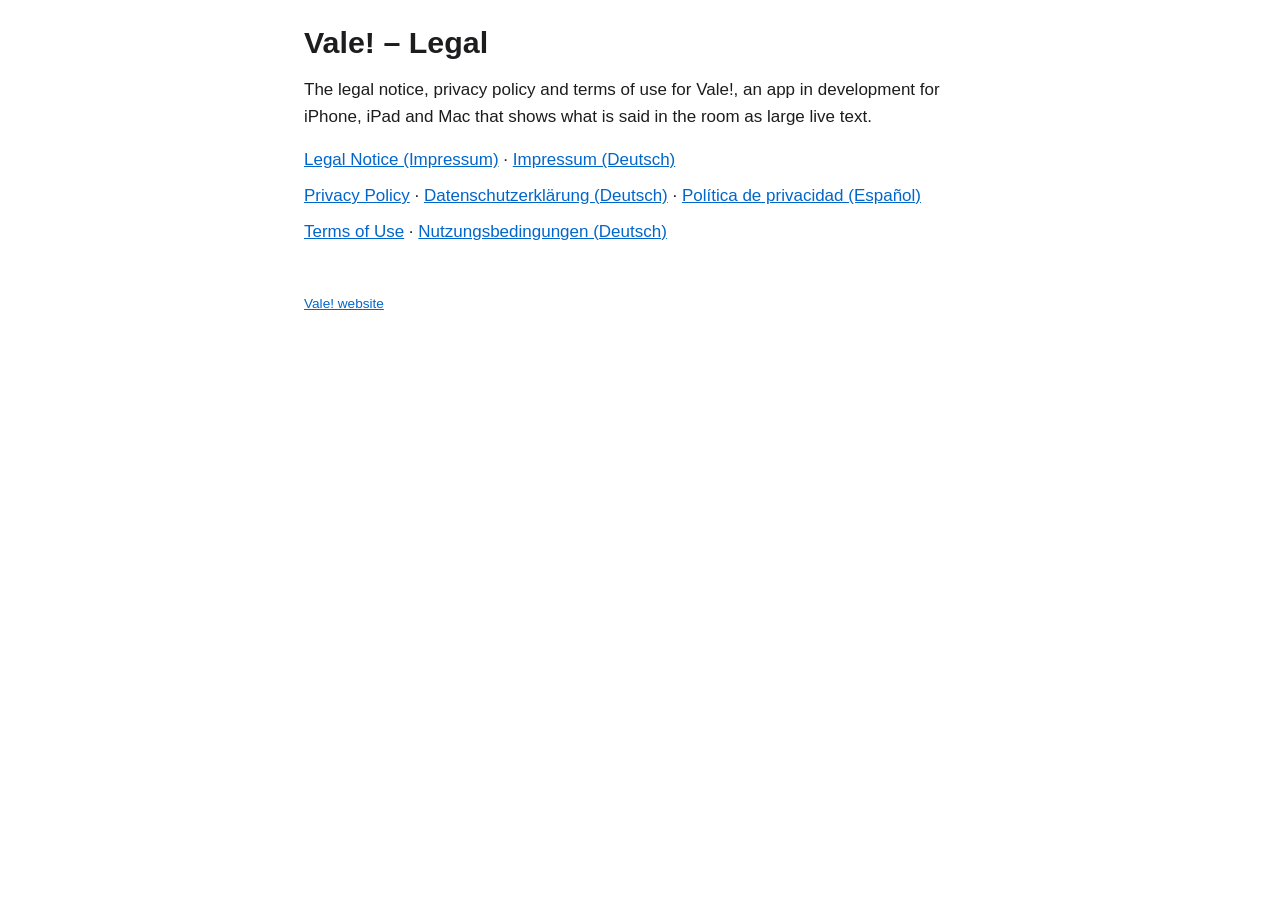
<file: index.html>
<!doctype html>
<html lang="en">
<head>
<meta charset="utf-8">
<meta name="viewport" content="width=device-width, initial-scale=1">
<title>Legal – Vale!</title>
<link rel="stylesheet" href="style.css">
</head>
<body>
<main>
<h1>Vale! – Legal</h1>
<p>The legal notice, privacy policy and terms of use for Vale!, an app in development for iPhone, iPad and Mac that shows what is said in the room as large live text.</p>
<ul class="docs">
<li><a href="impressum.en.html">Legal Notice (Impressum)</a> · <a href="impressum.de.html" lang="de">Impressum (Deutsch)</a></li>
<li><a href="datenschutzerklaerung.en.html">Privacy Policy</a> · <a href="datenschutzerklaerung.de.html" lang="de">Datenschutzerklärung (Deutsch)</a> · <a href="datenschutzerklaerung.es.html" lang="es">Política de privacidad (Español)</a></li>
<li><a href="nutzungsbedingungen.en.html">Terms of Use</a> · <a href="nutzungsbedingungen.de.html" lang="de">Nutzungsbedingungen (Deutsch)</a></li>
</ul>
<p class="seal"><a href="https://vale.mateoarenas.dev/">Vale! website</a></p>
</main>
</body>
</html>
</file>
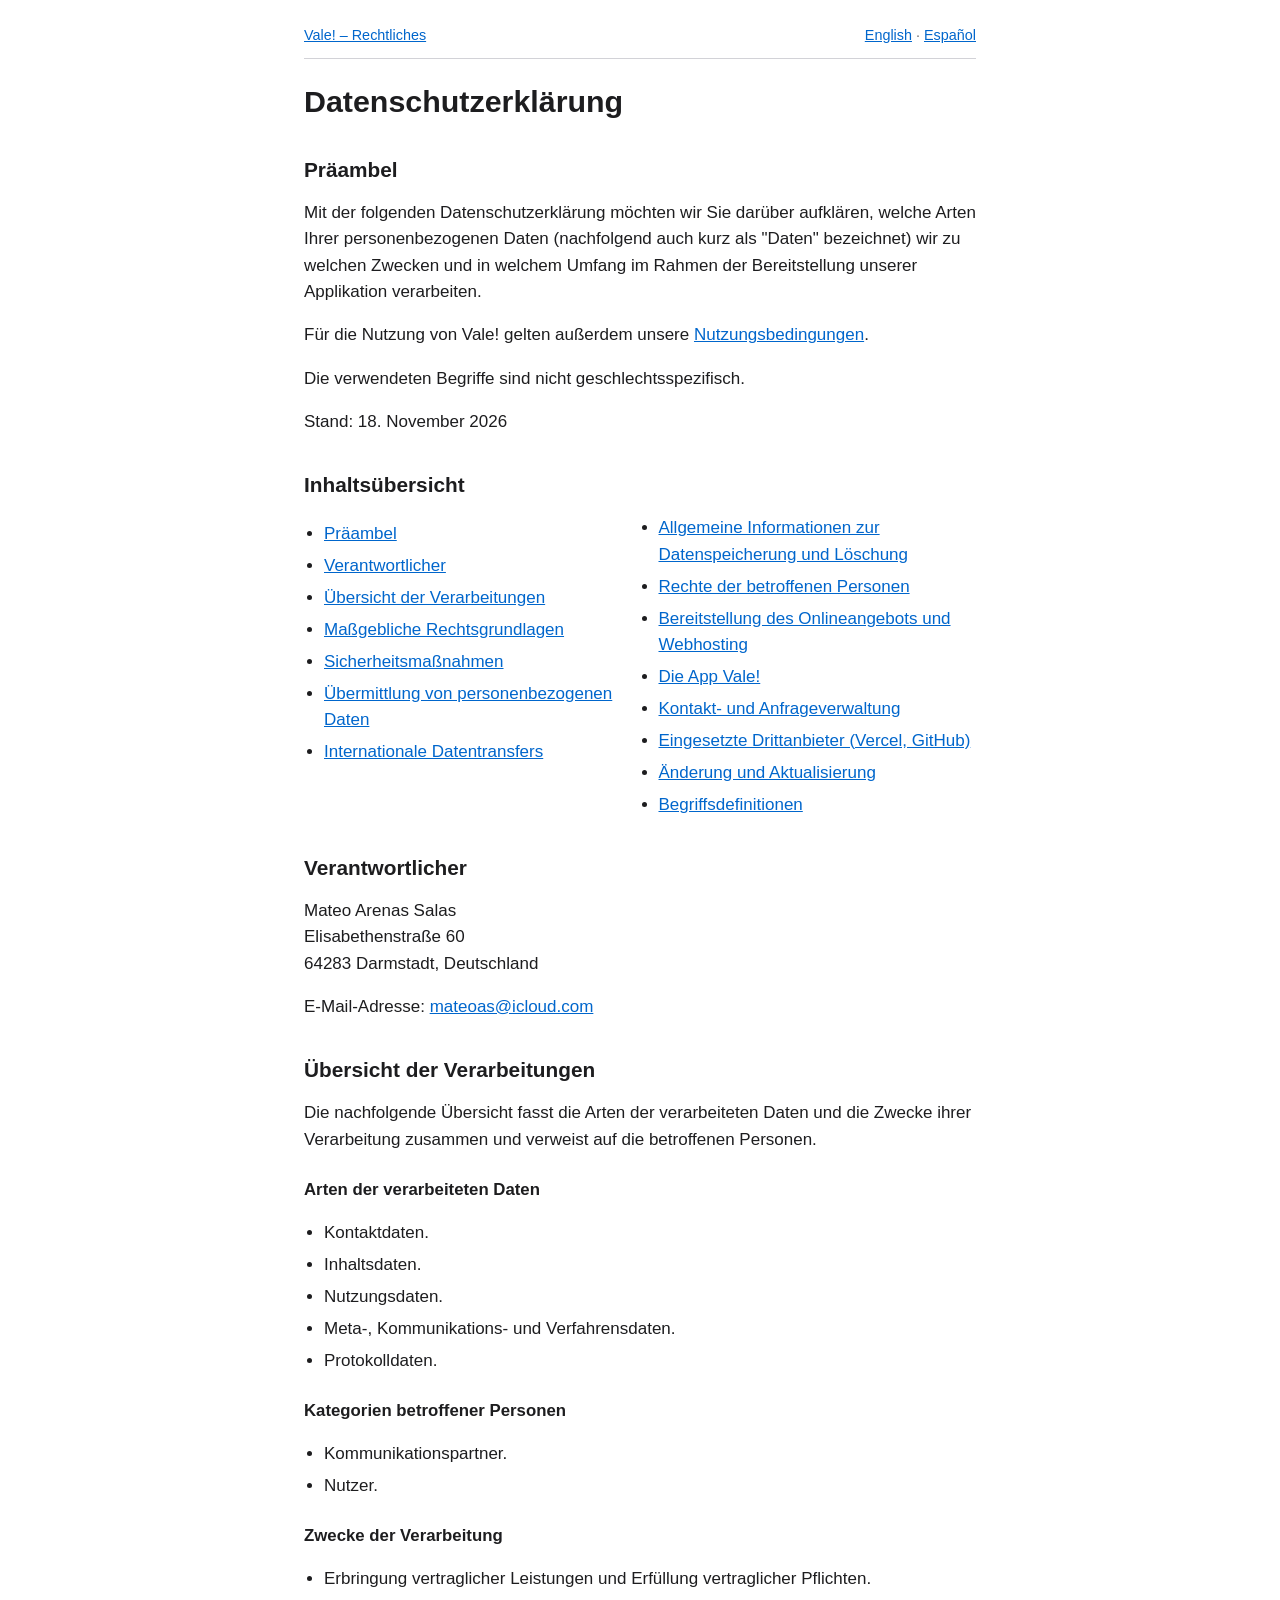
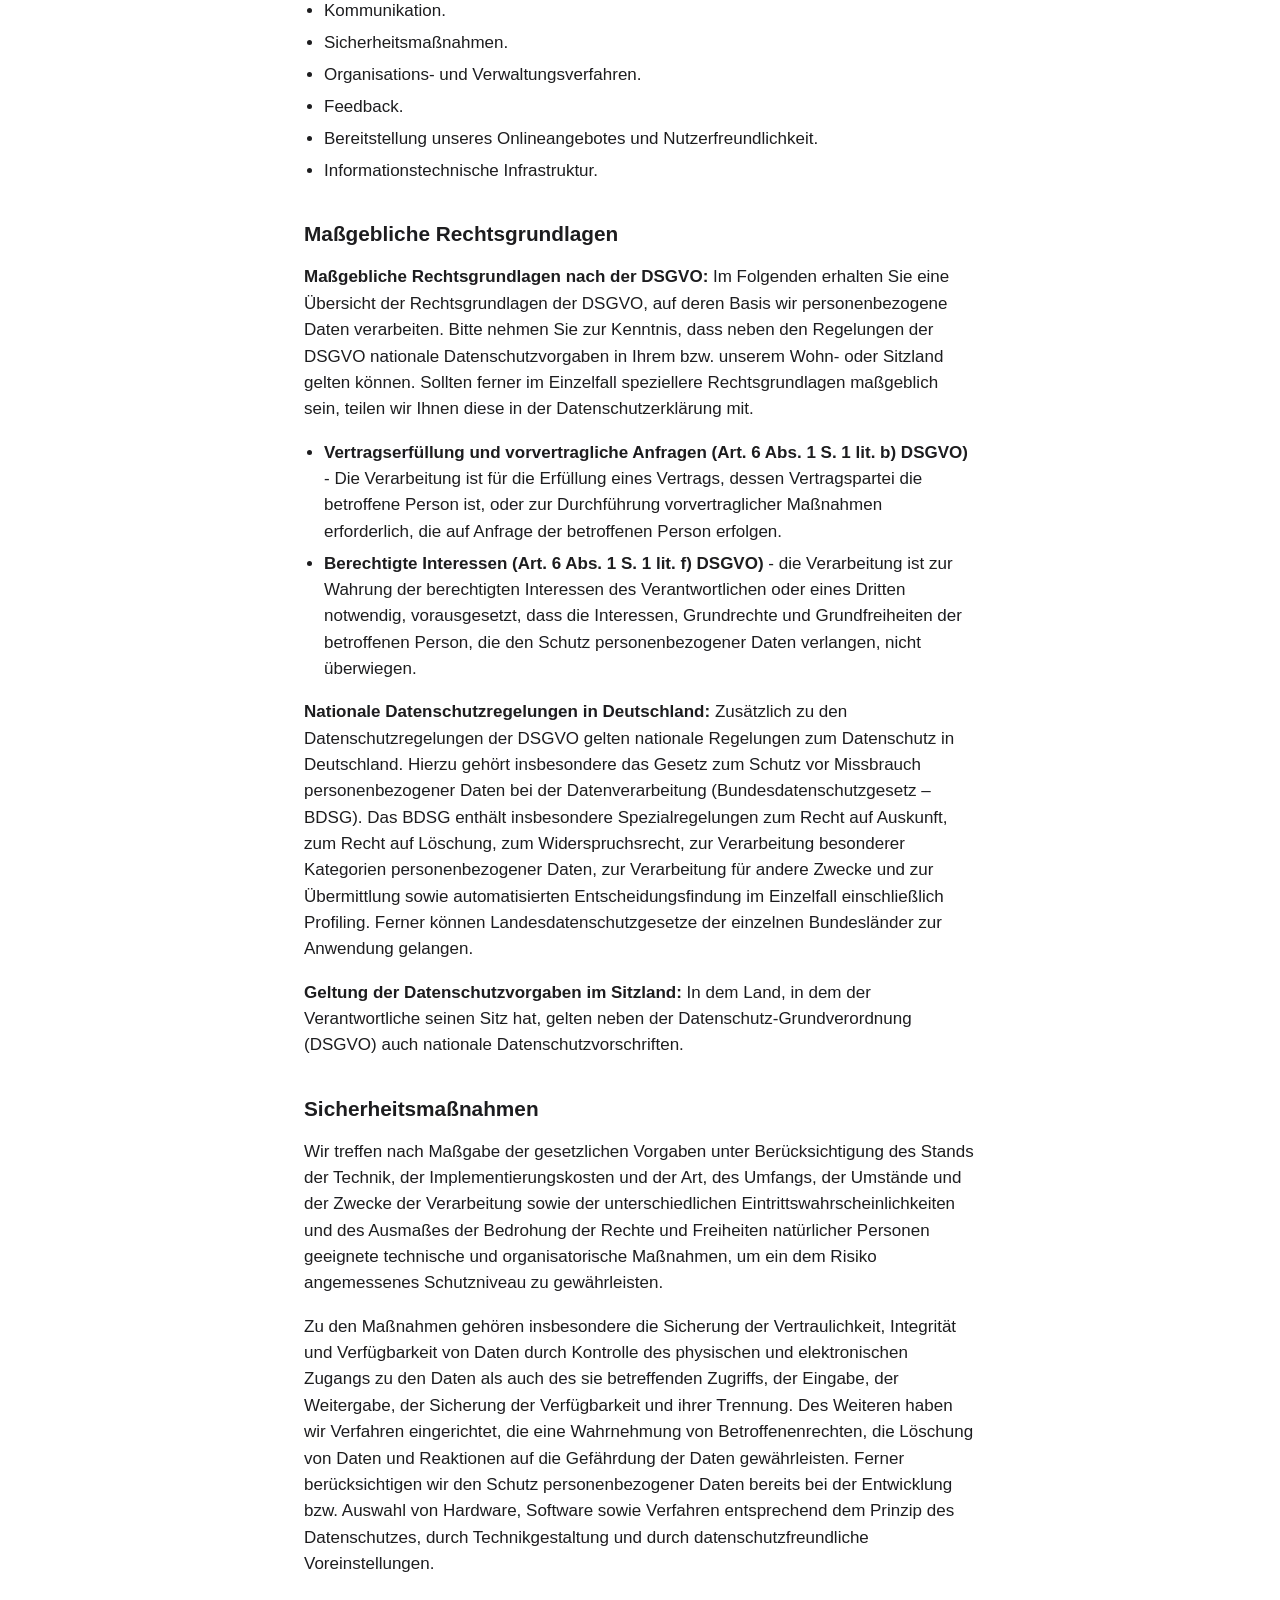
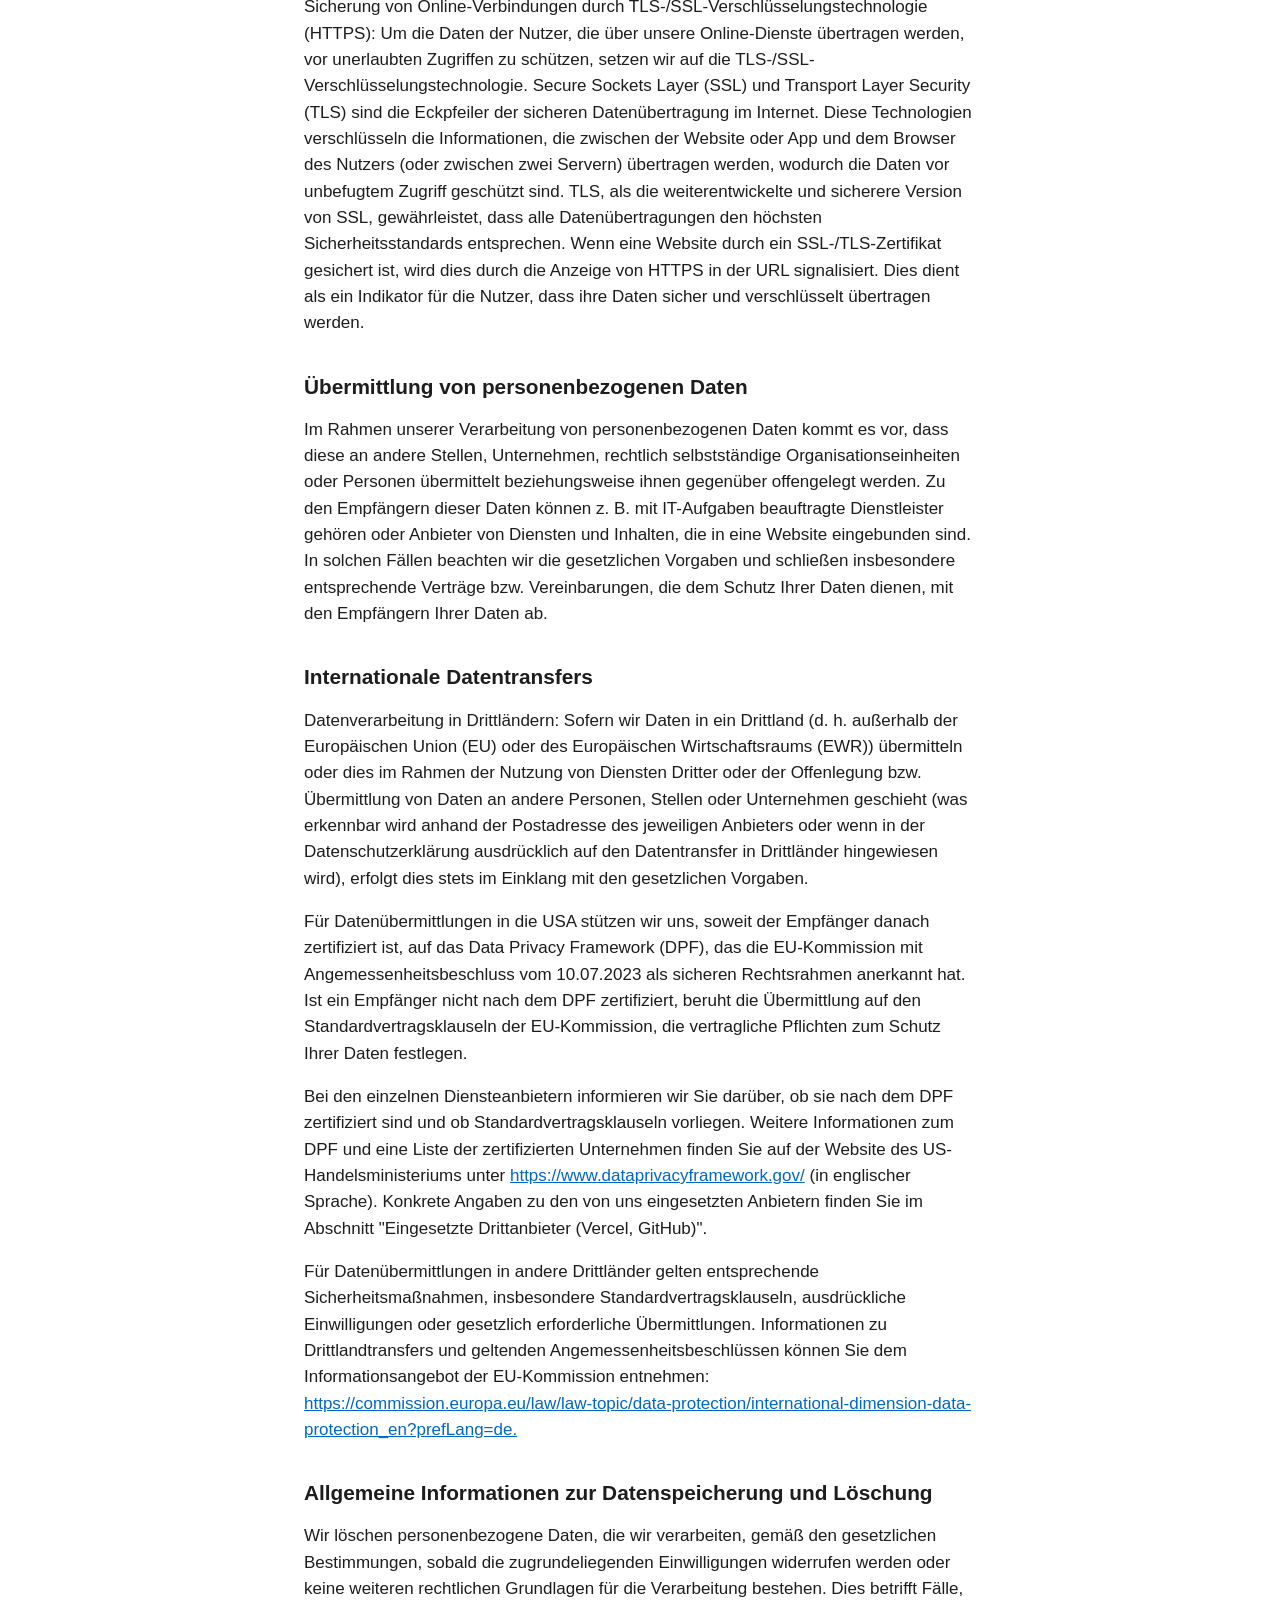
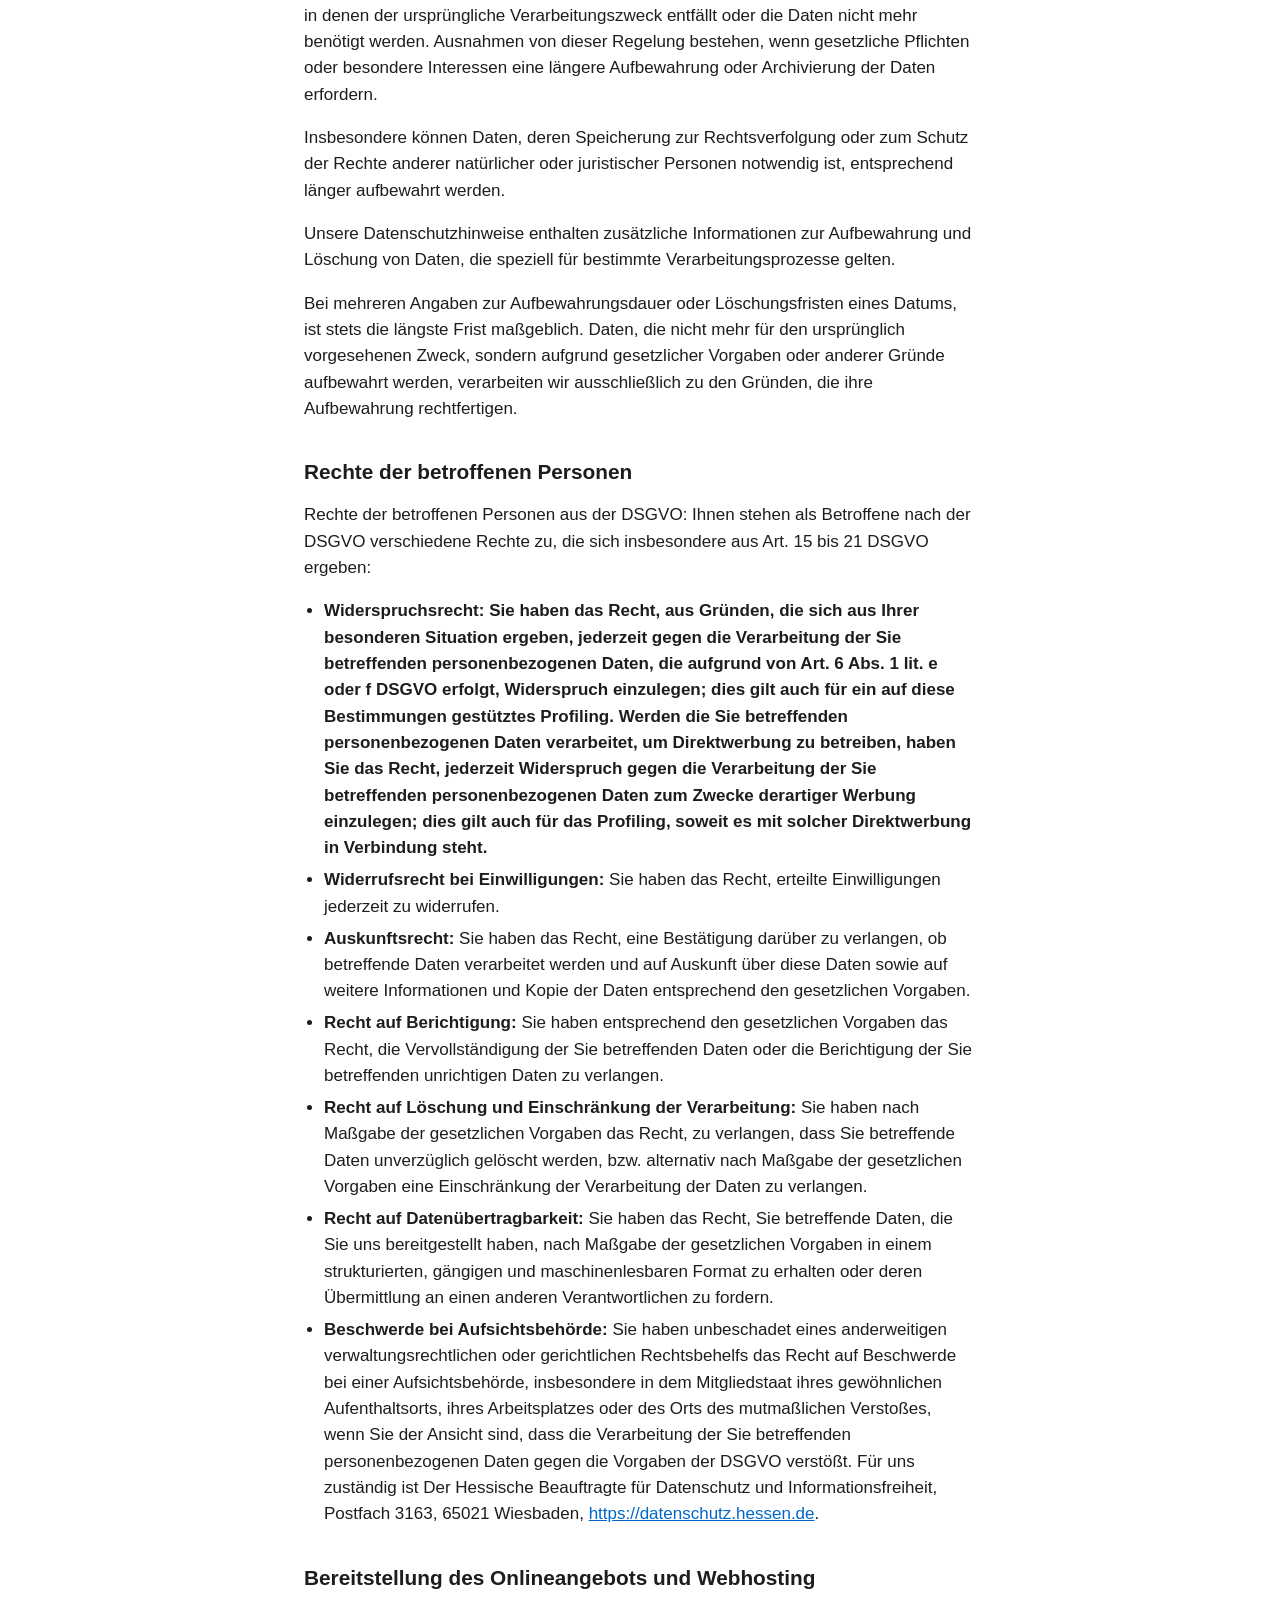
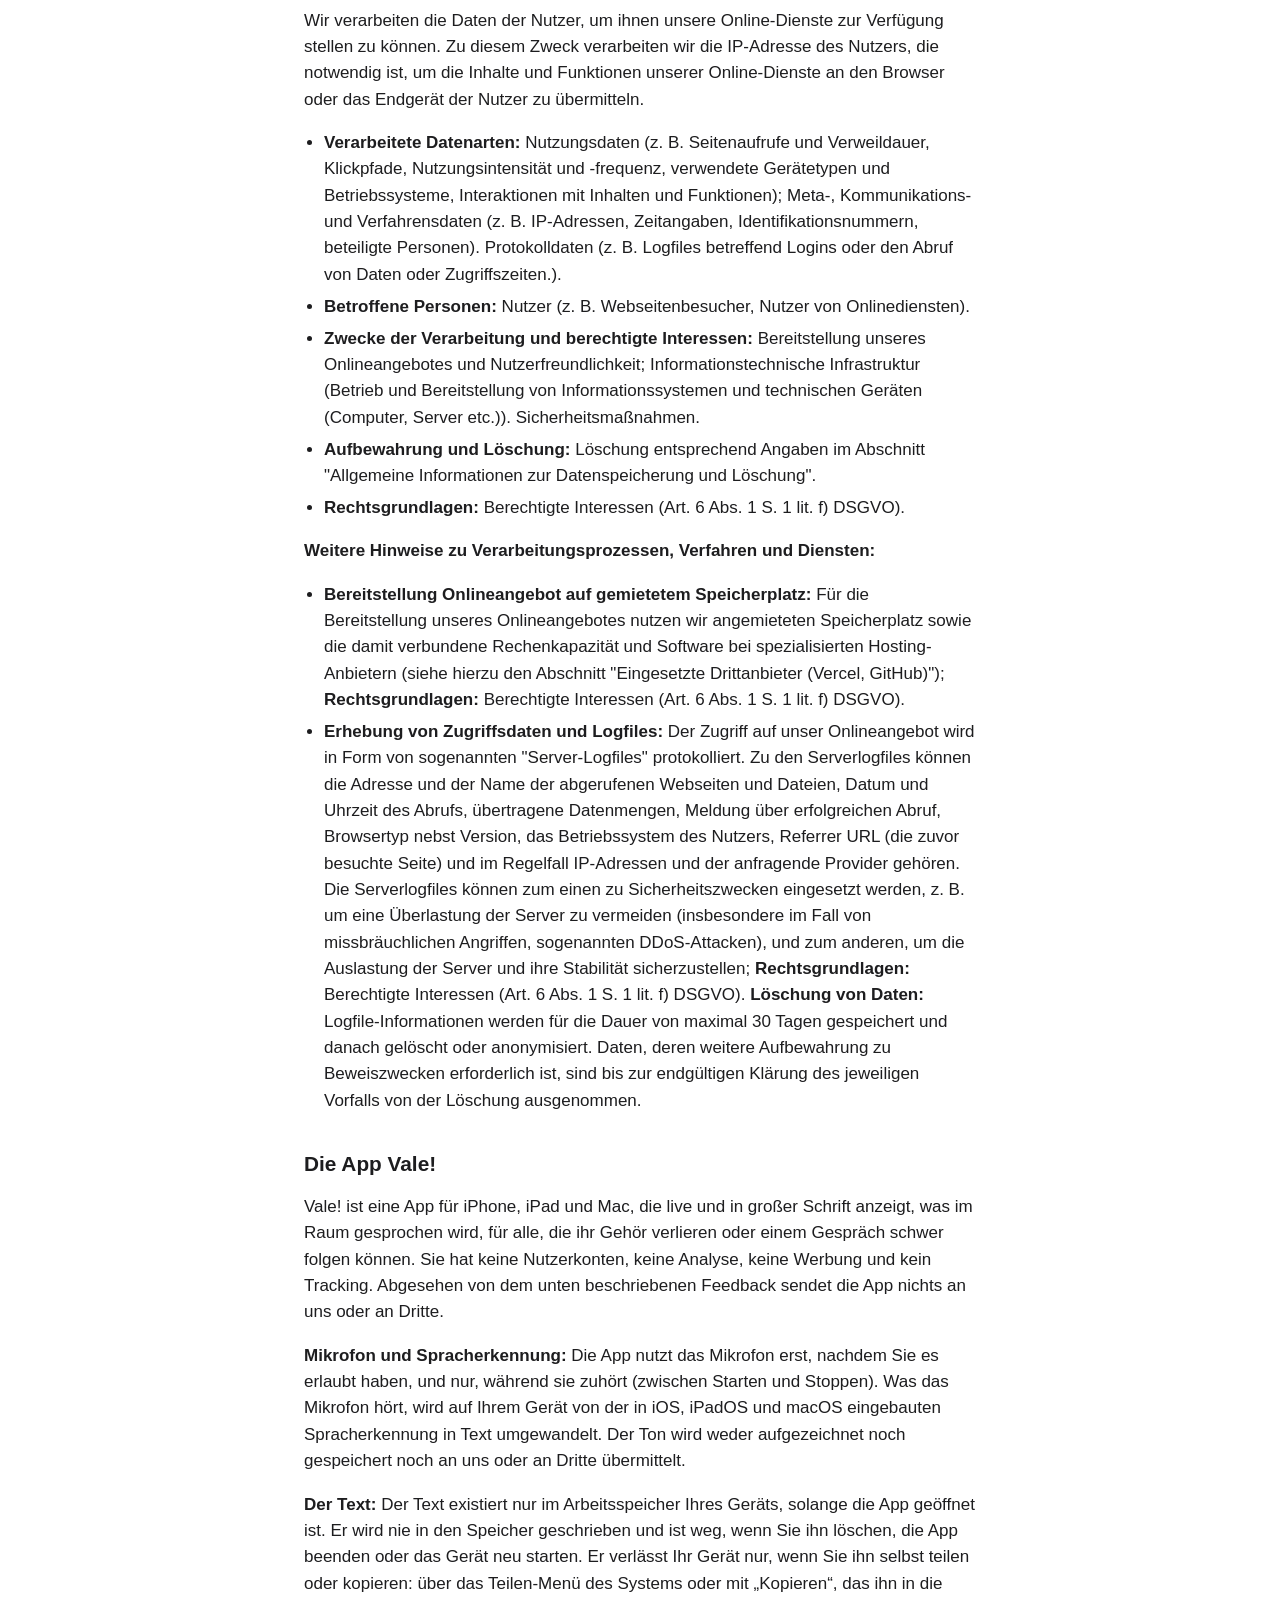
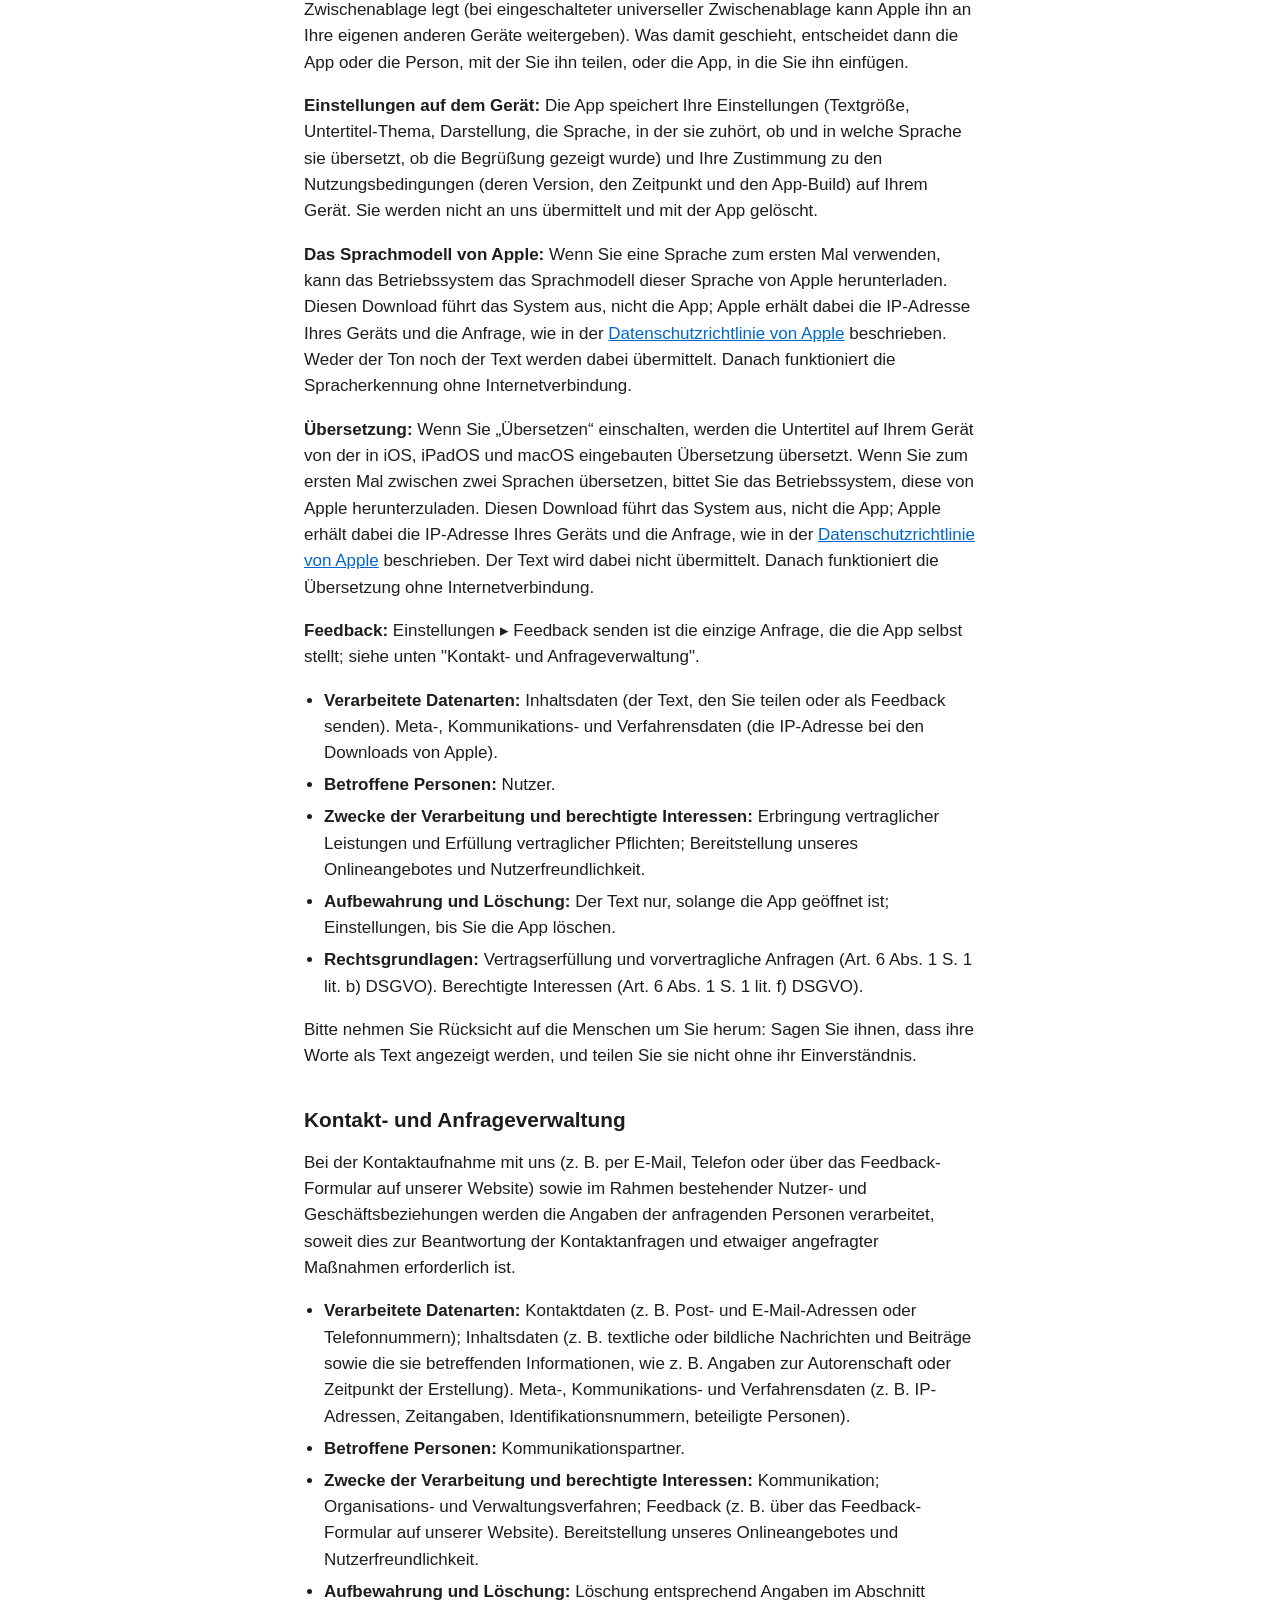
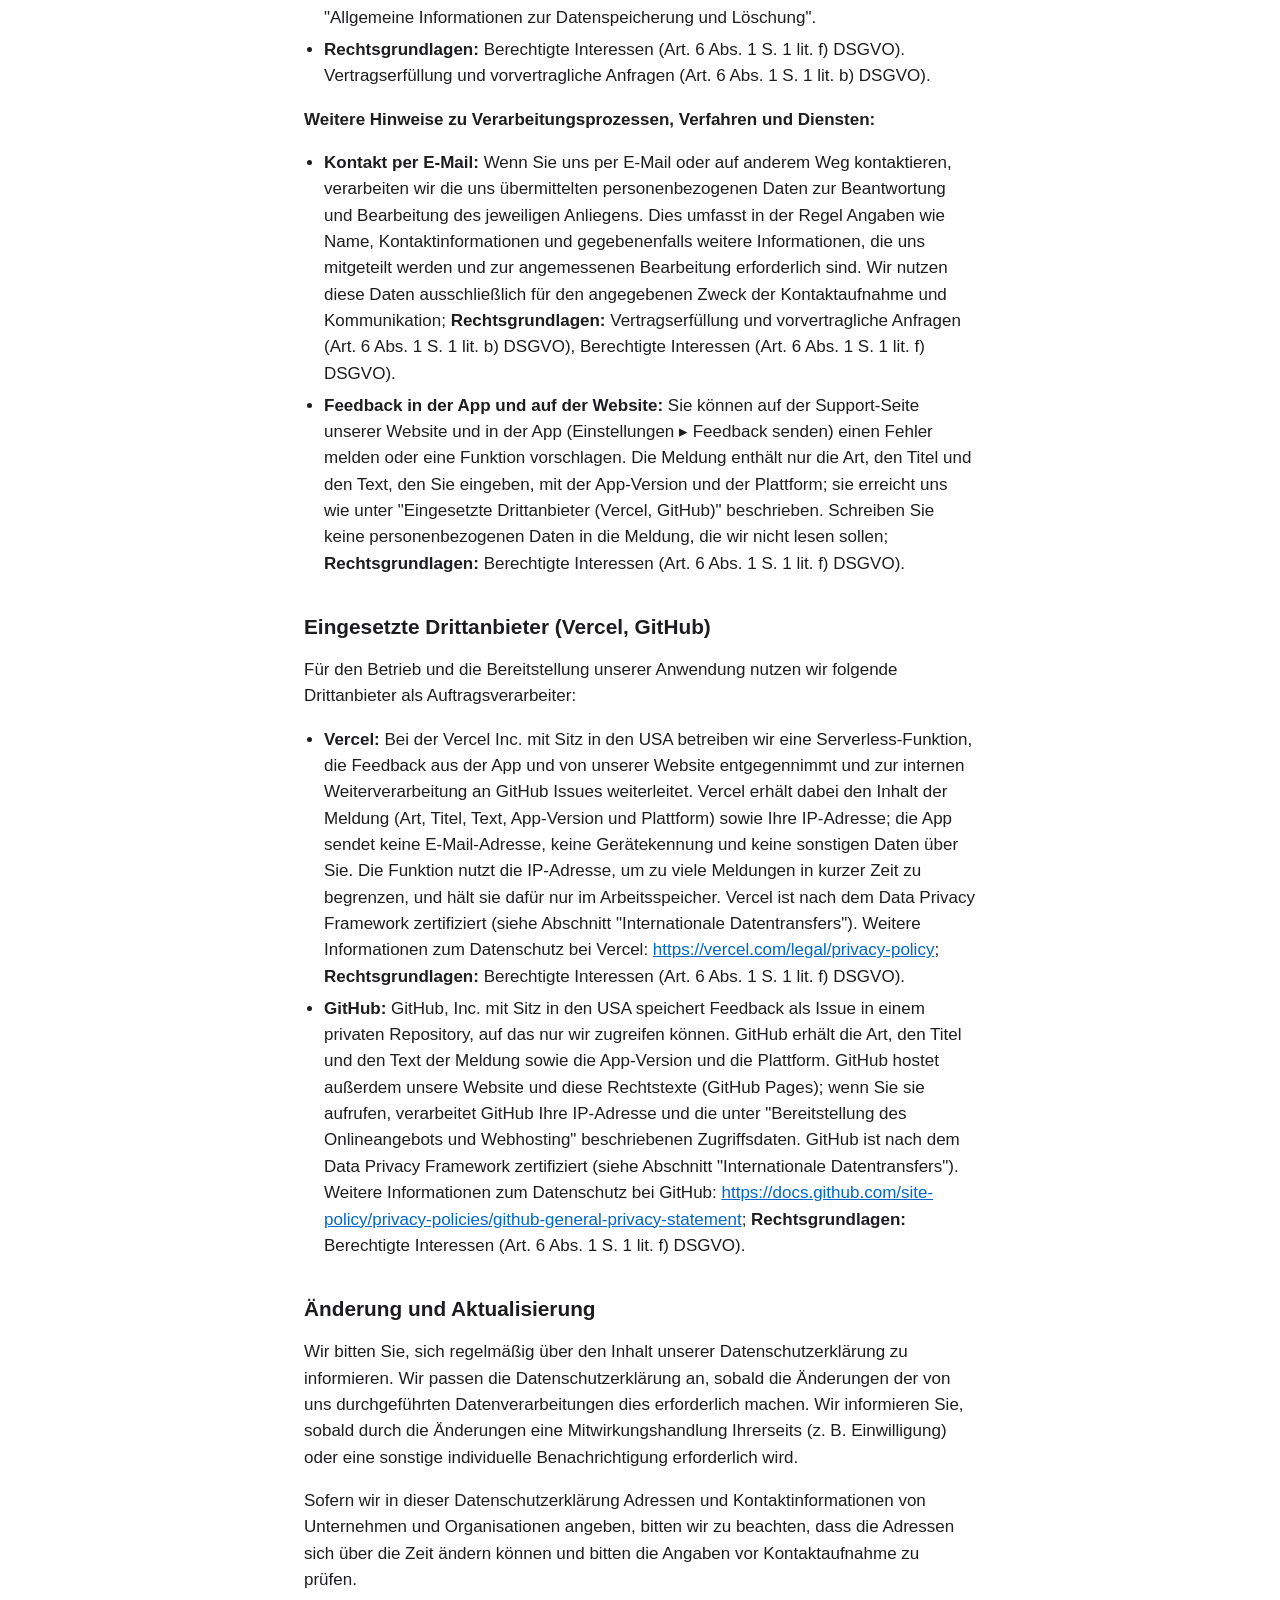
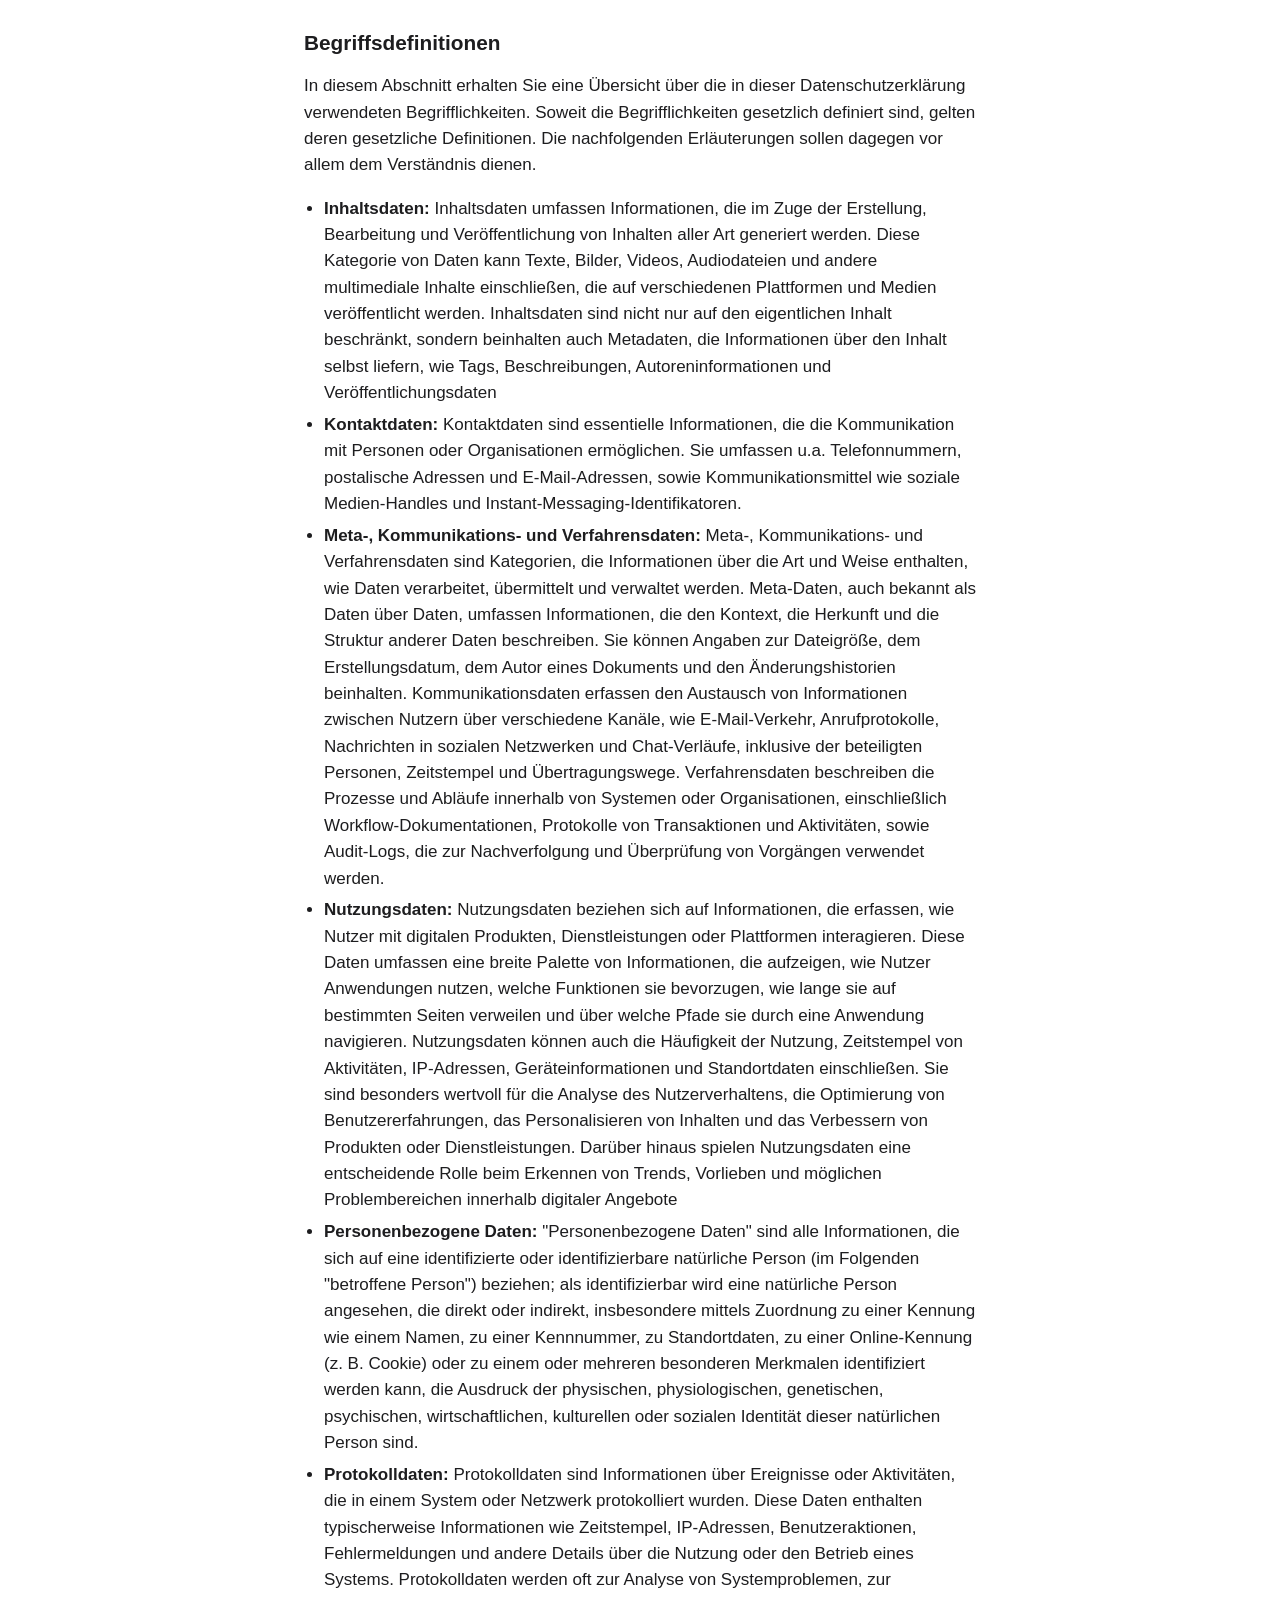
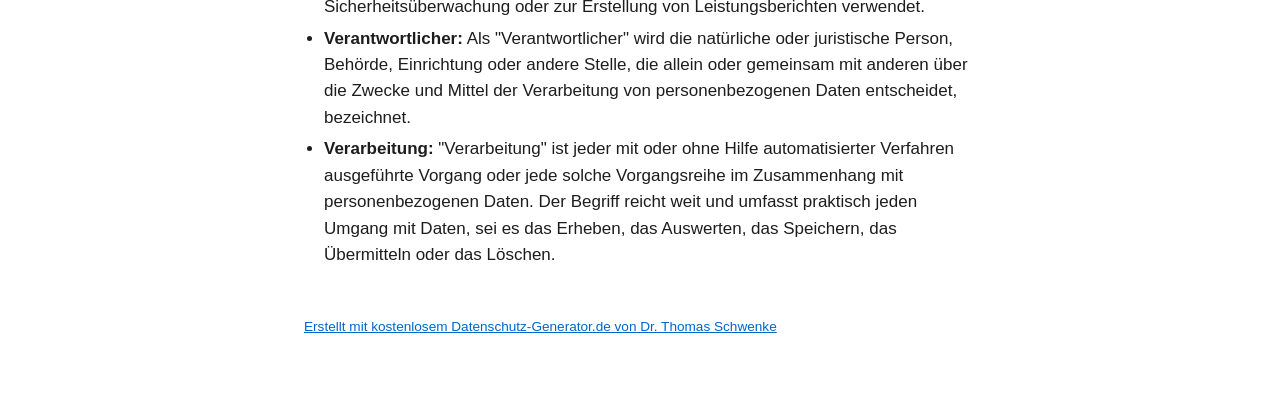
<file: datenschutzerklaerung.de.html>
<!doctype html>
<html lang="de">
<head>
<meta charset="utf-8">
<meta name="viewport" content="width=device-width, initial-scale=1">
<title>Datenschutzerklärung – Vale!</title>
<link rel="stylesheet" href="style.css">
<link rel="alternate" hreflang="en" href="datenschutzerklaerung.en.html">
<link rel="alternate" hreflang="es" href="datenschutzerklaerung.es.html">
</head>
<body>
<main>
<nav class="lang"><a href="./">Vale! – Rechtliches</a><span><a href="datenschutzerklaerung.en.html" hreflang="en" lang="en">English</a> · <a href="datenschutzerklaerung.es.html" hreflang="es" lang="es">Español</a></span></nav>
<!-- Document text below is unchanged; edit it in every language together. -->
<h1>Datenschutzerklärung</h1>
<h2 id="m4158">Präambel</h2>
<p>Mit der folgenden Datenschutzerklärung möchten wir Sie darüber aufklären, welche Arten Ihrer personenbezogenen Daten (nachfolgend auch kurz als "Daten" bezeichnet) wir zu welchen Zwecken und in welchem Umfang im Rahmen der Bereitstellung unserer Applikation verarbeiten.</p>
<p>Für die Nutzung von Vale! gelten außerdem unsere <a href="nutzungsbedingungen.de.html">Nutzungsbedingungen</a>.</p>
<p>Die verwendeten Begriffe sind nicht geschlechtsspezifisch.</p>

<p>Stand: 18. November 2026</p><h2>Inhaltsübersicht</h2> <ul class="index"><li><a class="index-link" href="#m4158">Präambel</a></li><li><a class="index-link" href="#m3">Verantwortlicher</a></li><li><a class="index-link" href="#mOverview">Übersicht der Verarbeitungen</a></li><li><a class="index-link" href="#m2427">Maßgebliche Rechtsgrundlagen</a></li><li><a class="index-link" href="#m27">Sicherheitsmaßnahmen</a></li><li><a class="index-link" href="#m25">Übermittlung von personenbezogenen Daten</a></li><li><a class="index-link" href="#m24">Internationale Datentransfers</a></li><li><a class="index-link" href="#m12">Allgemeine Informationen zur Datenspeicherung und Löschung</a></li><li><a class="index-link" href="#m10">Rechte der betroffenen Personen</a></li><li><a class="index-link" href="#m225">Bereitstellung des Onlineangebots und Webhosting</a></li><li><a class="index-link" href="#mApp">Die App Vale!</a></li><li><a class="index-link" href="#m182">Kontakt- und Anfrageverwaltung</a></li><li><a class="index-link" href="#mProviders">Eingesetzte Drittanbieter (Vercel, GitHub)</a></li><li><a class="index-link" href="#m15">Änderung und Aktualisierung</a></li><li><a class="index-link" href="#m42">Begriffsdefinitionen</a></li></ul><h2 id="m3">Verantwortlicher</h2><p>Mateo Arenas Salas<br>Elisabethenstraße 60<br>64283 Darmstadt, Deutschland<br></p>
<p>E-Mail-Adresse: <a href="mailto:mateoas@icloud.com">mateoas@icloud.com</a></p>

<h2 id="mOverview">Übersicht der Verarbeitungen</h2><p>Die nachfolgende Übersicht fasst die Arten der verarbeiteten Daten und die Zwecke ihrer Verarbeitung zusammen und verweist auf die betroffenen Personen.</p><h3>Arten der verarbeiteten Daten</h3>
<ul><li>Kontaktdaten.</li><li>Inhaltsdaten.</li><li>Nutzungsdaten.</li><li>Meta-, Kommunikations- und Verfahrensdaten.</li><li>Protokolldaten.</li></ul><h3>Kategorien betroffener Personen</h3><ul><li>Kommunikationspartner.</li><li>Nutzer.</li></ul><h3>Zwecke der Verarbeitung</h3><ul><li>Erbringung vertraglicher Leistungen und Erfüllung vertraglicher Pflichten.</li><li>Kommunikation.</li><li>Sicherheitsmaßnahmen.</li><li>Organisations- und Verwaltungsverfahren.</li><li>Feedback.</li><li>Bereitstellung unseres Onlineangebotes und Nutzerfreundlichkeit.</li><li>Informationstechnische Infrastruktur.</li></ul><h2 id="m2427">Maßgebliche Rechtsgrundlagen</h2><p><strong>Maßgebliche Rechtsgrundlagen nach der DSGVO: </strong>Im Folgenden erhalten Sie eine Übersicht der Rechtsgrundlagen der DSGVO, auf deren Basis wir personenbezogene Daten verarbeiten. Bitte nehmen Sie zur Kenntnis, dass neben den Regelungen der DSGVO nationale Datenschutzvorgaben in Ihrem bzw. unserem Wohn- oder Sitzland gelten können. Sollten ferner im Einzelfall speziellere Rechtsgrundlagen maßgeblich sein, teilen wir Ihnen diese in der Datenschutzerklärung mit.</p>
 <ul><li><strong>Vertragserfüllung und vorvertragliche Anfragen (Art. 6 Abs. 1 S. 1 lit. b) DSGVO)</strong> - Die Verarbeitung ist für die Erfüllung eines Vertrags, dessen Vertragspartei die betroffene Person ist, oder zur Durchführung vorvertraglicher Maßnahmen erforderlich, die auf Anfrage der betroffenen Person erfolgen.</li><li><strong>Berechtigte Interessen (Art. 6 Abs. 1 S. 1 lit. f) DSGVO)</strong> - die Verarbeitung ist zur Wahrung der berechtigten Interessen des Verantwortlichen oder eines Dritten notwendig, vorausgesetzt, dass die Interessen, Grundrechte und Grundfreiheiten der betroffenen Person, die den Schutz personenbezogener Daten verlangen, nicht überwiegen.</li></ul><p><strong>Nationale Datenschutzregelungen in Deutschland: </strong>Zusätzlich zu den Datenschutzregelungen der DSGVO gelten nationale Regelungen zum Datenschutz in Deutschland. Hierzu gehört insbesondere das Gesetz zum Schutz vor Missbrauch personenbezogener Daten bei der Datenverarbeitung (Bundesdatenschutzgesetz – BDSG). Das BDSG enthält insbesondere Spezialregelungen zum Recht auf Auskunft, zum Recht auf Löschung, zum Widerspruchsrecht, zur Verarbeitung besonderer Kategorien personenbezogener Daten, zur Verarbeitung für andere Zwecke und zur Übermittlung sowie automatisierten Entscheidungsfindung im Einzelfall einschließlich Profiling. Ferner können Landesdatenschutzgesetze der einzelnen Bundesländer zur Anwendung gelangen.</p>
<p><strong>Geltung der Datenschutzvorgaben im Sitzland: </strong>In dem Land, in dem der Verantwortliche seinen Sitz hat, gelten neben der Datenschutz-Grundverordnung (DSGVO) auch nationale Datenschutzvorschriften.</p>

<h2 id="m27">Sicherheitsmaßnahmen</h2><p>Wir treffen nach Maßgabe der gesetzlichen Vorgaben unter Berücksichtigung des Stands der Technik, der Implementierungskosten und der Art, des Umfangs, der Umstände und der Zwecke der Verarbeitung sowie der unterschiedlichen Eintrittswahrscheinlichkeiten und des Ausmaßes der Bedrohung der Rechte und Freiheiten natürlicher Personen geeignete technische und organisatorische Maßnahmen, um ein dem Risiko angemessenes Schutzniveau zu gewährleisten.</p>
<p>Zu den Maßnahmen gehören insbesondere die Sicherung der Vertraulichkeit, Integrität und Verfügbarkeit von Daten durch Kontrolle des physischen und elektronischen Zugangs zu den Daten als auch des sie betreffenden Zugriffs, der Eingabe, der Weitergabe, der Sicherung der Verfügbarkeit und ihrer Trennung. Des Weiteren haben wir Verfahren eingerichtet, die eine Wahrnehmung von Betroffenenrechten, die Löschung von Daten und Reaktionen auf die Gefährdung der Daten gewährleisten. Ferner berücksichtigen wir den Schutz personenbezogener Daten bereits bei der Entwicklung bzw. Auswahl von Hardware, Software sowie Verfahren entsprechend dem Prinzip des Datenschutzes, durch Technikgestaltung und durch datenschutzfreundliche Voreinstellungen.</p>
<p>Sicherung von Online-Verbindungen durch TLS-/SSL-Verschlüsselungstechnologie (HTTPS): Um die Daten der Nutzer, die über unsere Online-Dienste übertragen werden, vor unerlaubten Zugriffen zu schützen, setzen wir auf die TLS-/SSL-Verschlüsselungstechnologie. Secure Sockets Layer (SSL) und Transport Layer Security (TLS) sind die Eckpfeiler der sicheren Datenübertragung im Internet. Diese Technologien verschlüsseln die Informationen, die zwischen der Website oder App und dem Browser des Nutzers (oder zwischen zwei Servern) übertragen werden, wodurch die Daten vor unbefugtem Zugriff geschützt sind. TLS, als die weiterentwickelte und sicherere Version von SSL, gewährleistet, dass alle Datenübertragungen den höchsten Sicherheitsstandards entsprechen. Wenn eine Website durch ein SSL-/TLS-Zertifikat gesichert ist, wird dies durch die Anzeige von HTTPS in der URL signalisiert. Dies dient als ein Indikator für die Nutzer, dass ihre Daten sicher und verschlüsselt übertragen werden.</p>

<h2 id="m25">Übermittlung von personenbezogenen Daten</h2><p>Im Rahmen unserer Verarbeitung von personenbezogenen Daten kommt es vor, dass diese an andere Stellen, Unternehmen, rechtlich selbstständige Organisationseinheiten oder Personen übermittelt beziehungsweise ihnen gegenüber offengelegt werden. Zu den Empfängern dieser Daten können z.&nbsp;B. mit IT-Aufgaben beauftragte Dienstleister gehören oder Anbieter von Diensten und Inhalten, die in eine Website eingebunden sind. In solchen Fällen beachten wir die gesetzlichen Vorgaben und schließen insbesondere entsprechende Verträge bzw. Vereinbarungen, die dem Schutz Ihrer Daten dienen, mit den Empfängern Ihrer Daten ab.</p>

<h2 id="m24">Internationale Datentransfers</h2><p>Datenverarbeitung in Drittländern: Sofern wir Daten in ein Drittland (d. h. außerhalb der Europäischen Union (EU) oder des Europäischen Wirtschaftsraums (EWR)) übermitteln oder dies im Rahmen der Nutzung von Diensten Dritter oder der Offenlegung bzw. Übermittlung von Daten an andere Personen, Stellen oder Unternehmen geschieht (was erkennbar wird anhand der Postadresse des jeweiligen Anbieters oder wenn in der Datenschutzerklärung ausdrücklich auf den Datentransfer in Drittländer hingewiesen wird), erfolgt dies stets im Einklang mit den gesetzlichen Vorgaben.</p>
<p>Für Datenübermittlungen in die USA stützen wir uns, soweit der Empfänger danach zertifiziert ist, auf das Data Privacy Framework (DPF), das die EU-Kommission mit Angemessenheitsbeschluss vom 10.07.2023 als sicheren Rechtsrahmen anerkannt hat. Ist ein Empfänger nicht nach dem DPF zertifiziert, beruht die Übermittlung auf den Standardvertragsklauseln der EU-Kommission, die vertragliche Pflichten zum Schutz Ihrer Daten festlegen.</p>
<p>Bei den einzelnen Diensteanbietern informieren wir Sie darüber, ob sie nach dem DPF zertifiziert sind und ob Standardvertragsklauseln vorliegen. Weitere Informationen zum DPF und eine Liste der zertifizierten Unternehmen finden Sie auf der Website des US-Handelsministeriums unter <a href="https://www.dataprivacyframework.gov/" target="_blank">https://www.dataprivacyframework.gov/</a> (in englischer Sprache). Konkrete Angaben zu den von uns eingesetzten Anbietern finden Sie im Abschnitt "Eingesetzte Drittanbieter (Vercel, GitHub)".</p>
<p>Für Datenübermittlungen in andere Drittländer gelten entsprechende Sicherheitsmaßnahmen, insbesondere Standardvertragsklauseln, ausdrückliche Einwilligungen oder gesetzlich erforderliche Übermittlungen. Informationen zu Drittlandtransfers und geltenden Angemessenheitsbeschlüssen können Sie dem Informationsangebot der EU-Kommission entnehmen: <a href="https://commission.europa.eu/law/law-topic/data-protection/international-dimension-data-protection_en?prefLang=de" target="_blank">https://commission.europa.eu/law/law-topic/data-protection/international-dimension-data-protection_en?prefLang=de.</a></p>

<h2 id="m12">Allgemeine Informationen zur Datenspeicherung und Löschung</h2><p>Wir löschen personenbezogene Daten, die wir verarbeiten, gemäß den gesetzlichen Bestimmungen, sobald die zugrundeliegenden Einwilligungen widerrufen werden oder keine weiteren rechtlichen Grundlagen für die Verarbeitung bestehen. Dies betrifft Fälle, in denen der ursprüngliche Verarbeitungszweck entfällt oder die Daten nicht mehr benötigt werden. Ausnahmen von dieser Regelung bestehen, wenn gesetzliche Pflichten oder besondere Interessen eine längere Aufbewahrung oder Archivierung der Daten erfordern.</p>
<p>Insbesondere können Daten, deren Speicherung zur Rechtsverfolgung oder zum Schutz der Rechte anderer natürlicher oder juristischer Personen notwendig ist, entsprechend länger aufbewahrt werden.</p>
<p>Unsere Datenschutzhinweise enthalten zusätzliche Informationen zur Aufbewahrung und Löschung von Daten, die speziell für bestimmte Verarbeitungsprozesse gelten.</p>
<p>Bei mehreren Angaben zur Aufbewahrungsdauer oder Löschungsfristen eines Datums, ist stets die längste Frist maßgeblich. Daten, die nicht mehr für den ursprünglich vorgesehenen Zweck, sondern aufgrund gesetzlicher Vorgaben oder anderer Gründe aufbewahrt werden, verarbeiten wir ausschließlich zu den Gründen, die ihre Aufbewahrung rechtfertigen.</p>

<h2 id="m10">Rechte der betroffenen Personen</h2><p>Rechte der betroffenen Personen aus der DSGVO: Ihnen stehen als Betroffene nach der DSGVO verschiedene Rechte zu, die sich insbesondere aus Art. 15 bis 21 DSGVO ergeben:</p><ul><li><strong>Widerspruchsrecht: Sie haben das Recht, aus Gründen, die sich aus Ihrer besonderen Situation ergeben, jederzeit gegen die Verarbeitung der Sie betreffenden personenbezogenen Daten, die aufgrund von Art. 6 Abs. 1 lit. e oder f DSGVO erfolgt, Widerspruch einzulegen; dies gilt auch für ein auf diese Bestimmungen gestütztes Profiling. Werden die Sie betreffenden personenbezogenen Daten verarbeitet, um Direktwerbung zu betreiben, haben Sie das Recht, jederzeit Widerspruch gegen die Verarbeitung der Sie betreffenden personenbezogenen Daten zum Zwecke derartiger Werbung einzulegen; dies gilt auch für das Profiling, soweit es mit solcher Direktwerbung in Verbindung steht.</strong></li><li><strong>Widerrufsrecht bei Einwilligungen:</strong> Sie haben das Recht, erteilte Einwilligungen jederzeit zu widerrufen.</li><li><strong>Auskunftsrecht:</strong> Sie haben das Recht, eine Bestätigung darüber zu verlangen, ob betreffende Daten verarbeitet werden und auf Auskunft über diese Daten sowie auf weitere Informationen und Kopie der Daten entsprechend den gesetzlichen Vorgaben.</li><li><strong>Recht auf Berichtigung:</strong> Sie haben entsprechend den gesetzlichen Vorgaben das Recht, die Vervollständigung der Sie betreffenden Daten oder die Berichtigung der Sie betreffenden unrichtigen Daten zu verlangen.</li><li><strong>Recht auf Löschung und Einschränkung der Verarbeitung:</strong> Sie haben nach Maßgabe der gesetzlichen Vorgaben das Recht, zu verlangen, dass Sie betreffende Daten unverzüglich gelöscht werden, bzw. alternativ nach Maßgabe der gesetzlichen Vorgaben eine Einschränkung der Verarbeitung der Daten zu verlangen.</li><li><strong>Recht auf Datenübertragbarkeit:</strong> Sie haben das Recht, Sie betreffende Daten, die Sie uns bereitgestellt haben, nach Maßgabe der gesetzlichen Vorgaben in einem strukturierten, gängigen und maschinenlesbaren Format zu erhalten oder deren Übermittlung an einen anderen Verantwortlichen zu fordern.</li><li><strong>Beschwerde bei Aufsichtsbehörde:</strong> Sie haben unbeschadet eines anderweitigen verwaltungsrechtlichen oder gerichtlichen Rechtsbehelfs das Recht auf Beschwerde bei einer Aufsichtsbehörde, insbesondere in dem Mitgliedstaat ihres gewöhnlichen Aufenthaltsorts, ihres Arbeitsplatzes oder des Orts des mutmaßlichen Verstoßes, wenn Sie der Ansicht sind, dass die Verarbeitung der Sie betreffenden personenbezogenen Daten gegen die Vorgaben der DSGVO verstößt. Für uns zuständig ist Der Hessische Beauftragte für Datenschutz und Informationsfreiheit, Postfach 3163, 65021 Wiesbaden, <a href="https://datenschutz.hessen.de" target="_blank">https://datenschutz.hessen.de</a>.</li></ul>

<h2 id="m225">Bereitstellung des Onlineangebots und Webhosting</h2><p>Wir verarbeiten die Daten der Nutzer, um ihnen unsere Online-Dienste zur Verfügung stellen zu können. Zu diesem Zweck verarbeiten wir die IP-Adresse des Nutzers, die notwendig ist, um die Inhalte und Funktionen unserer Online-Dienste an den Browser oder das Endgerät der Nutzer zu übermitteln.</p>
<ul class="m-elements"><li><strong>Verarbeitete Datenarten:</strong> Nutzungsdaten (z. B. Seitenaufrufe und Verweildauer, Klickpfade, Nutzungsintensität und -frequenz, verwendete Gerätetypen und Betriebssysteme, Interaktionen mit Inhalten und Funktionen); Meta-, Kommunikations- und Verfahrensdaten (z. B. IP-Adressen, Zeitangaben, Identifikationsnummern, beteiligte Personen). Protokolldaten (z.&nbsp;B. Logfiles betreffend Logins oder den Abruf von Daten oder Zugriffszeiten.).</li><li><strong>Betroffene Personen:</strong> Nutzer (z.&nbsp;B. Webseitenbesucher, Nutzer von Onlinediensten).</li><li><strong>Zwecke der Verarbeitung und berechtigte Interessen:</strong> Bereitstellung unseres Onlineangebotes und Nutzerfreundlichkeit; Informationstechnische Infrastruktur (Betrieb und Bereitstellung von Informationssystemen und technischen Geräten (Computer, Server etc.)). Sicherheitsmaßnahmen.</li><li><strong>Aufbewahrung und Löschung:</strong> Löschung entsprechend Angaben im Abschnitt "Allgemeine Informationen zur Datenspeicherung und Löschung".</li><li class=""><strong>Rechtsgrundlagen:</strong> Berechtigte Interessen (Art. 6 Abs. 1 S. 1 lit. f) DSGVO).</li></ul><p><strong>Weitere Hinweise zu Verarbeitungsprozessen, Verfahren und Diensten:</strong></p><ul class="m-elements"><li><strong>Bereitstellung Onlineangebot auf gemietetem Speicherplatz: </strong>Für die Bereitstellung unseres Onlineangebotes nutzen wir angemieteten Speicherplatz sowie die damit verbundene Rechenkapazität und Software bei spezialisierten Hosting-Anbietern (siehe hierzu den Abschnitt "Eingesetzte Drittanbieter (Vercel, GitHub)"); <span class=""><strong>Rechtsgrundlagen:</strong> Berechtigte Interessen (Art. 6 Abs. 1 S. 1 lit. f) DSGVO).</span></li><li><strong>Erhebung von Zugriffsdaten und Logfiles: </strong>Der Zugriff auf unser Onlineangebot wird in Form von sogenannten "Server-Logfiles" protokolliert. Zu den Serverlogfiles können die Adresse und der Name der abgerufenen Webseiten und Dateien, Datum und Uhrzeit des Abrufs, übertragene Datenmengen, Meldung über erfolgreichen Abruf, Browsertyp nebst Version, das Betriebssystem des Nutzers, Referrer URL (die zuvor besuchte Seite) und im Regelfall IP-Adressen und der anfragende Provider gehören. Die Serverlogfiles können zum einen zu Sicherheitszwecken eingesetzt werden, z.&nbsp;B. um eine Überlastung der Server zu vermeiden (insbesondere im Fall von missbräuchlichen Angriffen, sogenannten DDoS-Attacken), und zum anderen, um die Auslastung der Server und ihre Stabilität sicherzustellen; <span class=""><strong>Rechtsgrundlagen:</strong> Berechtigte Interessen (Art. 6 Abs. 1 S. 1 lit. f) DSGVO). </span><strong>Löschung von Daten:</strong> Logfile-Informationen werden für die Dauer von maximal 30 Tagen gespeichert und danach gelöscht oder anonymisiert. Daten, deren weitere Aufbewahrung zu Beweiszwecken erforderlich ist, sind bis zur endgültigen Klärung des jeweiligen Vorfalls von der Löschung ausgenommen.</li></ul>
<h2 id="mApp">Die App Vale!</h2><p>Vale! ist eine App für iPhone, iPad und Mac, die live und in großer Schrift anzeigt, was im Raum gesprochen wird, für alle, die ihr Gehör verlieren oder einem Gespräch schwer folgen können. Sie hat keine Nutzerkonten, keine Analyse, keine Werbung und kein Tracking. Abgesehen von dem unten beschriebenen Feedback sendet die App nichts an uns oder an Dritte.</p><p><strong>Mikrofon und Spracherkennung: </strong>Die App nutzt das Mikrofon erst, nachdem Sie es erlaubt haben, und nur, während sie zuhört (zwischen Starten und Stoppen). Was das Mikrofon hört, wird auf Ihrem Gerät von der in iOS, iPadOS und macOS eingebauten Spracherkennung in Text umgewandelt. Der Ton wird weder aufgezeichnet noch gespeichert noch an uns oder an Dritte übermittelt.</p><p><strong>Der Text: </strong>Der Text existiert nur im Arbeitsspeicher Ihres Geräts, solange die App geöffnet ist. Er wird nie in den Speicher geschrieben und ist weg, wenn Sie ihn löschen, die App beenden oder das Gerät neu starten. Er verlässt Ihr Gerät nur, wenn Sie ihn selbst teilen oder kopieren: über das Teilen-Menü des Systems oder mit „Kopieren“, das ihn in die Zwischenablage legt (bei eingeschalteter universeller Zwischenablage kann Apple ihn an Ihre eigenen anderen Geräte weitergeben). Was damit geschieht, entscheidet dann die App oder die Person, mit der Sie ihn teilen, oder die App, in die Sie ihn einfügen.</p><p><strong>Einstellungen auf dem Gerät: </strong>Die App speichert Ihre Einstellungen (Textgröße, Untertitel-Thema, Darstellung, die Sprache, in der sie zuhört, ob und in welche Sprache sie übersetzt, ob die Begrüßung gezeigt wurde) und Ihre Zustimmung zu den Nutzungsbedingungen (deren Version, den Zeitpunkt und den App-Build) auf Ihrem Gerät. Sie werden nicht an uns übermittelt und mit der App gelöscht.</p><p><strong>Das Sprachmodell von Apple: </strong>Wenn Sie eine Sprache zum ersten Mal verwenden, kann das Betriebssystem das Sprachmodell dieser Sprache von Apple herunterladen. Diesen Download führt das System aus, nicht die App; Apple erhält dabei die IP-Adresse Ihres Geräts und die Anfrage, wie in der <a href="https://www.apple.com/de/legal/privacy/de-ww/" target="_blank">Datenschutzrichtlinie von Apple</a> beschrieben. Weder der Ton noch der Text werden dabei übermittelt. Danach funktioniert die Spracherkennung ohne Internetverbindung.</p><p><strong>Übersetzung: </strong>Wenn Sie „Übersetzen“ einschalten, werden die Untertitel auf Ihrem Gerät von der in iOS, iPadOS und macOS eingebauten Übersetzung übersetzt. Wenn Sie zum ersten Mal zwischen zwei Sprachen übersetzen, bittet Sie das Betriebssystem, diese von Apple herunterzuladen. Diesen Download führt das System aus, nicht die App; Apple erhält dabei die IP-Adresse Ihres Geräts und die Anfrage, wie in der <a href="https://www.apple.com/de/legal/privacy/de-ww/" target="_blank">Datenschutzrichtlinie von Apple</a> beschrieben. Der Text wird dabei nicht übermittelt. Danach funktioniert die Übersetzung ohne Internetverbindung.</p><p><strong>Feedback: </strong>Einstellungen ▸ Feedback senden ist die einzige Anfrage, die die App selbst stellt; siehe unten "Kontakt- und Anfrageverwaltung".</p><ul class="m-elements"><li><strong>Verarbeitete Datenarten:</strong> Inhaltsdaten (der Text, den Sie teilen oder als Feedback senden). Meta-, Kommunikations- und Verfahrensdaten (die IP-Adresse bei den Downloads von Apple).</li><li><strong>Betroffene Personen:</strong> Nutzer.</li><li><strong>Zwecke der Verarbeitung und berechtigte Interessen:</strong> Erbringung vertraglicher Leistungen und Erfüllung vertraglicher Pflichten; Bereitstellung unseres Onlineangebotes und Nutzerfreundlichkeit.</li><li><strong>Aufbewahrung und Löschung:</strong> Der Text nur, solange die App geöffnet ist; Einstellungen, bis Sie die App löschen.</li><li class=""><strong>Rechtsgrundlagen:</strong> Vertragserfüllung und vorvertragliche Anfragen (Art. 6 Abs. 1 S. 1 lit. b) DSGVO). Berechtigte Interessen (Art. 6 Abs. 1 S. 1 lit. f) DSGVO).</li></ul><p>Bitte nehmen Sie Rücksicht auf die Menschen um Sie herum: Sagen Sie ihnen, dass ihre Worte als Text angezeigt werden, und teilen Sie sie nicht ohne ihr Einverständnis.</p>

<h2 id="m182">Kontakt- und Anfrageverwaltung</h2><p>Bei der Kontaktaufnahme mit uns (z.&nbsp;B. per E-Mail, Telefon oder über das Feedback-Formular auf unserer Website) sowie im Rahmen bestehender Nutzer- und Geschäftsbeziehungen werden die Angaben der anfragenden Personen verarbeitet, soweit dies zur Beantwortung der Kontaktanfragen und etwaiger angefragter Maßnahmen erforderlich ist.</p>
<ul class="m-elements"><li><strong>Verarbeitete Datenarten:</strong> Kontaktdaten (z.&nbsp;B. Post- und E-Mail-Adressen oder Telefonnummern); Inhaltsdaten (z. B. textliche oder bildliche Nachrichten und Beiträge sowie die sie betreffenden Informationen, wie z. B. Angaben zur Autorenschaft oder Zeitpunkt der Erstellung). Meta-, Kommunikations- und Verfahrensdaten (z. B. IP-Adressen, Zeitangaben, Identifikationsnummern, beteiligte Personen).</li><li><strong>Betroffene Personen:</strong> Kommunikationspartner.</li><li><strong>Zwecke der Verarbeitung und berechtigte Interessen:</strong> Kommunikation; Organisations- und Verwaltungsverfahren; Feedback (z.&nbsp;B. über das Feedback-Formular auf unserer Website). Bereitstellung unseres Onlineangebotes und Nutzerfreundlichkeit.</li><li><strong>Aufbewahrung und Löschung:</strong> Löschung entsprechend Angaben im Abschnitt "Allgemeine Informationen zur Datenspeicherung und Löschung".</li><li class=""><strong>Rechtsgrundlagen:</strong> Berechtigte Interessen (Art. 6 Abs. 1 S. 1 lit. f) DSGVO). Vertragserfüllung und vorvertragliche Anfragen (Art. 6 Abs. 1 S. 1 lit. b) DSGVO).</li></ul><p><strong>Weitere Hinweise zu Verarbeitungsprozessen, Verfahren und Diensten:</strong></p><ul class="m-elements"><li><strong>Kontakt per E-Mail: </strong>Wenn Sie uns per E-Mail oder auf anderem Weg kontaktieren, verarbeiten wir die uns übermittelten personenbezogenen Daten zur Beantwortung und Bearbeitung des jeweiligen Anliegens. Dies umfasst in der Regel Angaben wie Name, Kontaktinformationen und gegebenenfalls weitere Informationen, die uns mitgeteilt werden und zur angemessenen Bearbeitung erforderlich sind. Wir nutzen diese Daten ausschließlich für den angegebenen Zweck der Kontaktaufnahme und Kommunikation; <span class=""><strong>Rechtsgrundlagen:</strong> Vertragserfüllung und vorvertragliche Anfragen (Art. 6 Abs. 1 S. 1 lit. b) DSGVO), Berechtigte Interessen (Art. 6 Abs. 1 S. 1 lit. f) DSGVO).</span></li><li><strong>Feedback in der App und auf der Website: </strong>Sie können auf der Support-Seite unserer Website und in der App (Einstellungen ▸ Feedback senden) einen Fehler melden oder eine Funktion vorschlagen. Die Meldung enthält nur die Art, den Titel und den Text, den Sie eingeben, mit der App-Version und der Plattform; sie erreicht uns wie unter "Eingesetzte Drittanbieter (Vercel, GitHub)" beschrieben. Schreiben Sie keine personenbezogenen Daten in die Meldung, die wir nicht lesen sollen; <span class=""><strong>Rechtsgrundlagen:</strong> Berechtigte Interessen (Art. 6 Abs. 1 S. 1 lit. f) DSGVO).</span></li></ul>

<h2 id="mProviders">Eingesetzte Drittanbieter (Vercel, GitHub)</h2>
<p>Für den Betrieb und die Bereitstellung unserer Anwendung nutzen wir folgende Drittanbieter als Auftragsverarbeiter:</p>
<ul class="m-elements">
<li><strong>Vercel: </strong>Bei der Vercel Inc. mit Sitz in den USA betreiben wir eine Serverless-Funktion, die Feedback aus der App und von unserer Website entgegennimmt und zur internen Weiterverarbeitung an GitHub Issues weiterleitet. Vercel erhält dabei den Inhalt der Meldung (Art, Titel, Text, App-Version und Plattform) sowie Ihre IP-Adresse; die App sendet keine E-Mail-Adresse, keine Gerätekennung und keine sonstigen Daten über Sie. Die Funktion nutzt die IP-Adresse, um zu viele Meldungen in kurzer Zeit zu begrenzen, und hält sie dafür nur im Arbeitsspeicher. Vercel ist nach dem Data Privacy Framework zertifiziert (siehe Abschnitt "Internationale Datentransfers"). Weitere Informationen zum Datenschutz bei Vercel: <a href="https://vercel.com/legal/privacy-policy" target="_blank">https://vercel.com/legal/privacy-policy</a>; <span class=""><strong>Rechtsgrundlagen:</strong> Berechtigte Interessen (Art. 6 Abs. 1 S. 1 lit. f) DSGVO).</span></li>
<li><strong>GitHub: </strong>GitHub, Inc. mit Sitz in den USA speichert Feedback als Issue in einem privaten Repository, auf das nur wir zugreifen können. GitHub erhält die Art, den Titel und den Text der Meldung sowie die App-Version und die Plattform. GitHub hostet außerdem unsere Website und diese Rechtstexte (GitHub Pages); wenn Sie sie aufrufen, verarbeitet GitHub Ihre IP-Adresse und die unter "Bereitstellung des Onlineangebots und Webhosting" beschriebenen Zugriffsdaten. GitHub ist nach dem Data Privacy Framework zertifiziert (siehe Abschnitt "Internationale Datentransfers"). Weitere Informationen zum Datenschutz bei GitHub: <a href="https://docs.github.com/site-policy/privacy-policies/github-general-privacy-statement" target="_blank">https://docs.github.com/site-policy/privacy-policies/github-general-privacy-statement</a>; <span class=""><strong>Rechtsgrundlagen:</strong> Berechtigte Interessen (Art. 6 Abs. 1 S. 1 lit. f) DSGVO).</span></li>
</ul>

<h2 id="m15">Änderung und Aktualisierung</h2><p>Wir bitten Sie, sich regelmäßig über den Inhalt unserer Datenschutzerklärung zu informieren. Wir passen die Datenschutzerklärung an, sobald die Änderungen der von uns durchgeführten Datenverarbeitungen dies erforderlich machen. Wir informieren Sie, sobald durch die Änderungen eine Mitwirkungshandlung Ihrerseits (z.&nbsp;B. Einwilligung) oder eine sonstige individuelle Benachrichtigung erforderlich wird.</p>
<p>Sofern wir in dieser Datenschutzerklärung Adressen und Kontaktinformationen von Unternehmen und Organisationen angeben, bitten wir zu beachten, dass die Adressen sich über die Zeit ändern können und bitten die Angaben vor Kontaktaufnahme zu prüfen.</p>

<h2 id="m42">Begriffsdefinitionen</h2><p>In diesem Abschnitt erhalten Sie eine Übersicht über die in dieser Datenschutzerklärung verwendeten Begrifflichkeiten. Soweit die Begrifflichkeiten gesetzlich definiert sind, gelten deren gesetzliche Definitionen. Die nachfolgenden Erläuterungen sollen dagegen vor allem dem Verständnis dienen.</p>
 <ul class="glossary"><li><strong>Inhaltsdaten:</strong> Inhaltsdaten umfassen Informationen, die im Zuge der Erstellung, Bearbeitung und Veröffentlichung von Inhalten aller Art generiert werden. Diese Kategorie von Daten kann Texte, Bilder, Videos, Audiodateien und andere multimediale Inhalte einschließen, die auf verschiedenen Plattformen und Medien veröffentlicht werden. Inhaltsdaten sind nicht nur auf den eigentlichen Inhalt beschränkt, sondern beinhalten auch Metadaten, die Informationen über den Inhalt selbst liefern, wie Tags, Beschreibungen, Autoreninformationen und Veröffentlichungsdaten </li><li><strong>Kontaktdaten:</strong> Kontaktdaten sind essentielle Informationen, die die Kommunikation mit Personen oder Organisationen ermöglichen. Sie umfassen u.a. Telefonnummern, postalische Adressen und E-Mail-Adressen, sowie Kommunikationsmittel wie soziale Medien-Handles und Instant-Messaging-Identifikatoren. </li><li><strong>Meta-, Kommunikations- und Verfahrensdaten:</strong> Meta-, Kommunikations- und Verfahrensdaten sind Kategorien, die Informationen über die Art und Weise enthalten, wie Daten verarbeitet, übermittelt und verwaltet werden. Meta-Daten, auch bekannt als Daten über Daten, umfassen Informationen, die den Kontext, die Herkunft und die Struktur anderer Daten beschreiben. Sie können Angaben zur Dateigröße, dem Erstellungsdatum, dem Autor eines Dokuments und den Änderungshistorien beinhalten. Kommunikationsdaten erfassen den Austausch von Informationen zwischen Nutzern über verschiedene Kanäle, wie E-Mail-Verkehr, Anrufprotokolle, Nachrichten in sozialen Netzwerken und Chat-Verläufe, inklusive der beteiligten Personen, Zeitstempel und Übertragungswege. Verfahrensdaten beschreiben die Prozesse und Abläufe innerhalb von Systemen oder Organisationen, einschließlich Workflow-Dokumentationen, Protokolle von Transaktionen und Aktivitäten, sowie Audit-Logs, die zur Nachverfolgung und Überprüfung von Vorgängen verwendet werden. </li><li><strong>Nutzungsdaten:</strong> Nutzungsdaten beziehen sich auf Informationen, die erfassen, wie Nutzer mit digitalen Produkten, Dienstleistungen oder Plattformen interagieren. Diese Daten umfassen eine breite Palette von Informationen, die aufzeigen, wie Nutzer Anwendungen nutzen, welche Funktionen sie bevorzugen, wie lange sie auf bestimmten Seiten verweilen und über welche Pfade sie durch eine Anwendung navigieren. Nutzungsdaten können auch die Häufigkeit der Nutzung, Zeitstempel von Aktivitäten, IP-Adressen, Geräteinformationen und Standortdaten einschließen. Sie sind besonders wertvoll für die Analyse des Nutzerverhaltens, die Optimierung von Benutzererfahrungen, das Personalisieren von Inhalten und das Verbessern von Produkten oder Dienstleistungen. Darüber hinaus spielen Nutzungsdaten eine entscheidende Rolle beim Erkennen von Trends, Vorlieben und möglichen Problembereichen innerhalb digitaler Angebote </li><li><strong>Personenbezogene Daten:</strong> "Personenbezogene Daten" sind alle Informationen, die sich auf eine identifizierte oder identifizierbare natürliche Person (im Folgenden "betroffene Person") beziehen; als identifizierbar wird eine natürliche Person angesehen, die direkt oder indirekt, insbesondere mittels Zuordnung zu einer Kennung wie einem Namen, zu einer Kennnummer, zu Standortdaten, zu einer Online-Kennung (z.&nbsp;B. Cookie) oder zu einem oder mehreren besonderen Merkmalen identifiziert werden kann, die Ausdruck der physischen, physiologischen, genetischen, psychischen, wirtschaftlichen, kulturellen oder sozialen Identität dieser natürlichen Person sind. </li><li><strong>Protokolldaten:</strong> Protokolldaten sind Informationen über Ereignisse oder Aktivitäten, die in einem System oder Netzwerk protokolliert wurden. Diese Daten enthalten typischerweise Informationen wie Zeitstempel, IP-Adressen, Benutzeraktionen, Fehlermeldungen und andere Details über die Nutzung oder den Betrieb eines Systems. Protokolldaten werden oft zur Analyse von Systemproblemen, zur Sicherheitsüberwachung oder zur Erstellung von Leistungsberichten verwendet. </li><li><strong>Verantwortlicher:</strong> Als "Verantwortlicher" wird die natürliche oder juristische Person, Behörde, Einrichtung oder andere Stelle, die allein oder gemeinsam mit anderen über die Zwecke und Mittel der Verarbeitung von personenbezogenen Daten entscheidet, bezeichnet. </li><li><strong>Verarbeitung:</strong> "Verarbeitung" ist jeder mit oder ohne Hilfe automatisierter Verfahren ausgeführte Vorgang oder jede solche Vorgangsreihe im Zusammenhang mit personenbezogenen Daten. Der Begriff reicht weit und umfasst praktisch jeden Umgang mit Daten, sei es das Erheben, das Auswerten, das Speichern, das Übermitteln oder das Löschen. </li></ul><p class="seal"><a href="https://datenschutz-generator.de/" title="Rechtstext von Dr. Schwenke - für weitere Informationen bitte anklicken." target="_blank" rel="noopener noreferrer nofollow">Erstellt mit kostenlosem Datenschutz-Generator.de von Dr. Thomas Schwenke</a></p>
</main>
</body>
</html>
</file>
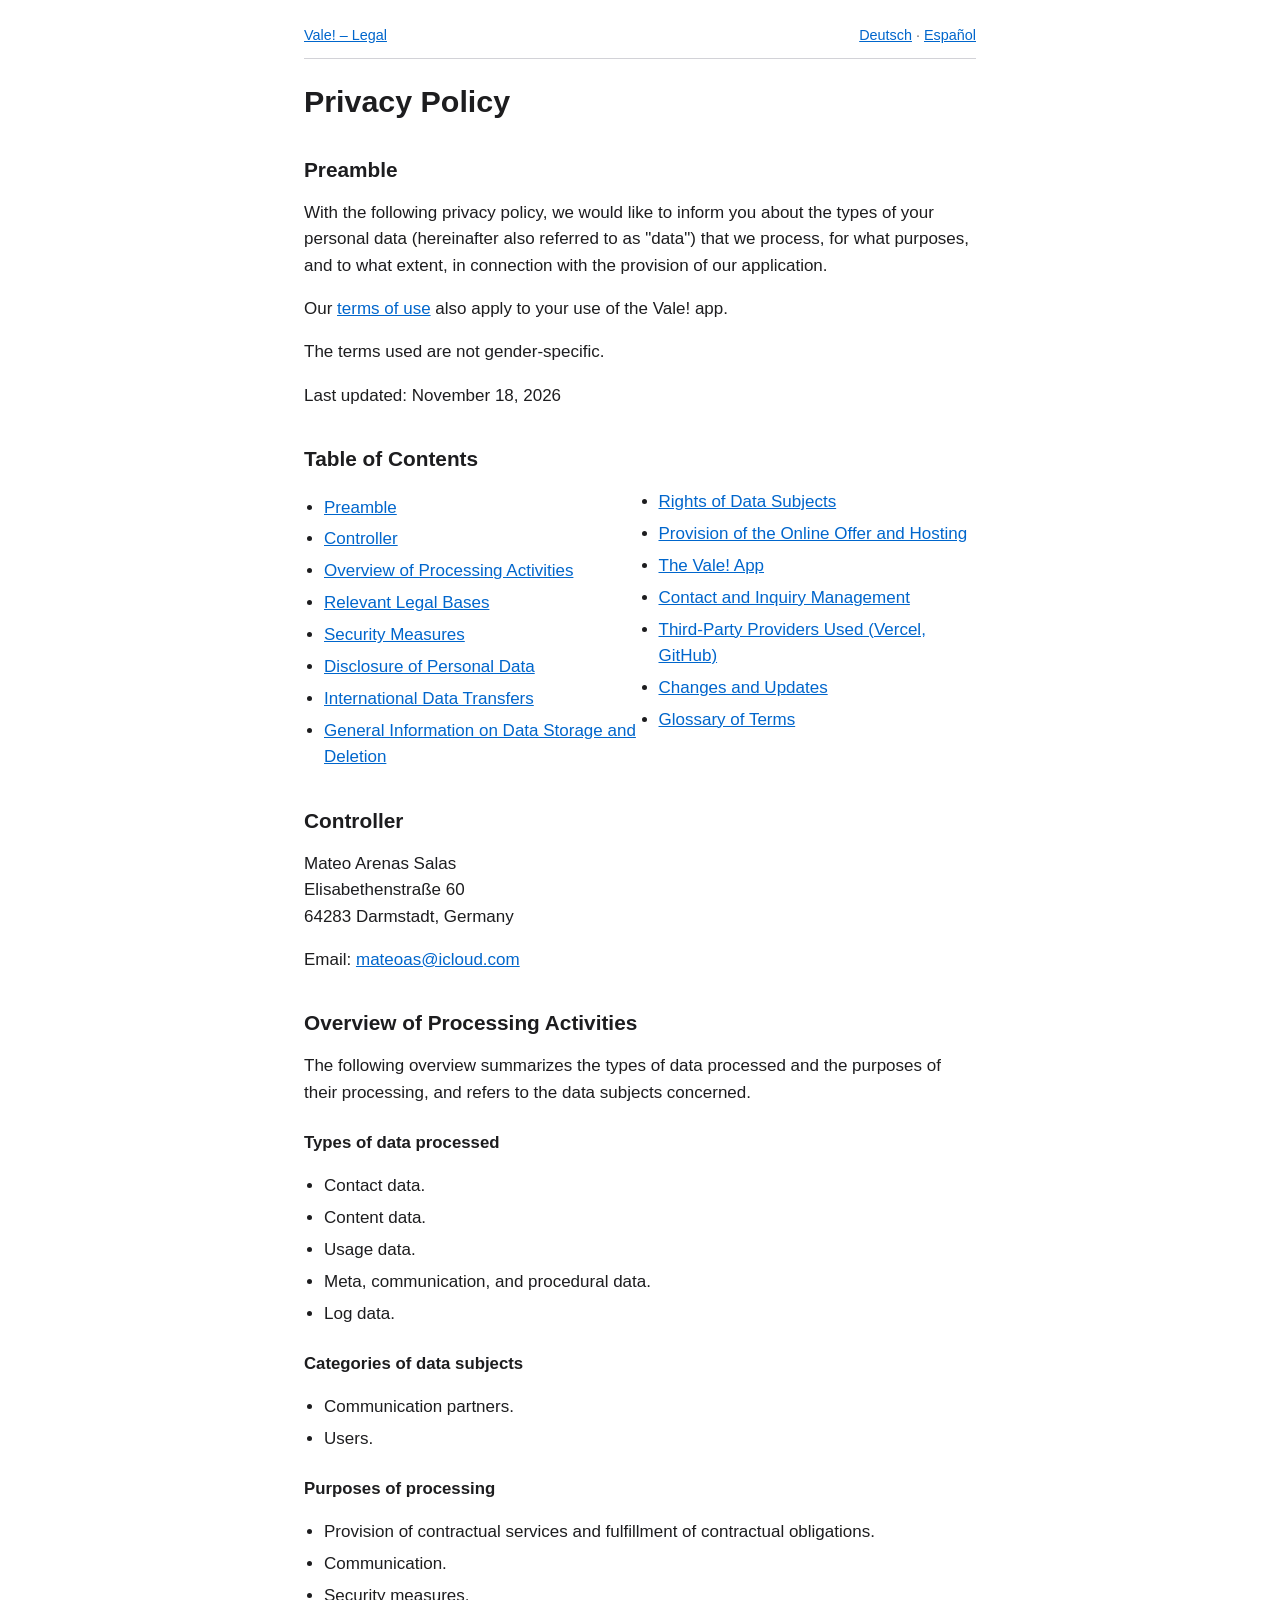
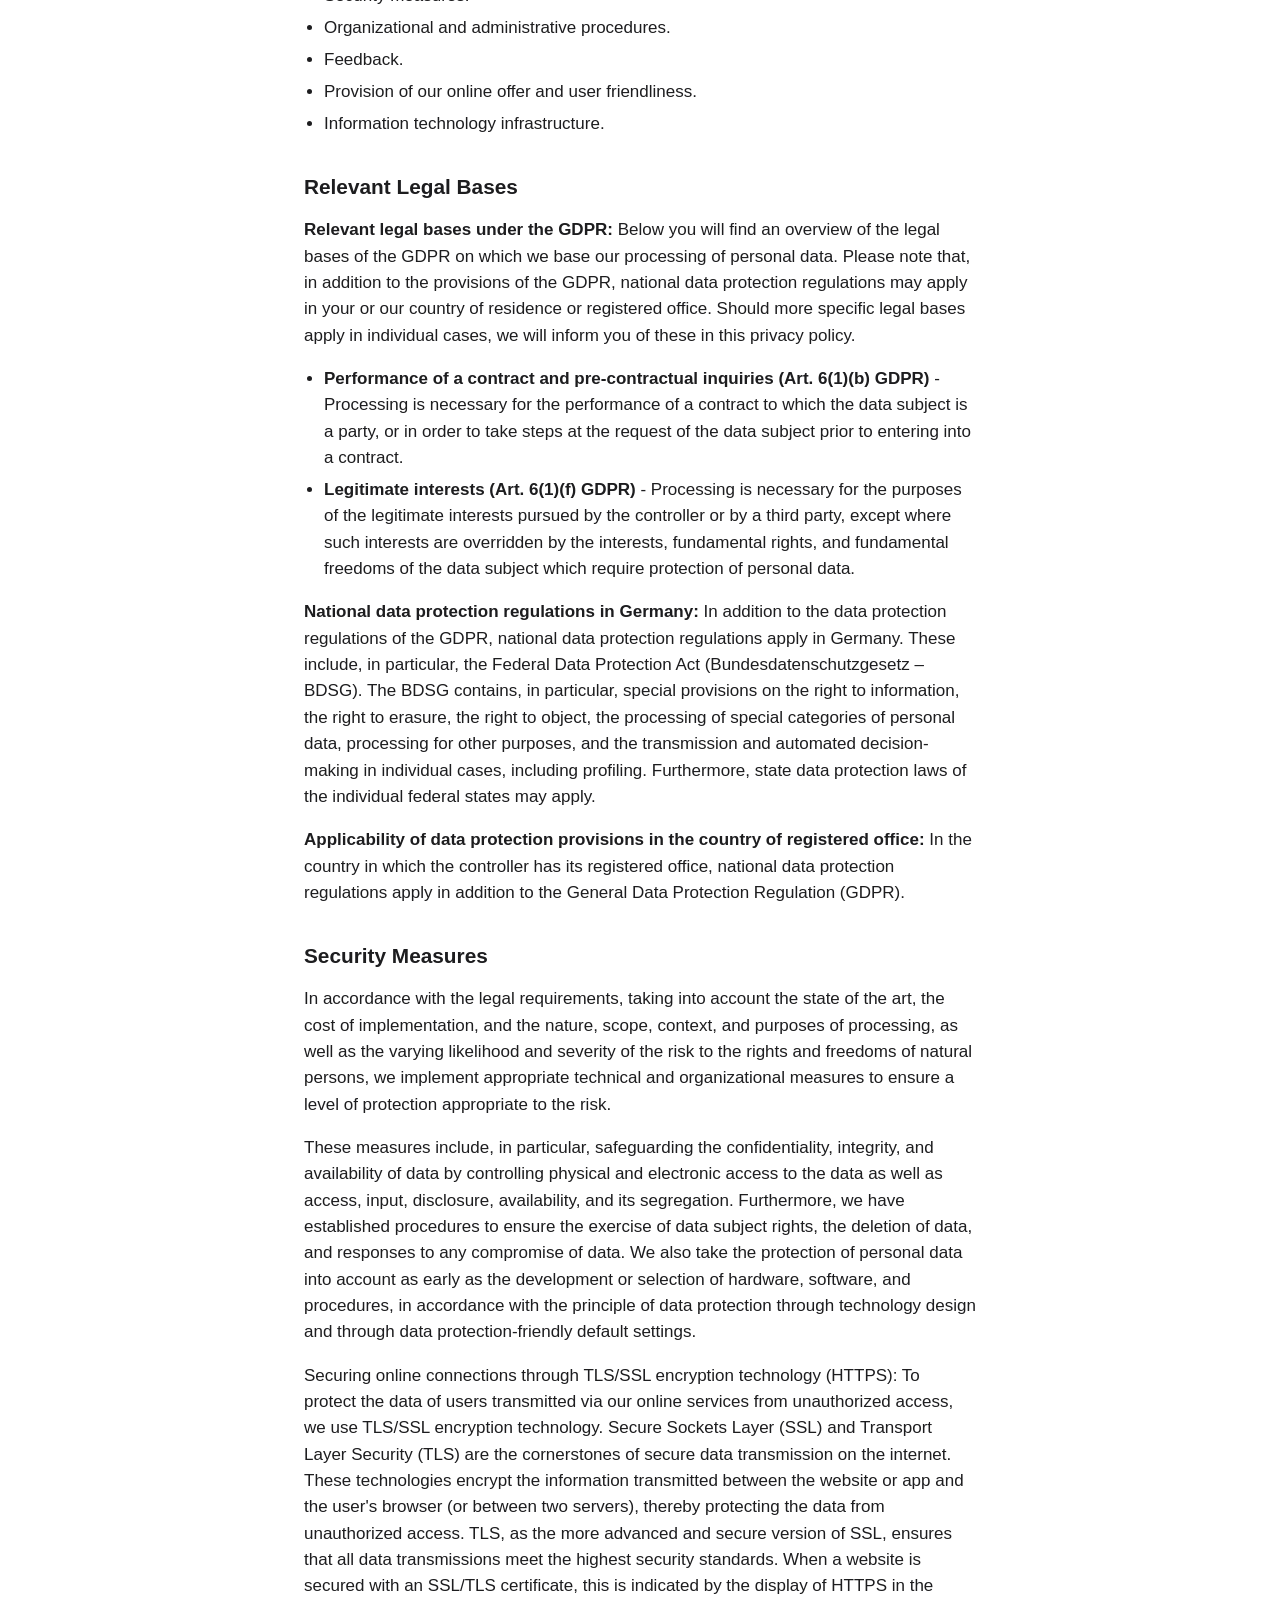
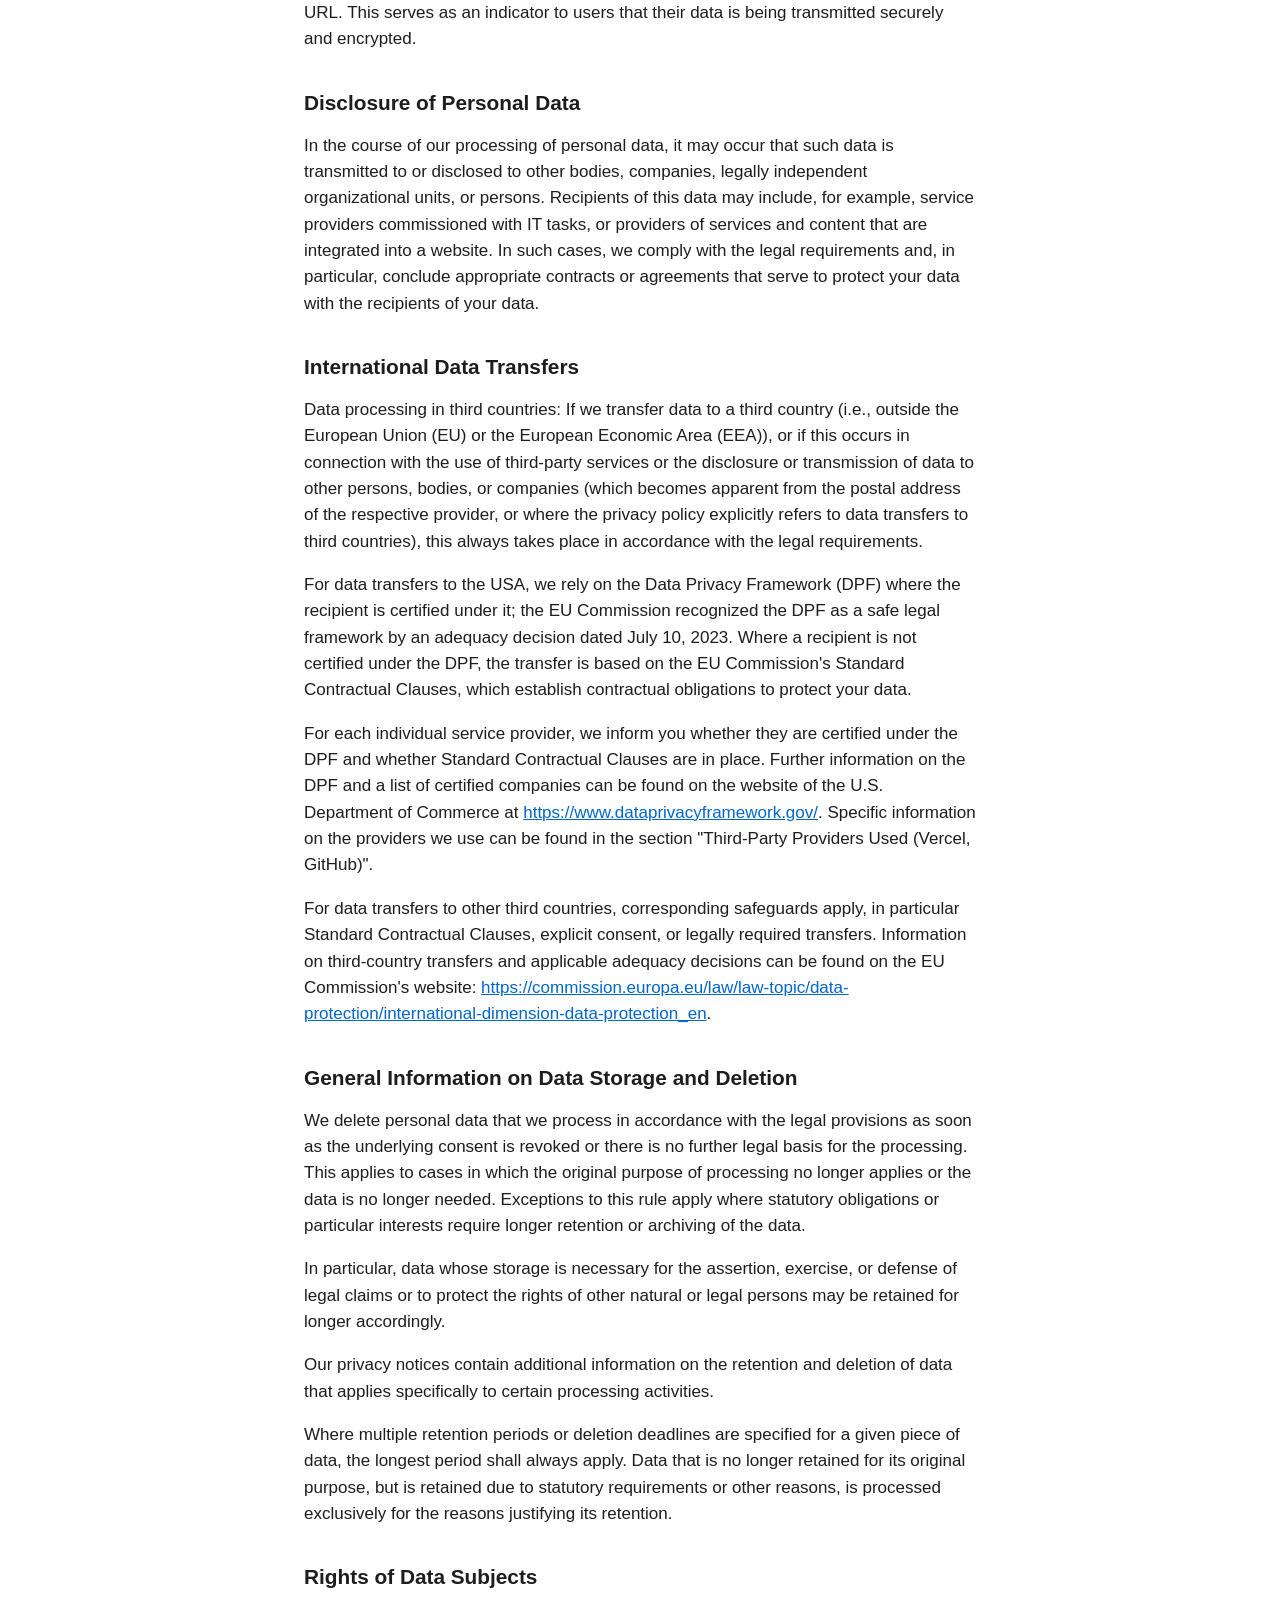
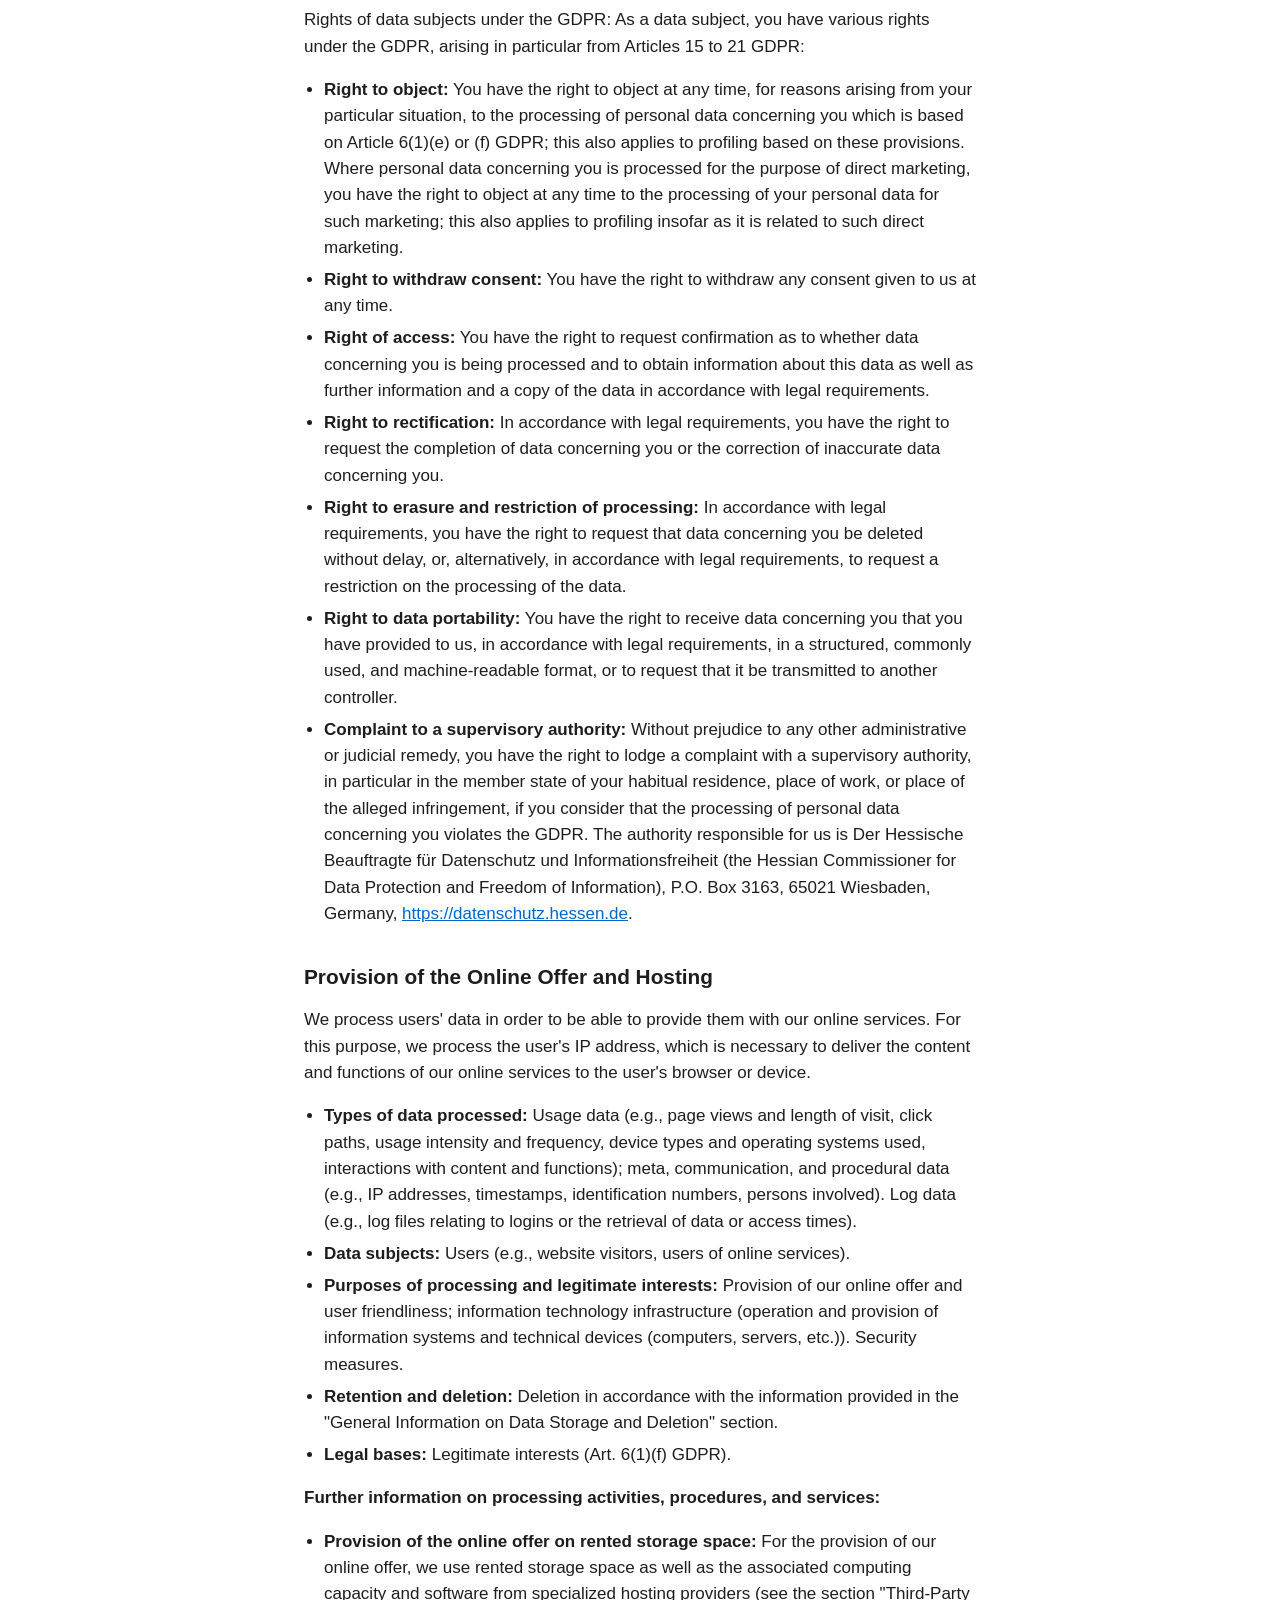
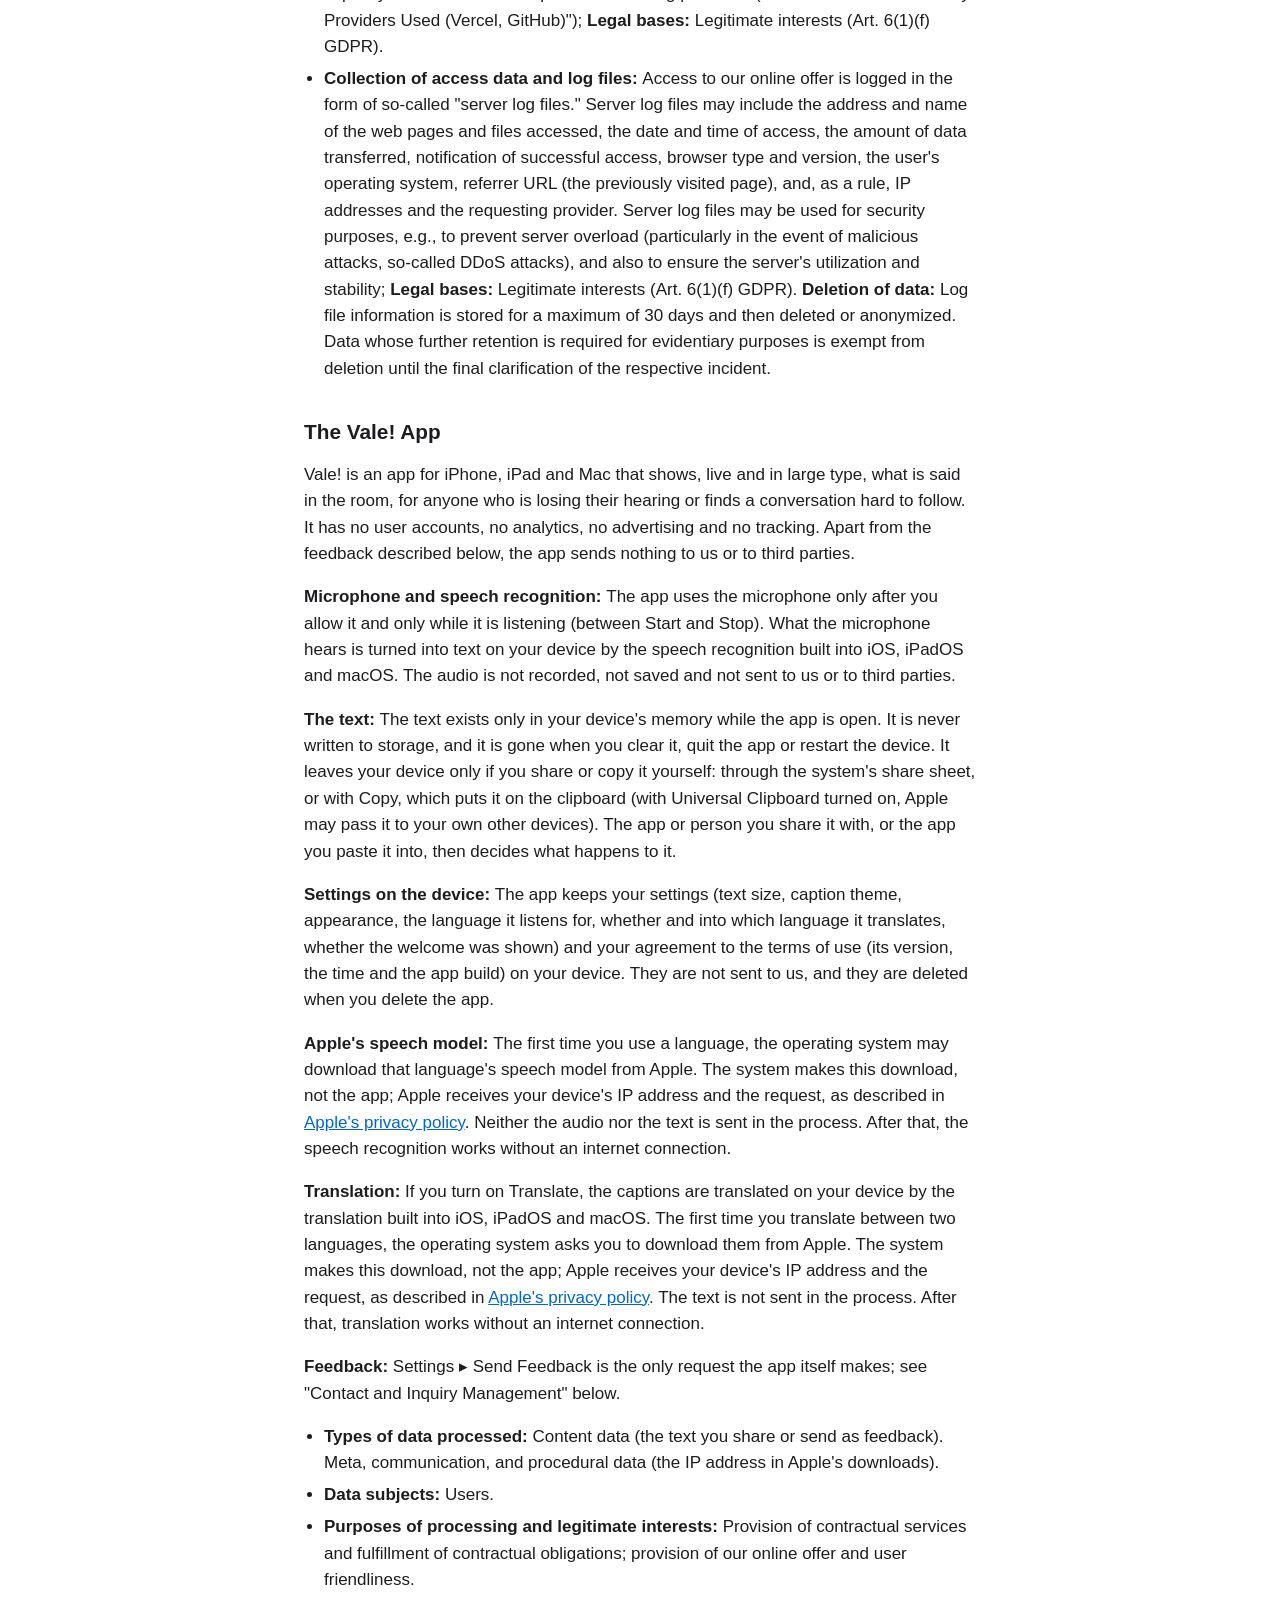
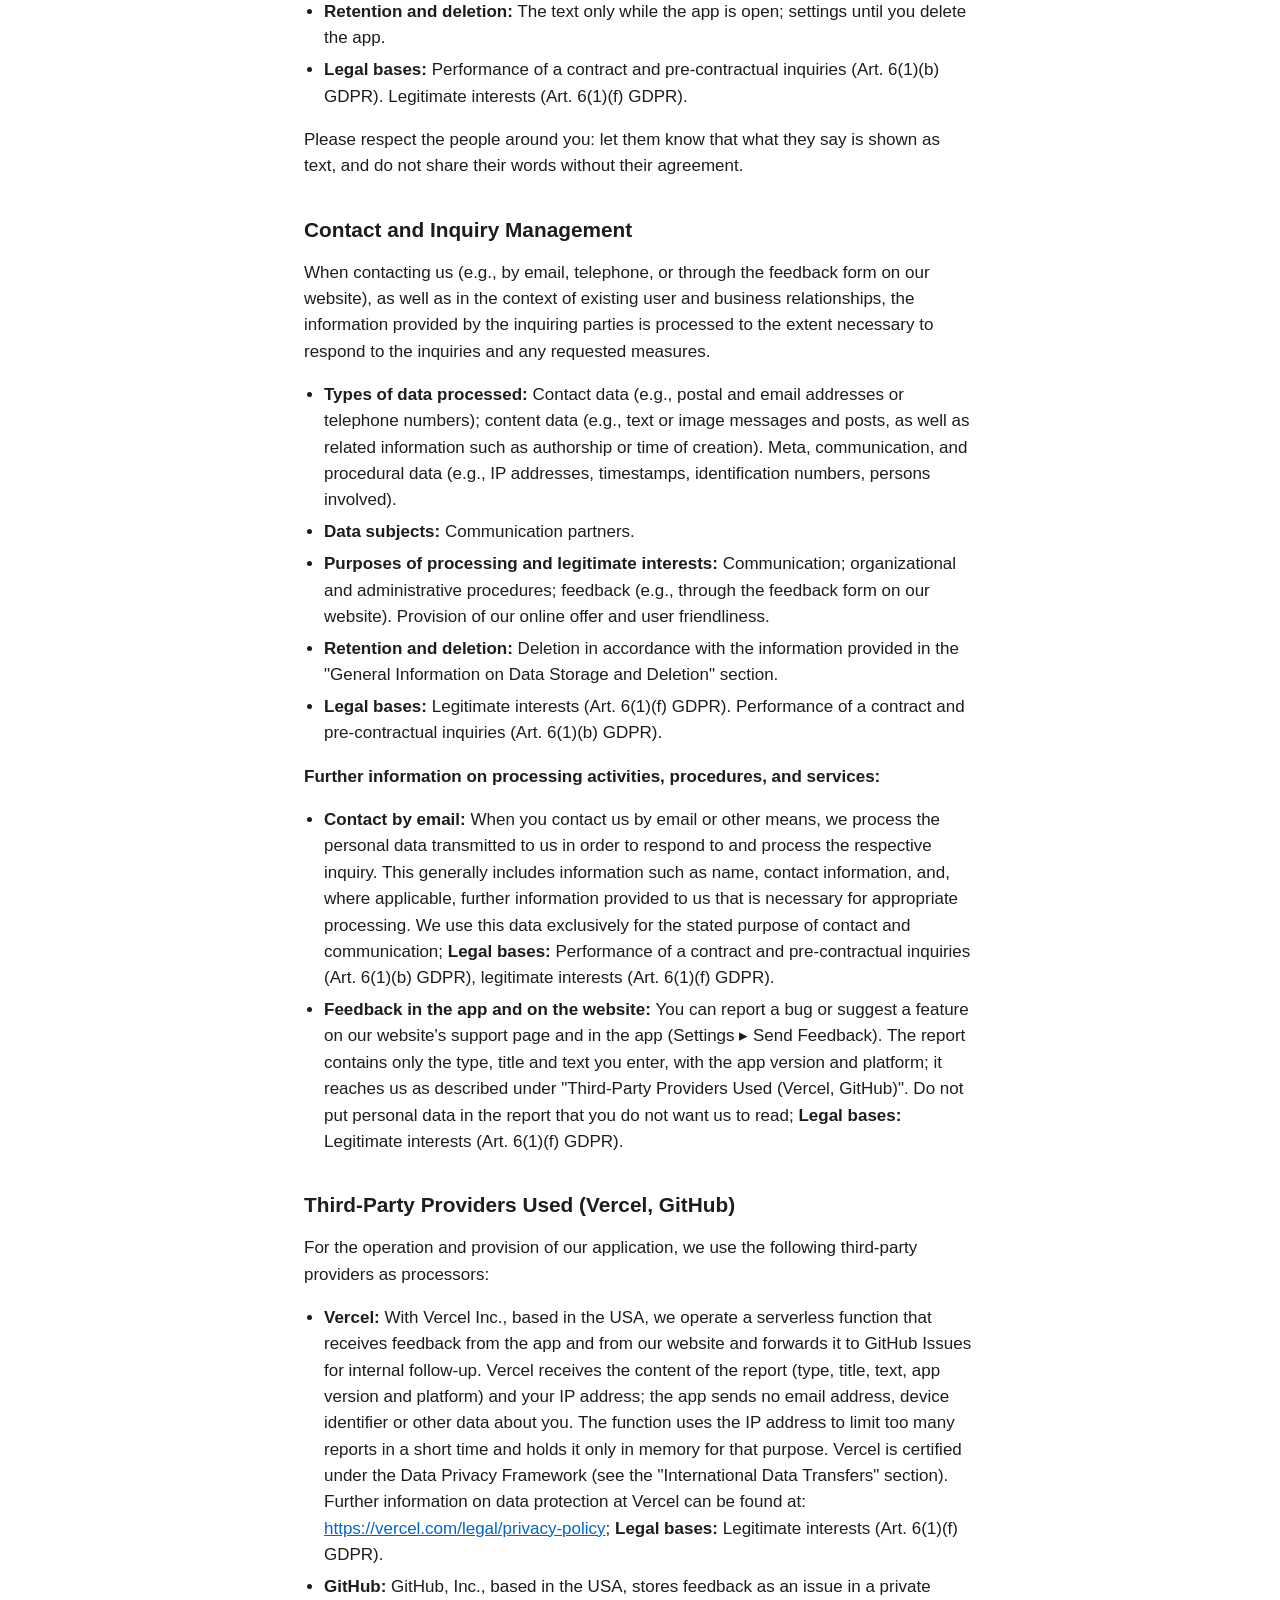
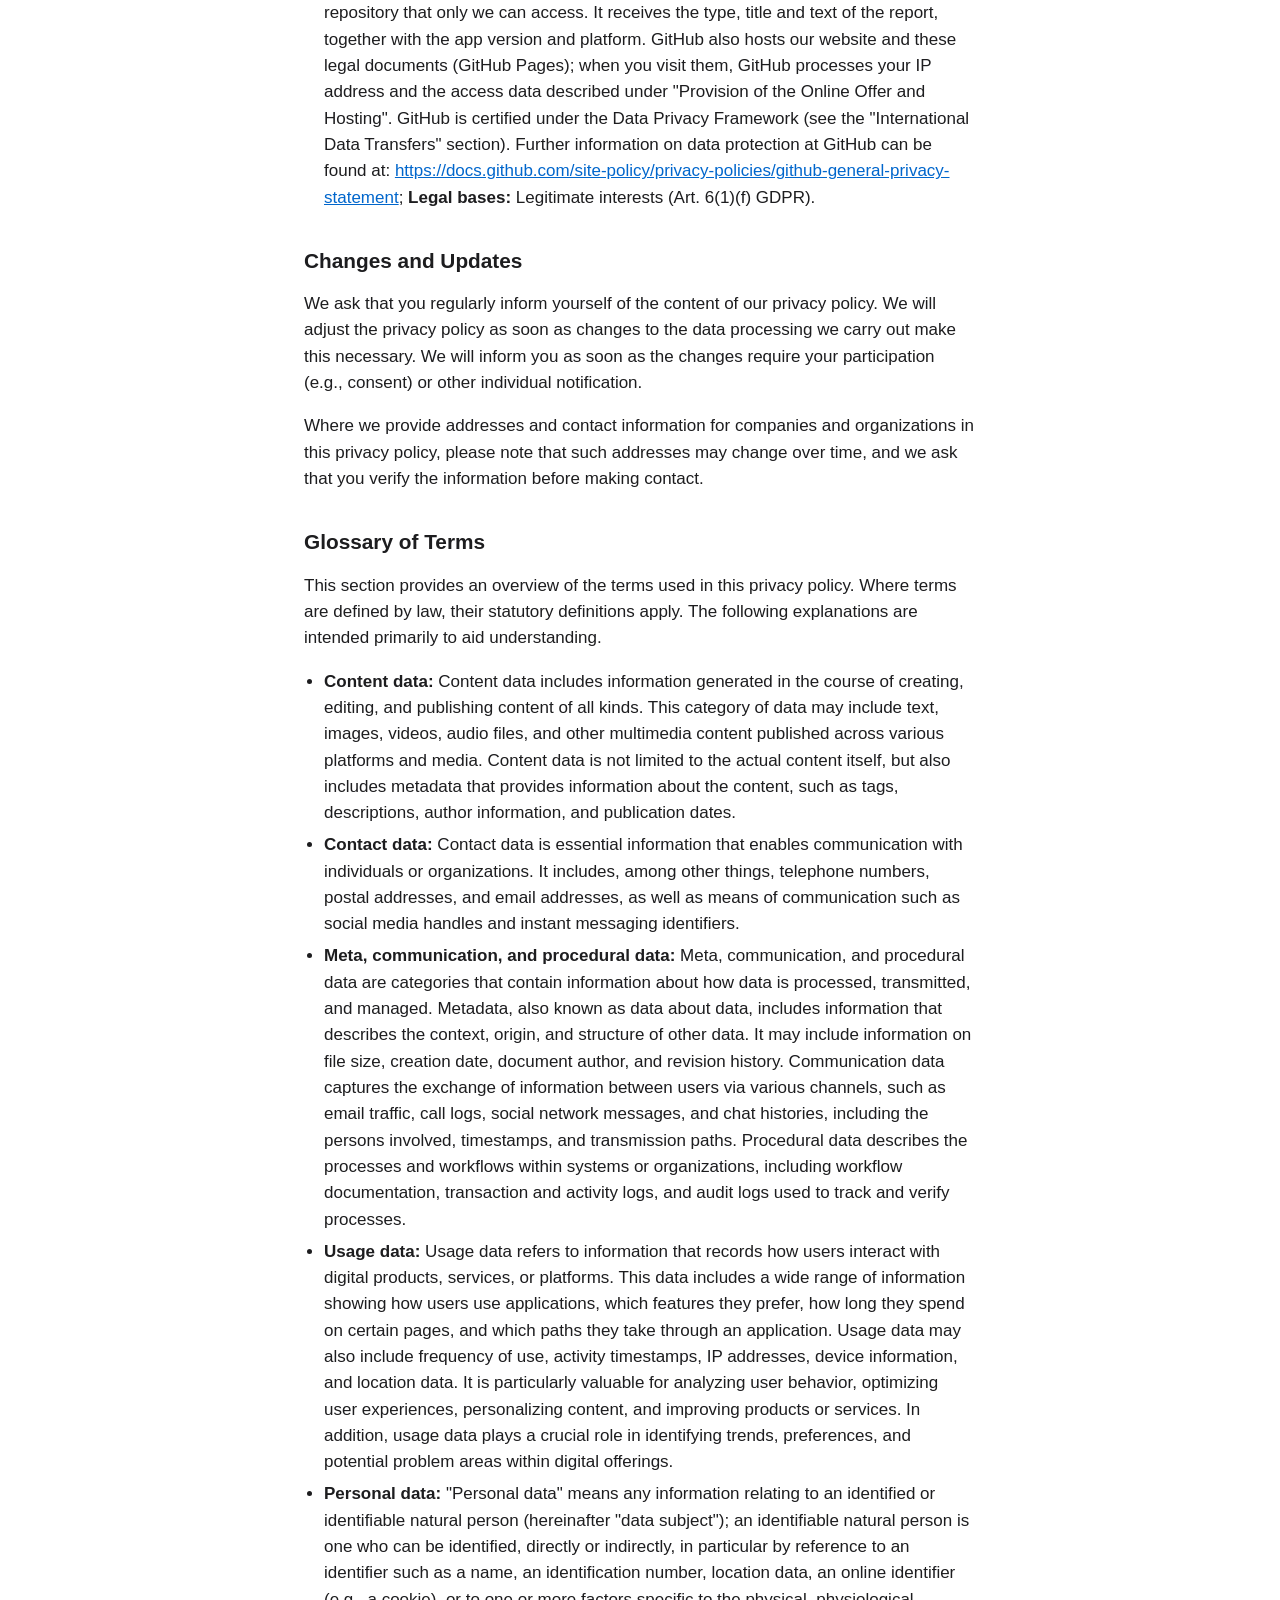
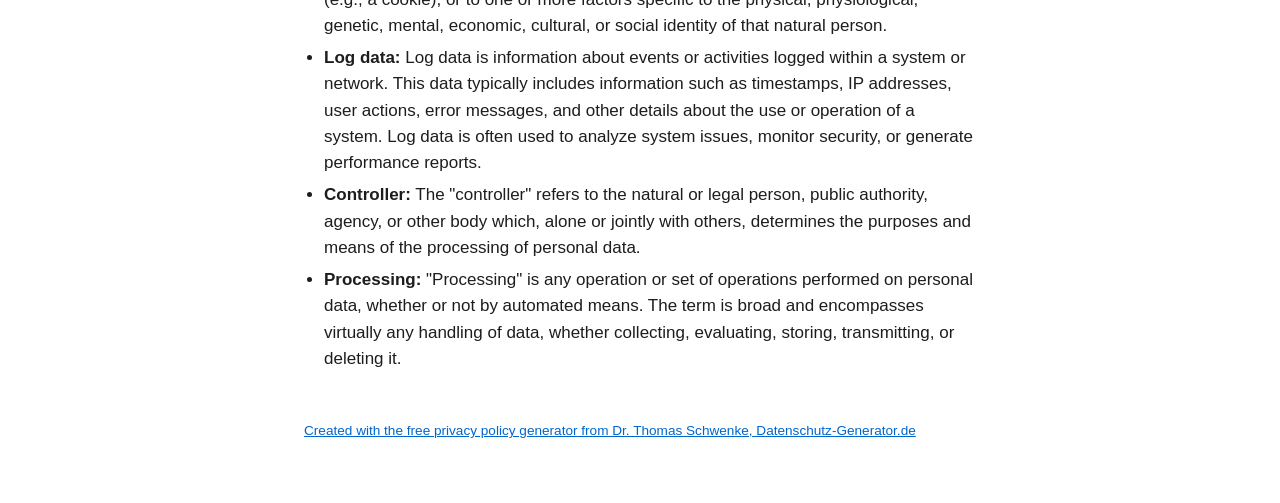
<file: datenschutzerklaerung.en.html>
<!doctype html>
<html lang="en">
<head>
<meta charset="utf-8">
<meta name="viewport" content="width=device-width, initial-scale=1">
<title>Privacy Policy – Vale!</title>
<link rel="stylesheet" href="style.css">
<link rel="alternate" hreflang="de" href="datenschutzerklaerung.de.html">
<link rel="alternate" hreflang="es" href="datenschutzerklaerung.es.html">
</head>
<body>
<main>
<nav class="lang"><a href="./">Vale! – Legal</a><span><a href="datenschutzerklaerung.de.html" hreflang="de" lang="de">Deutsch</a> · <a href="datenschutzerklaerung.es.html" hreflang="es" lang="es">Español</a></span></nav>
<!-- Document text below is unchanged; edit it in every language together. -->
<h1>Privacy Policy</h1>
<h2 id="m4158">Preamble</h2>
<p>With the following privacy policy, we would like to inform you about the types of your personal data (hereinafter also referred to as "data") that we process, for what purposes, and to what extent, in connection with the provision of our application.</p>
<p>Our <a href="nutzungsbedingungen.en.html">terms of use</a> also apply to your use of the Vale! app.</p>
<p>The terms used are not gender-specific.</p>

<p>Last updated: November 18, 2026</p><h2>Table of Contents</h2> <ul class="index"><li><a class="index-link" href="#m4158">Preamble</a></li><li><a class="index-link" href="#m3">Controller</a></li><li><a class="index-link" href="#mOverview">Overview of Processing Activities</a></li><li><a class="index-link" href="#m2427">Relevant Legal Bases</a></li><li><a class="index-link" href="#m27">Security Measures</a></li><li><a class="index-link" href="#m25">Disclosure of Personal Data</a></li><li><a class="index-link" href="#m24">International Data Transfers</a></li><li><a class="index-link" href="#m12">General Information on Data Storage and Deletion</a></li><li><a class="index-link" href="#m10">Rights of Data Subjects</a></li><li><a class="index-link" href="#m225">Provision of the Online Offer and Hosting</a></li><li><a class="index-link" href="#mApp">The Vale! App</a></li><li><a class="index-link" href="#m182">Contact and Inquiry Management</a></li><li><a class="index-link" href="#mProviders">Third-Party Providers Used (Vercel, GitHub)</a></li><li><a class="index-link" href="#m15">Changes and Updates</a></li><li><a class="index-link" href="#m42">Glossary of Terms</a></li></ul><h2 id="m3">Controller</h2><p>Mateo Arenas Salas<br>Elisabethenstraße 60<br>64283 Darmstadt, Germany<br></p>
<p>Email: <a href="mailto:mateoas@icloud.com">mateoas@icloud.com</a></p>

<h2 id="mOverview">Overview of Processing Activities</h2><p>The following overview summarizes the types of data processed and the purposes of their processing, and refers to the data subjects concerned.</p><h3>Types of data processed</h3>
<ul><li>Contact data.</li><li>Content data.</li><li>Usage data.</li><li>Meta, communication, and procedural data.</li><li>Log data.</li></ul><h3>Categories of data subjects</h3><ul><li>Communication partners.</li><li>Users.</li></ul><h3>Purposes of processing</h3><ul><li>Provision of contractual services and fulfillment of contractual obligations.</li><li>Communication.</li><li>Security measures.</li><li>Organizational and administrative procedures.</li><li>Feedback.</li><li>Provision of our online offer and user friendliness.</li><li>Information technology infrastructure.</li></ul><h2 id="m2427">Relevant Legal Bases</h2><p><strong>Relevant legal bases under the GDPR: </strong>Below you will find an overview of the legal bases of the GDPR on which we base our processing of personal data. Please note that, in addition to the provisions of the GDPR, national data protection regulations may apply in your or our country of residence or registered office. Should more specific legal bases apply in individual cases, we will inform you of these in this privacy policy.</p>
 <ul><li><strong>Performance of a contract and pre-contractual inquiries (Art. 6(1)(b) GDPR)</strong> - Processing is necessary for the performance of a contract to which the data subject is a party, or in order to take steps at the request of the data subject prior to entering into a contract.</li><li><strong>Legitimate interests (Art. 6(1)(f) GDPR)</strong> - Processing is necessary for the purposes of the legitimate interests pursued by the controller or by a third party, except where such interests are overridden by the interests, fundamental rights, and fundamental freedoms of the data subject which require protection of personal data.</li></ul><p><strong>National data protection regulations in Germany: </strong>In addition to the data protection regulations of the GDPR, national data protection regulations apply in Germany. These include, in particular, the Federal Data Protection Act (Bundesdatenschutzgesetz – BDSG). The BDSG contains, in particular, special provisions on the right to information, the right to erasure, the right to object, the processing of special categories of personal data, processing for other purposes, and the transmission and automated decision-making in individual cases, including profiling. Furthermore, state data protection laws of the individual federal states may apply.</p>
<p><strong>Applicability of data protection provisions in the country of registered office: </strong>In the country in which the controller has its registered office, national data protection regulations apply in addition to the General Data Protection Regulation (GDPR).</p>

<h2 id="m27">Security Measures</h2><p>In accordance with the legal requirements, taking into account the state of the art, the cost of implementation, and the nature, scope, context, and purposes of processing, as well as the varying likelihood and severity of the risk to the rights and freedoms of natural persons, we implement appropriate technical and organizational measures to ensure a level of protection appropriate to the risk.</p>
<p>These measures include, in particular, safeguarding the confidentiality, integrity, and availability of data by controlling physical and electronic access to the data as well as access, input, disclosure, availability, and its segregation. Furthermore, we have established procedures to ensure the exercise of data subject rights, the deletion of data, and responses to any compromise of data. We also take the protection of personal data into account as early as the development or selection of hardware, software, and procedures, in accordance with the principle of data protection through technology design and through data protection-friendly default settings.</p>
<p>Securing online connections through TLS/SSL encryption technology (HTTPS): To protect the data of users transmitted via our online services from unauthorized access, we use TLS/SSL encryption technology. Secure Sockets Layer (SSL) and Transport Layer Security (TLS) are the cornerstones of secure data transmission on the internet. These technologies encrypt the information transmitted between the website or app and the user's browser (or between two servers), thereby protecting the data from unauthorized access. TLS, as the more advanced and secure version of SSL, ensures that all data transmissions meet the highest security standards. When a website is secured with an SSL/TLS certificate, this is indicated by the display of HTTPS in the URL. This serves as an indicator to users that their data is being transmitted securely and encrypted.</p>

<h2 id="m25">Disclosure of Personal Data</h2><p>In the course of our processing of personal data, it may occur that such data is transmitted to or disclosed to other bodies, companies, legally independent organizational units, or persons. Recipients of this data may include, for example, service providers commissioned with IT tasks, or providers of services and content that are integrated into a website. In such cases, we comply with the legal requirements and, in particular, conclude appropriate contracts or agreements that serve to protect your data with the recipients of your data.</p>

<h2 id="m24">International Data Transfers</h2><p>Data processing in third countries: If we transfer data to a third country (i.e., outside the European Union (EU) or the European Economic Area (EEA)), or if this occurs in connection with the use of third-party services or the disclosure or transmission of data to other persons, bodies, or companies (which becomes apparent from the postal address of the respective provider, or where the privacy policy explicitly refers to data transfers to third countries), this always takes place in accordance with the legal requirements.</p>
<p>For data transfers to the USA, we rely on the Data Privacy Framework (DPF) where the recipient is certified under it; the EU Commission recognized the DPF as a safe legal framework by an adequacy decision dated July 10, 2023. Where a recipient is not certified under the DPF, the transfer is based on the EU Commission's Standard Contractual Clauses, which establish contractual obligations to protect your data.</p>
<p>For each individual service provider, we inform you whether they are certified under the DPF and whether Standard Contractual Clauses are in place. Further information on the DPF and a list of certified companies can be found on the website of the U.S. Department of Commerce at <a href="https://www.dataprivacyframework.gov/" target="_blank">https://www.dataprivacyframework.gov/</a>. Specific information on the providers we use can be found in the section "Third-Party Providers Used (Vercel, GitHub)".</p>
<p>For data transfers to other third countries, corresponding safeguards apply, in particular Standard Contractual Clauses, explicit consent, or legally required transfers. Information on third-country transfers and applicable adequacy decisions can be found on the EU Commission's website: <a href="https://commission.europa.eu/law/law-topic/data-protection/international-dimension-data-protection_en" target="_blank">https://commission.europa.eu/law/law-topic/data-protection/international-dimension-data-protection_en</a>.</p>

<h2 id="m12">General Information on Data Storage and Deletion</h2><p>We delete personal data that we process in accordance with the legal provisions as soon as the underlying consent is revoked or there is no further legal basis for the processing. This applies to cases in which the original purpose of processing no longer applies or the data is no longer needed. Exceptions to this rule apply where statutory obligations or particular interests require longer retention or archiving of the data.</p>
<p>In particular, data whose storage is necessary for the assertion, exercise, or defense of legal claims or to protect the rights of other natural or legal persons may be retained for longer accordingly.</p>
<p>Our privacy notices contain additional information on the retention and deletion of data that applies specifically to certain processing activities.</p>
<p>Where multiple retention periods or deletion deadlines are specified for a given piece of data, the longest period shall always apply. Data that is no longer retained for its original purpose, but is retained due to statutory requirements or other reasons, is processed exclusively for the reasons justifying its retention.</p>

<h2 id="m10">Rights of Data Subjects</h2><p>Rights of data subjects under the GDPR: As a data subject, you have various rights under the GDPR, arising in particular from Articles 15 to 21 GDPR:</p><ul><li><strong>Right to object:</strong> You have the right to object at any time, for reasons arising from your particular situation, to the processing of personal data concerning you which is based on Article 6(1)(e) or (f) GDPR; this also applies to profiling based on these provisions. Where personal data concerning you is processed for the purpose of direct marketing, you have the right to object at any time to the processing of your personal data for such marketing; this also applies to profiling insofar as it is related to such direct marketing.</li><li><strong>Right to withdraw consent:</strong> You have the right to withdraw any consent given to us at any time.</li><li><strong>Right of access:</strong> You have the right to request confirmation as to whether data concerning you is being processed and to obtain information about this data as well as further information and a copy of the data in accordance with legal requirements.</li><li><strong>Right to rectification:</strong> In accordance with legal requirements, you have the right to request the completion of data concerning you or the correction of inaccurate data concerning you.</li><li><strong>Right to erasure and restriction of processing:</strong> In accordance with legal requirements, you have the right to request that data concerning you be deleted without delay, or, alternatively, in accordance with legal requirements, to request a restriction on the processing of the data.</li><li><strong>Right to data portability:</strong> You have the right to receive data concerning you that you have provided to us, in accordance with legal requirements, in a structured, commonly used, and machine-readable format, or to request that it be transmitted to another controller.</li><li><strong>Complaint to a supervisory authority:</strong> Without prejudice to any other administrative or judicial remedy, you have the right to lodge a complaint with a supervisory authority, in particular in the member state of your habitual residence, place of work, or place of the alleged infringement, if you consider that the processing of personal data concerning you violates the GDPR. The authority responsible for us is Der Hessische Beauftragte für Datenschutz und Informationsfreiheit (the Hessian Commissioner for Data Protection and Freedom of Information), P.O. Box 3163, 65021 Wiesbaden, Germany, <a href="https://datenschutz.hessen.de" target="_blank">https://datenschutz.hessen.de</a>.</li></ul>

<h2 id="m225">Provision of the Online Offer and Hosting</h2><p>We process users' data in order to be able to provide them with our online services. For this purpose, we process the user's IP address, which is necessary to deliver the content and functions of our online services to the user's browser or device.</p>
<ul class="m-elements"><li><strong>Types of data processed:</strong> Usage data (e.g., page views and length of visit, click paths, usage intensity and frequency, device types and operating systems used, interactions with content and functions); meta, communication, and procedural data (e.g., IP addresses, timestamps, identification numbers, persons involved). Log data (e.g., log files relating to logins or the retrieval of data or access times).</li><li><strong>Data subjects:</strong> Users (e.g., website visitors, users of online services).</li><li><strong>Purposes of processing and legitimate interests:</strong> Provision of our online offer and user friendliness; information technology infrastructure (operation and provision of information systems and technical devices (computers, servers, etc.)). Security measures.</li><li><strong>Retention and deletion:</strong> Deletion in accordance with the information provided in the "General Information on Data Storage and Deletion" section.</li><li class=""><strong>Legal bases:</strong> Legitimate interests (Art. 6(1)(f) GDPR).</li></ul><p><strong>Further information on processing activities, procedures, and services:</strong></p><ul class="m-elements"><li><strong>Provision of the online offer on rented storage space: </strong>For the provision of our online offer, we use rented storage space as well as the associated computing capacity and software from specialized hosting providers (see the section "Third-Party Providers Used (Vercel, GitHub)"); <span class=""><strong>Legal bases:</strong> Legitimate interests (Art. 6(1)(f) GDPR).</span></li><li><strong>Collection of access data and log files: </strong>Access to our online offer is logged in the form of so-called "server log files." Server log files may include the address and name of the web pages and files accessed, the date and time of access, the amount of data transferred, notification of successful access, browser type and version, the user's operating system, referrer URL (the previously visited page), and, as a rule, IP addresses and the requesting provider. Server log files may be used for security purposes, e.g., to prevent server overload (particularly in the event of malicious attacks, so-called DDoS attacks), and also to ensure the server's utilization and stability; <span class=""><strong>Legal bases:</strong> Legitimate interests (Art. 6(1)(f) GDPR). </span><strong>Deletion of data:</strong> Log file information is stored for a maximum of 30 days and then deleted or anonymized. Data whose further retention is required for evidentiary purposes is exempt from deletion until the final clarification of the respective incident.</li></ul>
<h2 id="mApp">The Vale! App</h2><p>Vale! is an app for iPhone, iPad and Mac that shows, live and in large type, what is said in the room, for anyone who is losing their hearing or finds a conversation hard to follow. It has no user accounts, no analytics, no advertising and no tracking. Apart from the feedback described below, the app sends nothing to us or to third parties.</p><p><strong>Microphone and speech recognition: </strong>The app uses the microphone only after you allow it and only while it is listening (between Start and Stop). What the microphone hears is turned into text on your device by the speech recognition built into iOS, iPadOS and macOS. The audio is not recorded, not saved and not sent to us or to third parties.</p><p><strong>The text: </strong>The text exists only in your device's memory while the app is open. It is never written to storage, and it is gone when you clear it, quit the app or restart the device. It leaves your device only if you share or copy it yourself: through the system's share sheet, or with Copy, which puts it on the clipboard (with Universal Clipboard turned on, Apple may pass it to your own other devices). The app or person you share it with, or the app you paste it into, then decides what happens to it.</p><p><strong>Settings on the device: </strong>The app keeps your settings (text size, caption theme, appearance, the language it listens for, whether and into which language it translates, whether the welcome was shown) and your agreement to the terms of use (its version, the time and the app build) on your device. They are not sent to us, and they are deleted when you delete the app.</p><p><strong>Apple's speech model: </strong>The first time you use a language, the operating system may download that language's speech model from Apple. The system makes this download, not the app; Apple receives your device's IP address and the request, as described in <a href="https://www.apple.com/legal/privacy/" target="_blank">Apple's privacy policy</a>. Neither the audio nor the text is sent in the process. After that, the speech recognition works without an internet connection.</p><p><strong>Translation: </strong>If you turn on Translate, the captions are translated on your device by the translation built into iOS, iPadOS and macOS. The first time you translate between two languages, the operating system asks you to download them from Apple. The system makes this download, not the app; Apple receives your device's IP address and the request, as described in <a href="https://www.apple.com/legal/privacy/" target="_blank">Apple's privacy policy</a>. The text is not sent in the process. After that, translation works without an internet connection.</p><p><strong>Feedback: </strong>Settings ▸ Send Feedback is the only request the app itself makes; see "Contact and Inquiry Management" below.</p><ul class="m-elements"><li><strong>Types of data processed:</strong> Content data (the text you share or send as feedback). Meta, communication, and procedural data (the IP address in Apple's downloads).</li><li><strong>Data subjects:</strong> Users.</li><li><strong>Purposes of processing and legitimate interests:</strong> Provision of contractual services and fulfillment of contractual obligations; provision of our online offer and user friendliness.</li><li><strong>Retention and deletion:</strong> The text only while the app is open; settings until you delete the app.</li><li class=""><strong>Legal bases:</strong> Performance of a contract and pre-contractual inquiries (Art. 6(1)(b) GDPR). Legitimate interests (Art. 6(1)(f) GDPR).</li></ul><p>Please respect the people around you: let them know that what they say is shown as text, and do not share their words without their agreement.</p>

<h2 id="m182">Contact and Inquiry Management</h2><p>When contacting us (e.g., by email, telephone, or through the feedback form on our website), as well as in the context of existing user and business relationships, the information provided by the inquiring parties is processed to the extent necessary to respond to the inquiries and any requested measures.</p>
<ul class="m-elements"><li><strong>Types of data processed:</strong> Contact data (e.g., postal and email addresses or telephone numbers); content data (e.g., text or image messages and posts, as well as related information such as authorship or time of creation). Meta, communication, and procedural data (e.g., IP addresses, timestamps, identification numbers, persons involved).</li><li><strong>Data subjects:</strong> Communication partners.</li><li><strong>Purposes of processing and legitimate interests:</strong> Communication; organizational and administrative procedures; feedback (e.g., through the feedback form on our website). Provision of our online offer and user friendliness.</li><li><strong>Retention and deletion:</strong> Deletion in accordance with the information provided in the "General Information on Data Storage and Deletion" section.</li><li class=""><strong>Legal bases:</strong> Legitimate interests (Art. 6(1)(f) GDPR). Performance of a contract and pre-contractual inquiries (Art. 6(1)(b) GDPR).</li></ul><p><strong>Further information on processing activities, procedures, and services:</strong></p><ul class="m-elements"><li><strong>Contact by email: </strong>When you contact us by email or other means, we process the personal data transmitted to us in order to respond to and process the respective inquiry. This generally includes information such as name, contact information, and, where applicable, further information provided to us that is necessary for appropriate processing. We use this data exclusively for the stated purpose of contact and communication; <span class=""><strong>Legal bases:</strong> Performance of a contract and pre-contractual inquiries (Art. 6(1)(b) GDPR), legitimate interests (Art. 6(1)(f) GDPR).</span></li><li><strong>Feedback in the app and on the website: </strong>You can report a bug or suggest a feature on our website's support page and in the app (Settings ▸ Send Feedback). The report contains only the type, title and text you enter, with the app version and platform; it reaches us as described under "Third-Party Providers Used (Vercel, GitHub)". Do not put personal data in the report that you do not want us to read; <span class=""><strong>Legal bases:</strong> Legitimate interests (Art. 6(1)(f) GDPR).</span></li></ul>

<h2 id="mProviders">Third-Party Providers Used (Vercel, GitHub)</h2>
<p>For the operation and provision of our application, we use the following third-party providers as processors:</p>
<ul class="m-elements">
<li><strong>Vercel: </strong>With Vercel Inc., based in the USA, we operate a serverless function that receives feedback from the app and from our website and forwards it to GitHub Issues for internal follow-up. Vercel receives the content of the report (type, title, text, app version and platform) and your IP address; the app sends no email address, device identifier or other data about you. The function uses the IP address to limit too many reports in a short time and holds it only in memory for that purpose. Vercel is certified under the Data Privacy Framework (see the "International Data Transfers" section). Further information on data protection at Vercel can be found at: <a href="https://vercel.com/legal/privacy-policy" target="_blank">https://vercel.com/legal/privacy-policy</a>; <span class=""><strong>Legal bases:</strong> Legitimate interests (Art. 6(1)(f) GDPR).</span></li>
<li><strong>GitHub: </strong>GitHub, Inc., based in the USA, stores feedback as an issue in a private repository that only we can access. It receives the type, title and text of the report, together with the app version and platform. GitHub also hosts our website and these legal documents (GitHub Pages); when you visit them, GitHub processes your IP address and the access data described under "Provision of the Online Offer and Hosting". GitHub is certified under the Data Privacy Framework (see the "International Data Transfers" section). Further information on data protection at GitHub can be found at: <a href="https://docs.github.com/site-policy/privacy-policies/github-general-privacy-statement" target="_blank">https://docs.github.com/site-policy/privacy-policies/github-general-privacy-statement</a>; <span class=""><strong>Legal bases:</strong> Legitimate interests (Art. 6(1)(f) GDPR).</span></li>
</ul>

<h2 id="m15">Changes and Updates</h2><p>We ask that you regularly inform yourself of the content of our privacy policy. We will adjust the privacy policy as soon as changes to the data processing we carry out make this necessary. We will inform you as soon as the changes require your participation (e.g., consent) or other individual notification.</p>
<p>Where we provide addresses and contact information for companies and organizations in this privacy policy, please note that such addresses may change over time, and we ask that you verify the information before making contact.</p>

<h2 id="m42">Glossary of Terms</h2><p>This section provides an overview of the terms used in this privacy policy. Where terms are defined by law, their statutory definitions apply. The following explanations are intended primarily to aid understanding.</p>
 <ul class="glossary"><li><strong>Content data:</strong> Content data includes information generated in the course of creating, editing, and publishing content of all kinds. This category of data may include text, images, videos, audio files, and other multimedia content published across various platforms and media. Content data is not limited to the actual content itself, but also includes metadata that provides information about the content, such as tags, descriptions, author information, and publication dates.</li><li><strong>Contact data:</strong> Contact data is essential information that enables communication with individuals or organizations. It includes, among other things, telephone numbers, postal addresses, and email addresses, as well as means of communication such as social media handles and instant messaging identifiers.</li><li><strong>Meta, communication, and procedural data:</strong> Meta, communication, and procedural data are categories that contain information about how data is processed, transmitted, and managed. Metadata, also known as data about data, includes information that describes the context, origin, and structure of other data. It may include information on file size, creation date, document author, and revision history. Communication data captures the exchange of information between users via various channels, such as email traffic, call logs, social network messages, and chat histories, including the persons involved, timestamps, and transmission paths. Procedural data describes the processes and workflows within systems or organizations, including workflow documentation, transaction and activity logs, and audit logs used to track and verify processes.</li><li><strong>Usage data:</strong> Usage data refers to information that records how users interact with digital products, services, or platforms. This data includes a wide range of information showing how users use applications, which features they prefer, how long they spend on certain pages, and which paths they take through an application. Usage data may also include frequency of use, activity timestamps, IP addresses, device information, and location data. It is particularly valuable for analyzing user behavior, optimizing user experiences, personalizing content, and improving products or services. In addition, usage data plays a crucial role in identifying trends, preferences, and potential problem areas within digital offerings.</li><li><strong>Personal data:</strong> "Personal data" means any information relating to an identified or identifiable natural person (hereinafter "data subject"); an identifiable natural person is one who can be identified, directly or indirectly, in particular by reference to an identifier such as a name, an identification number, location data, an online identifier (e.g., a cookie), or to one or more factors specific to the physical, physiological, genetic, mental, economic, cultural, or social identity of that natural person.</li><li><strong>Log data:</strong> Log data is information about events or activities logged within a system or network. This data typically includes information such as timestamps, IP addresses, user actions, error messages, and other details about the use or operation of a system. Log data is often used to analyze system issues, monitor security, or generate performance reports.</li><li><strong>Controller:</strong> The "controller" refers to the natural or legal person, public authority, agency, or other body which, alone or jointly with others, determines the purposes and means of the processing of personal data.</li><li><strong>Processing:</strong> "Processing" is any operation or set of operations performed on personal data, whether or not by automated means. The term is broad and encompasses virtually any handling of data, whether collecting, evaluating, storing, transmitting, or deleting it.</li></ul><p class="seal"><a href="https://datenschutz-generator.de/" title="Legal text by Dr. Schwenke - click here for more information." target="_blank" rel="noopener noreferrer nofollow">Created with the free privacy policy generator from Dr. Thomas Schwenke, Datenschutz-Generator.de</a></p>
</main>
</body>
</html>
</file>
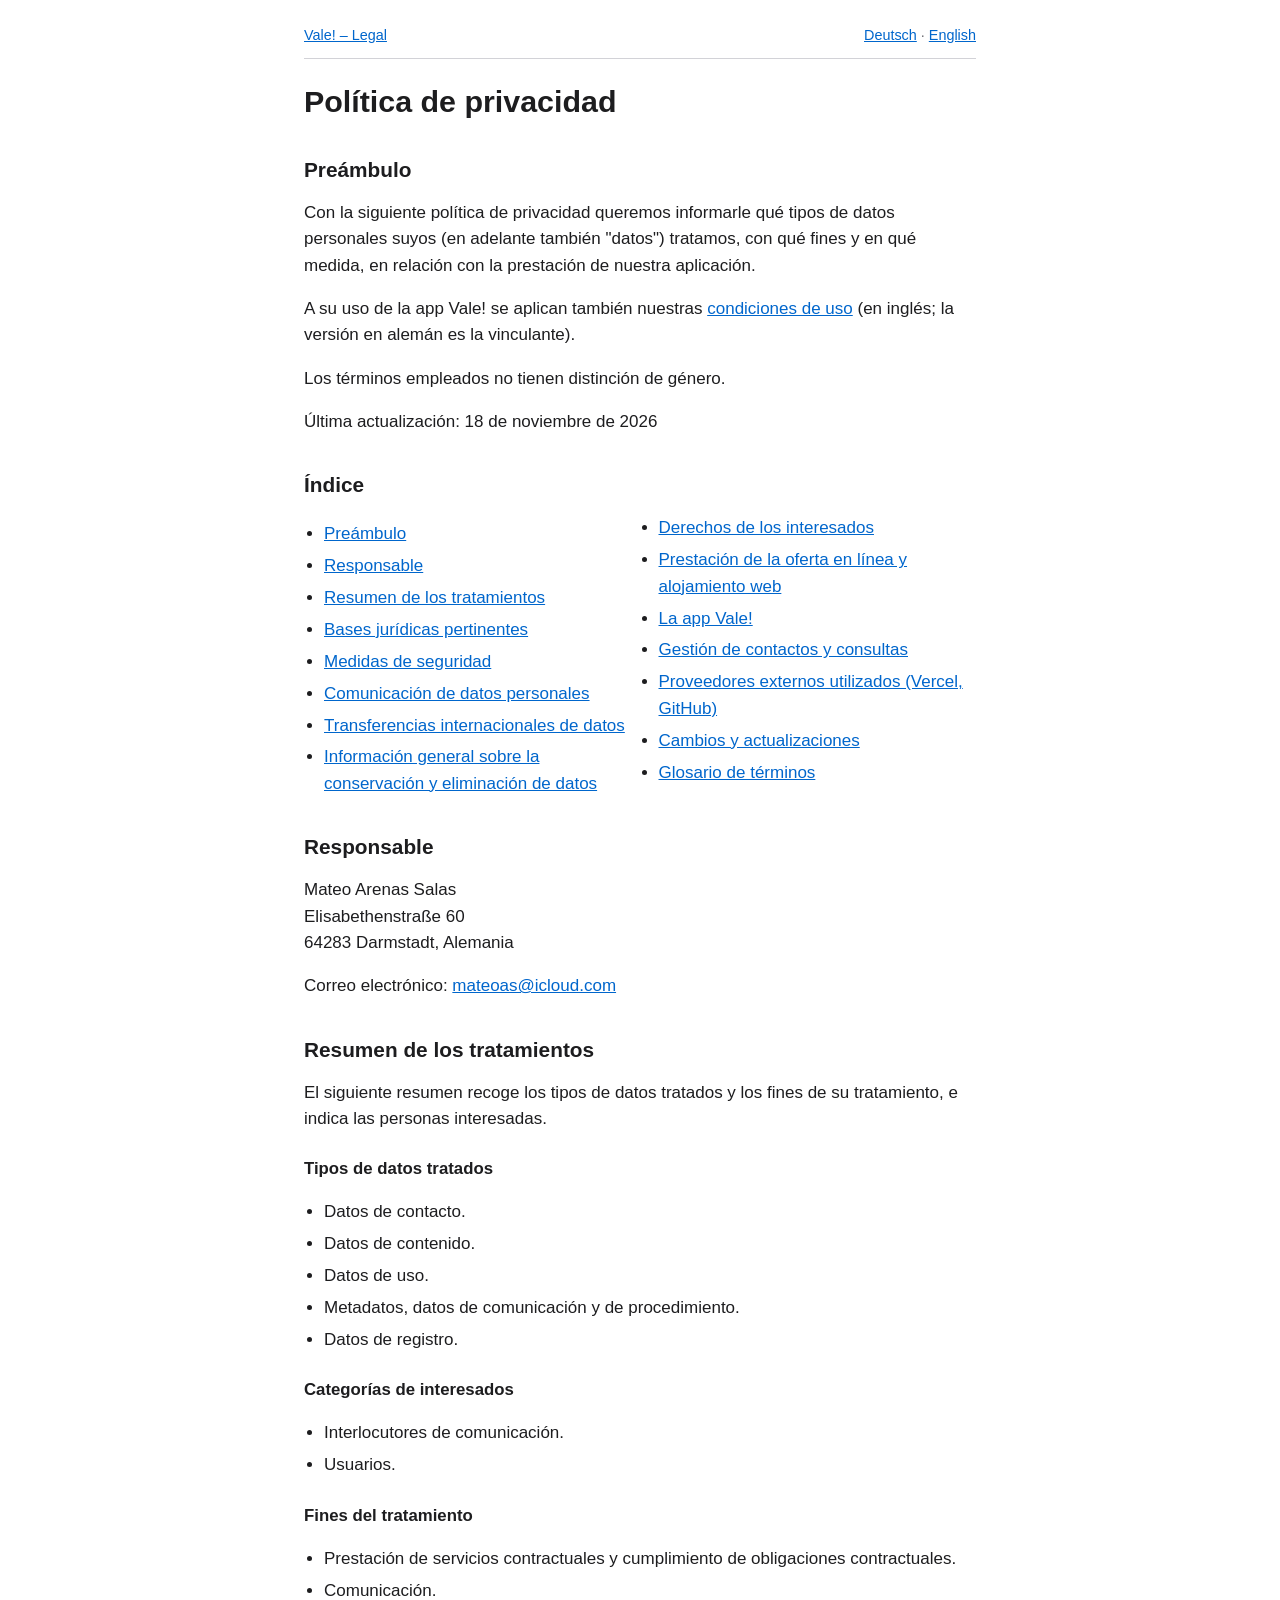
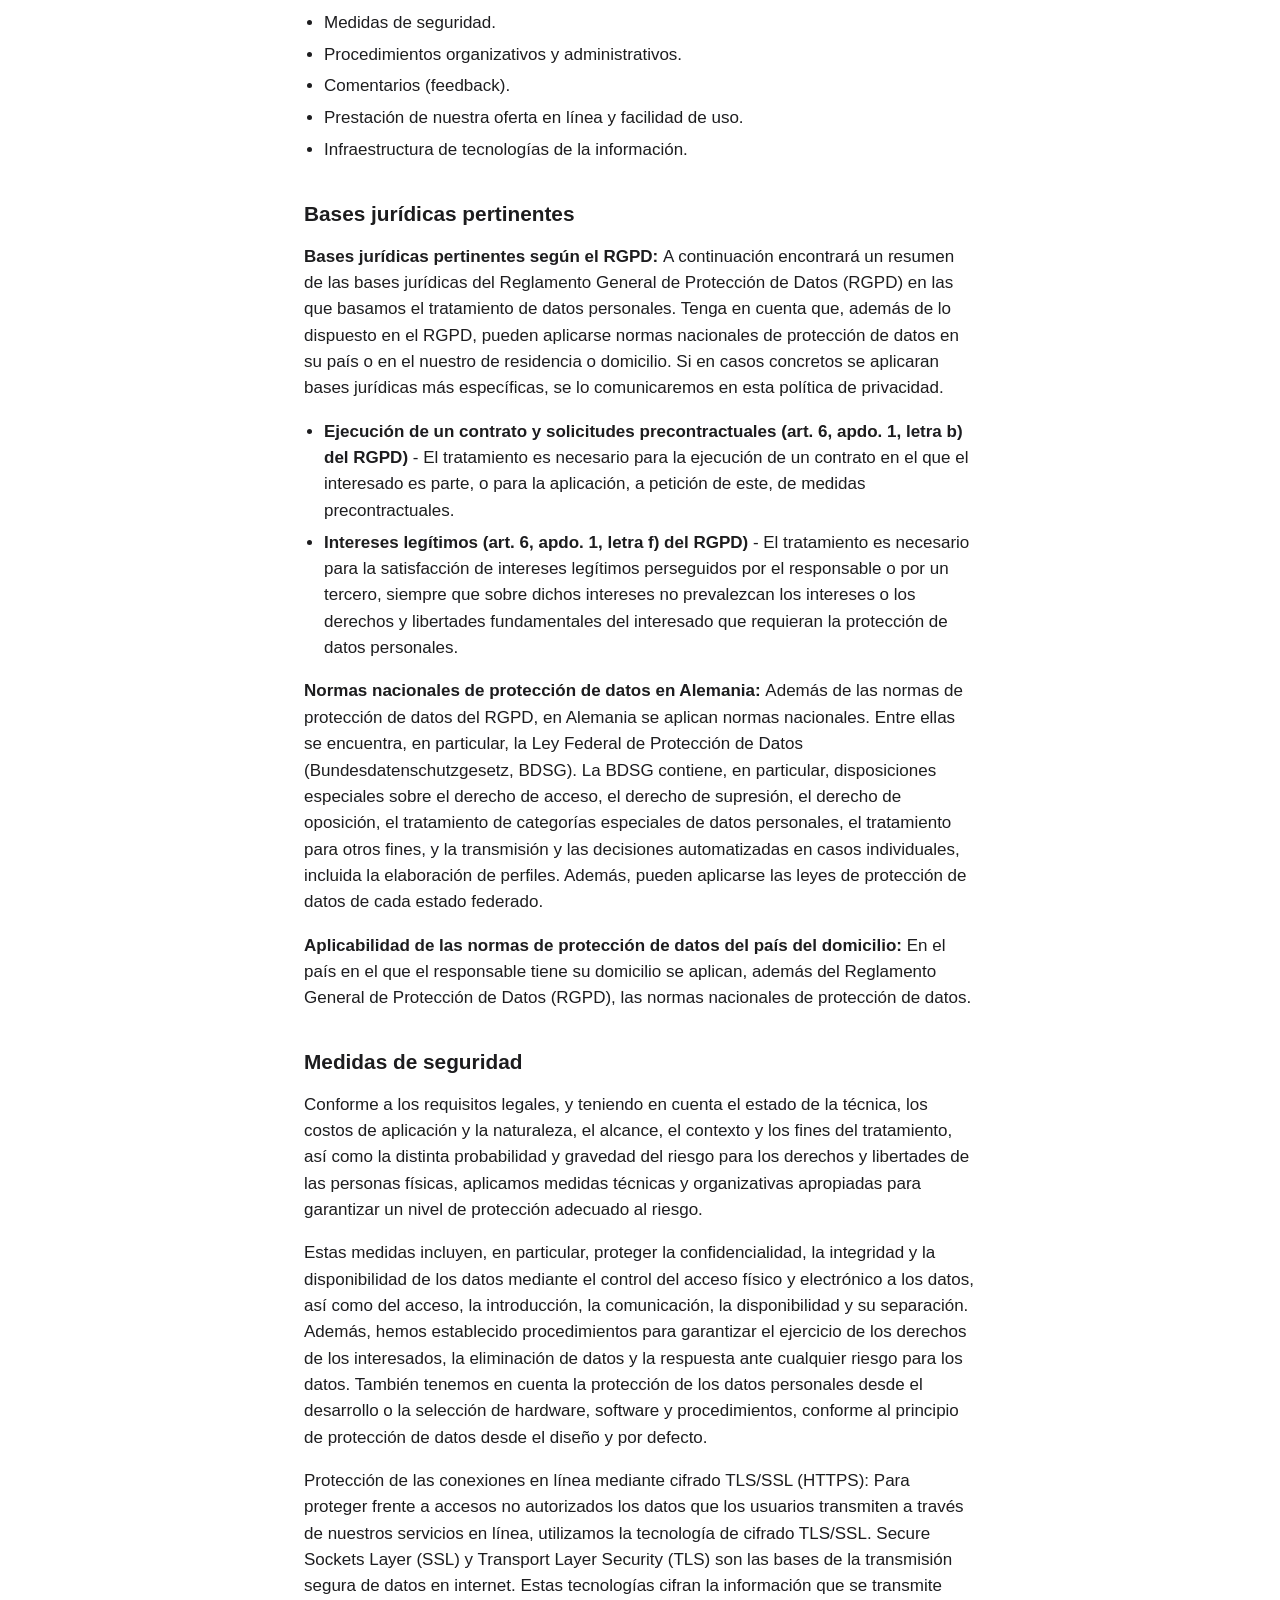
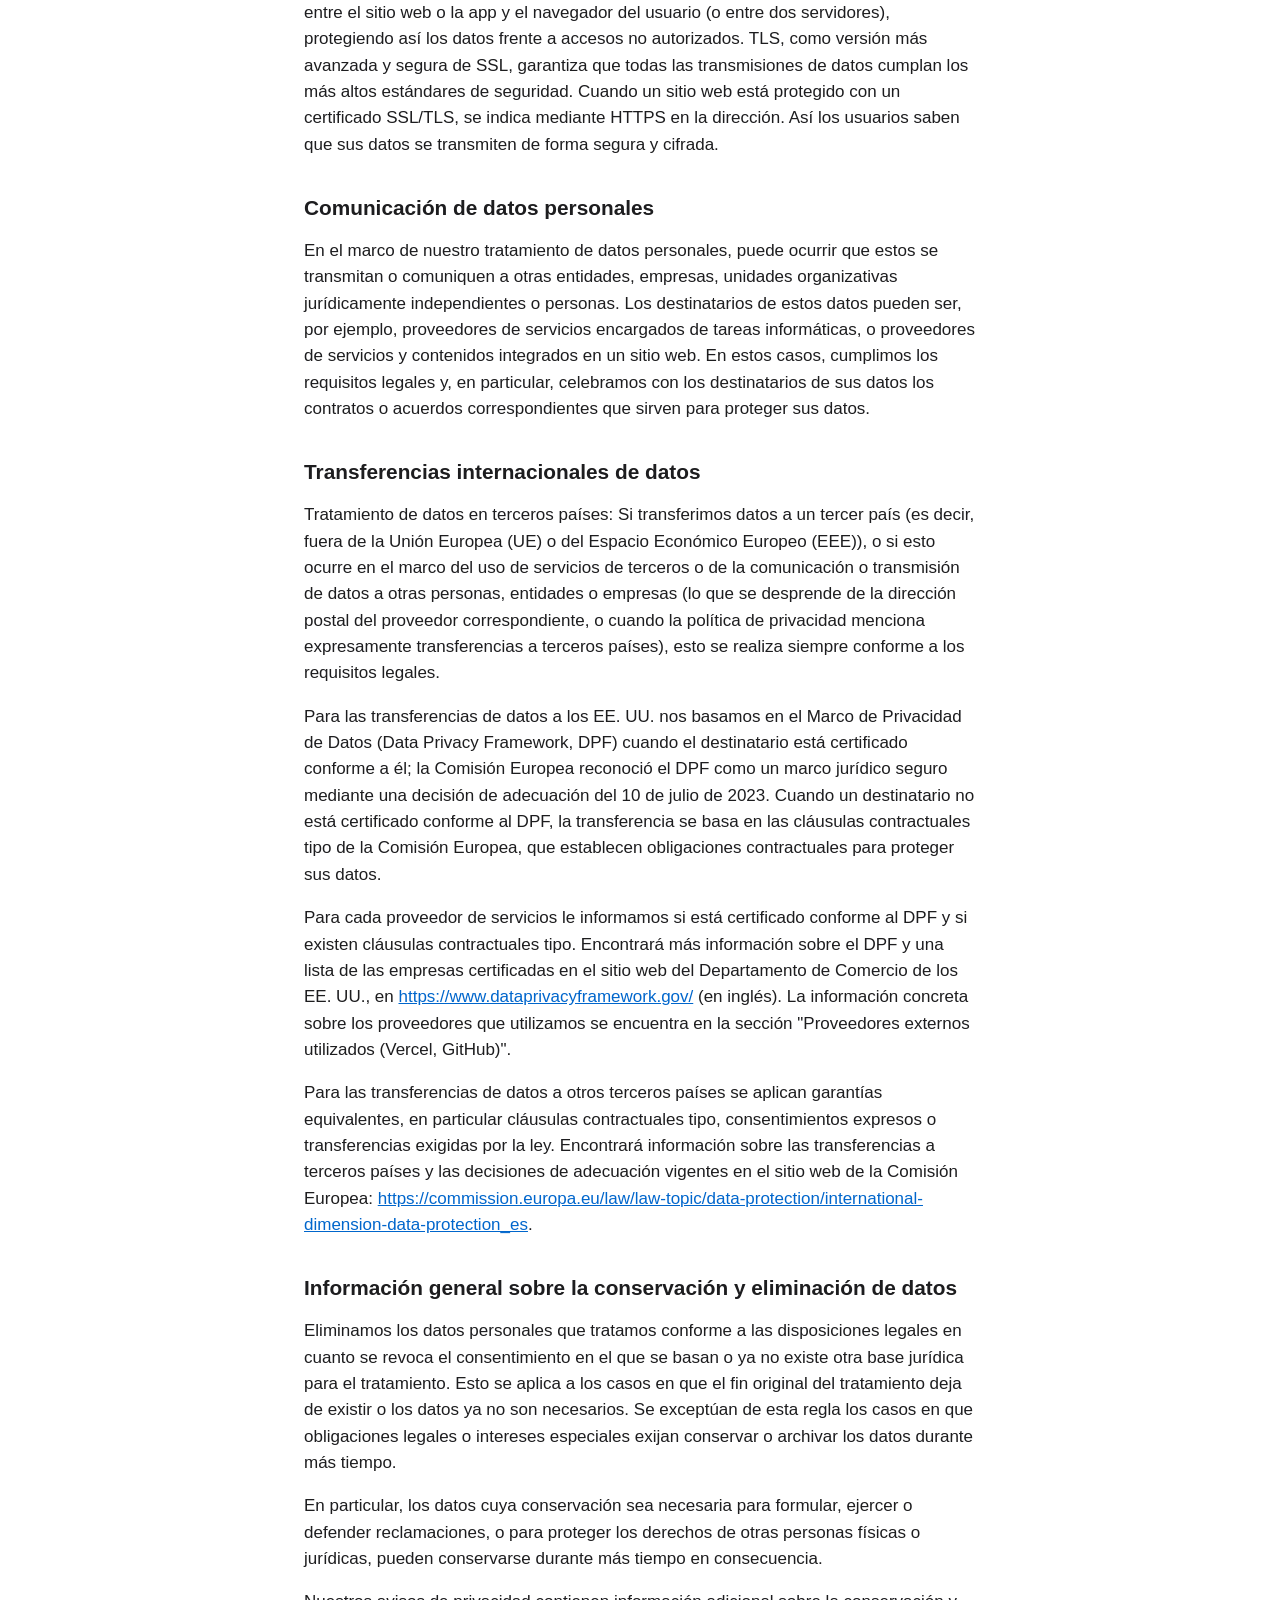
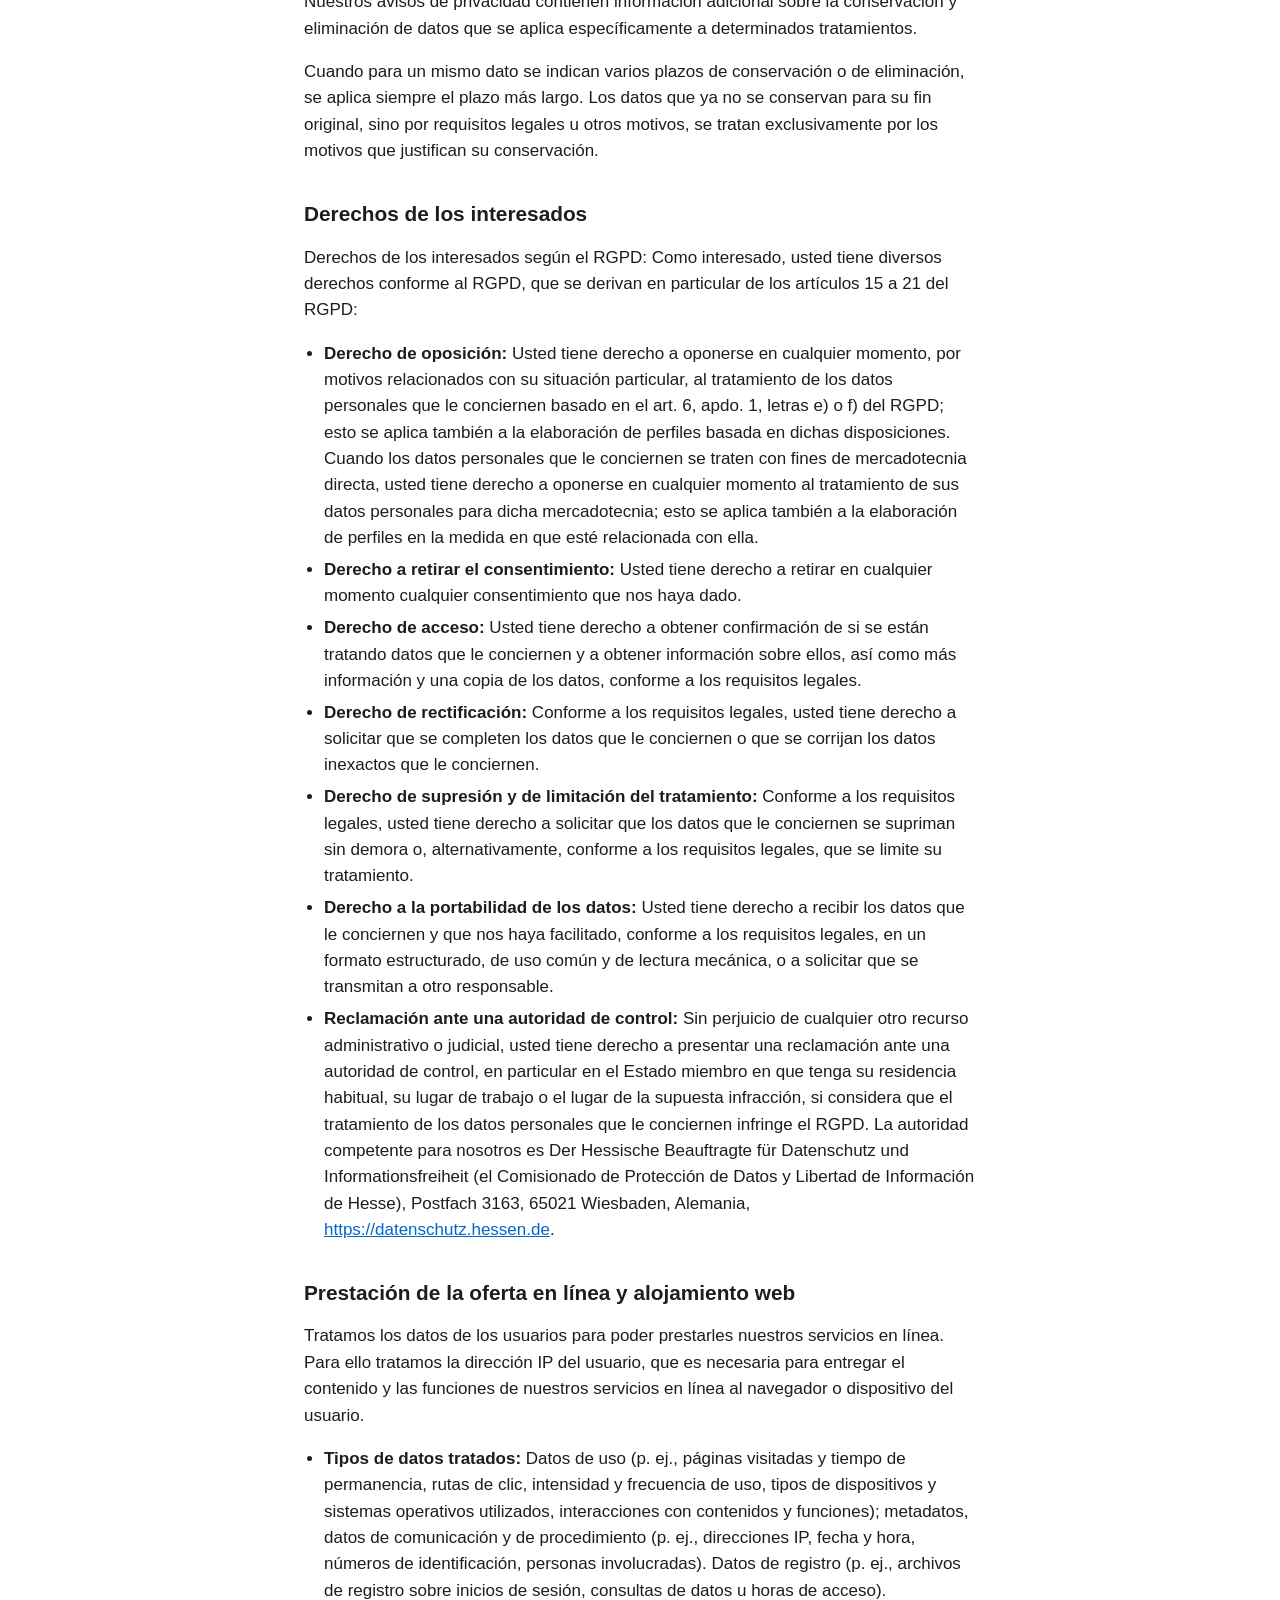
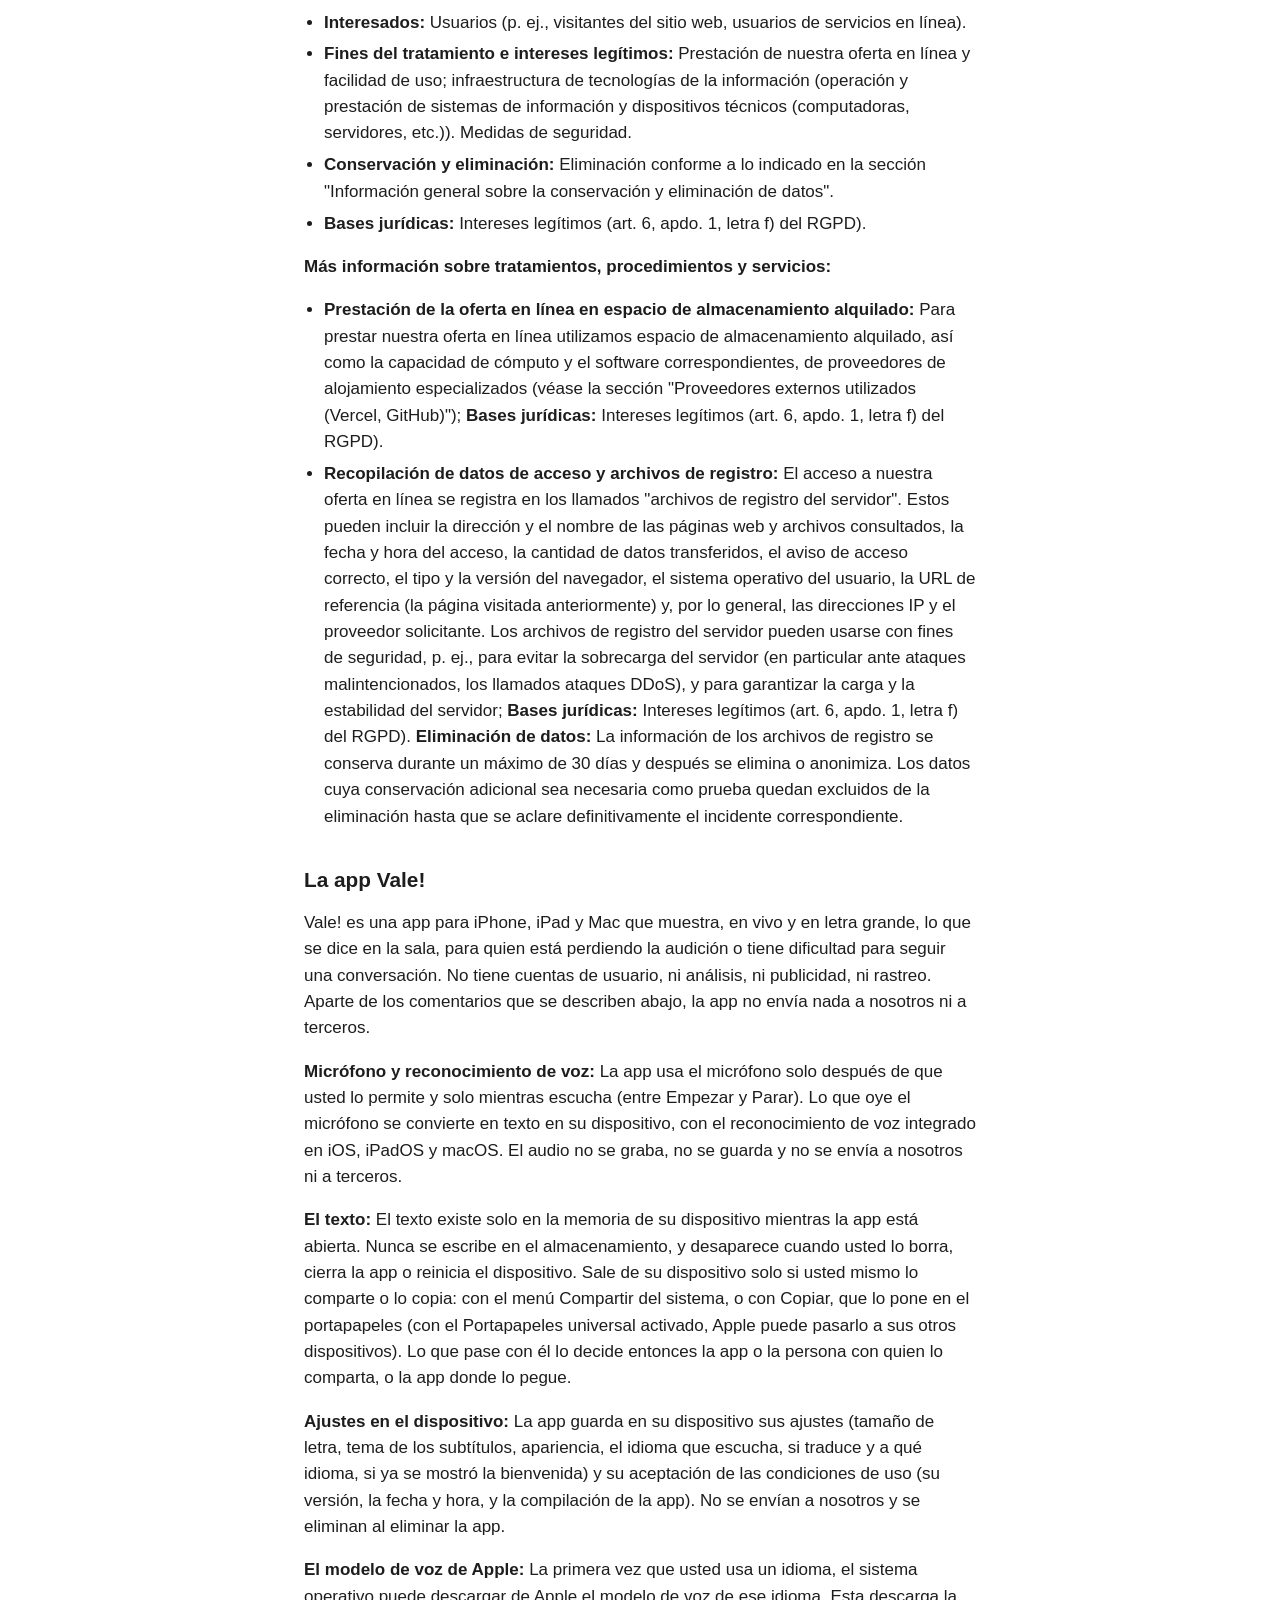
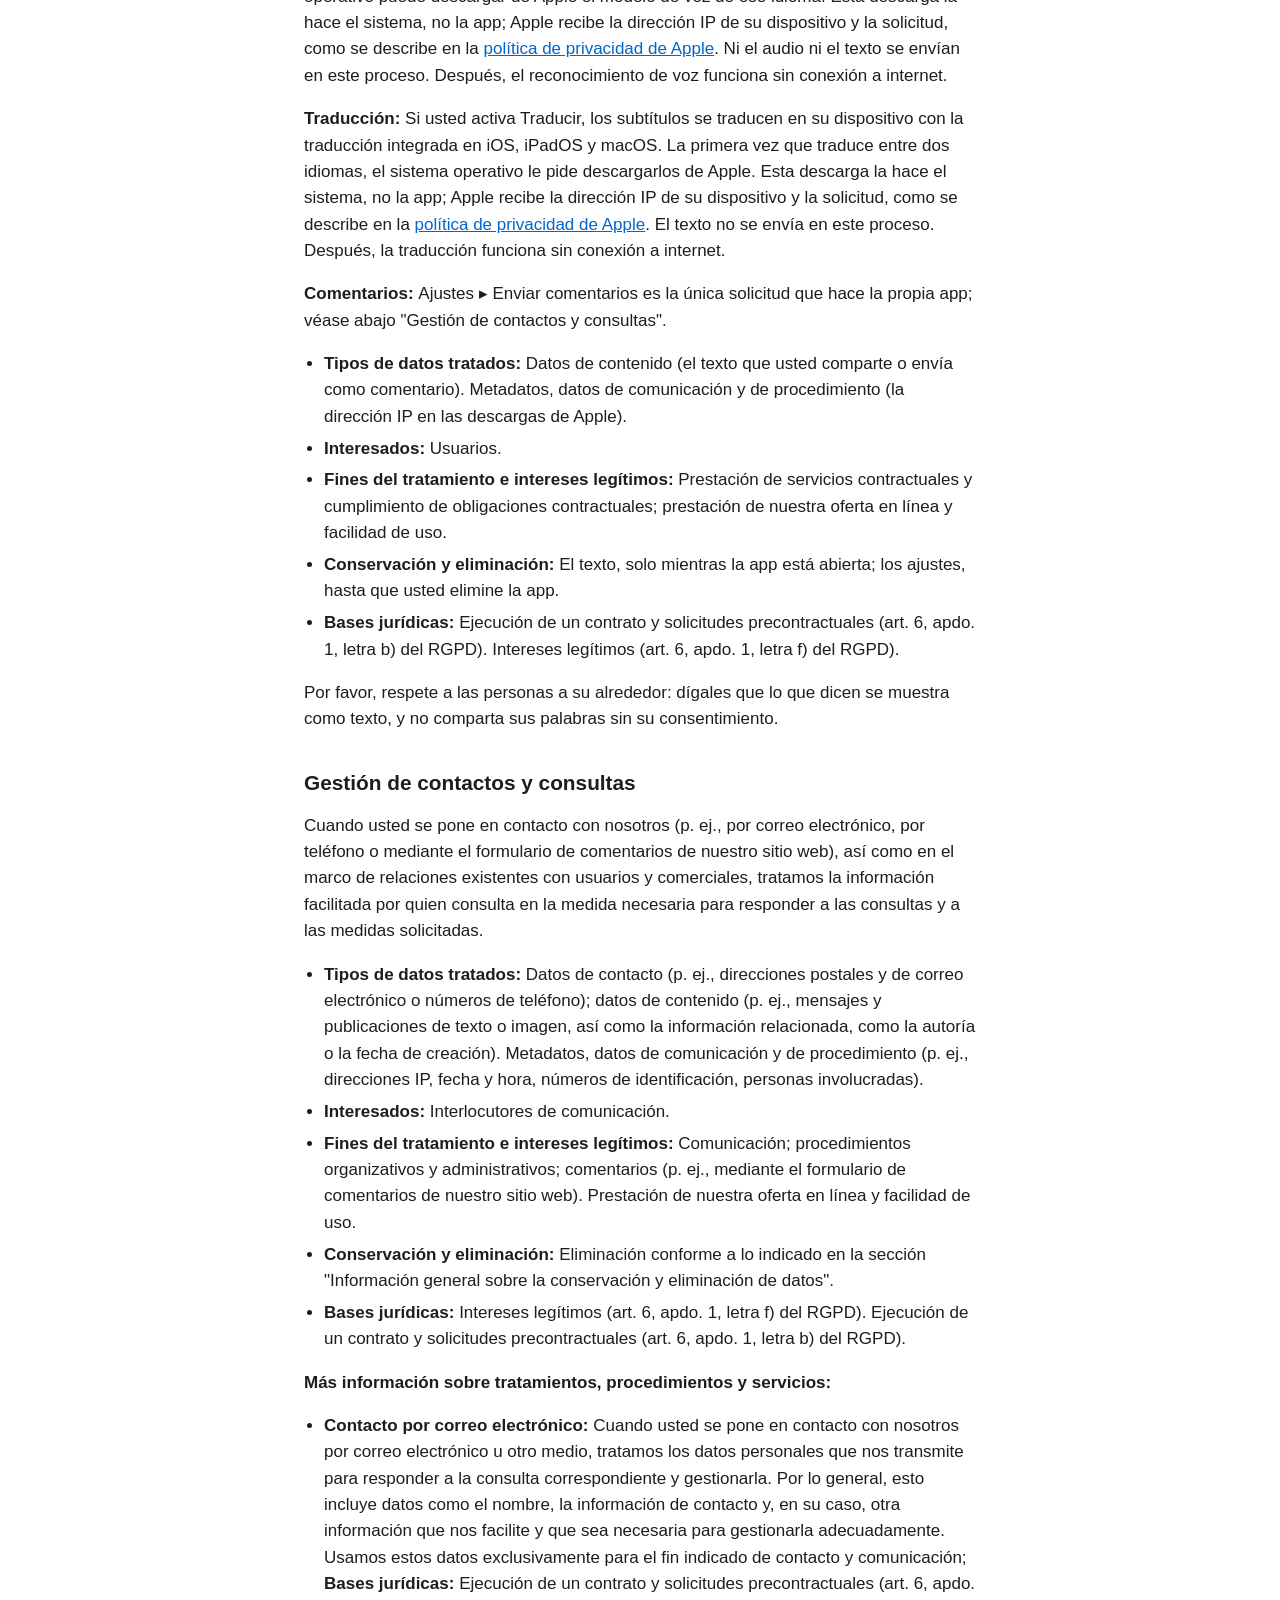
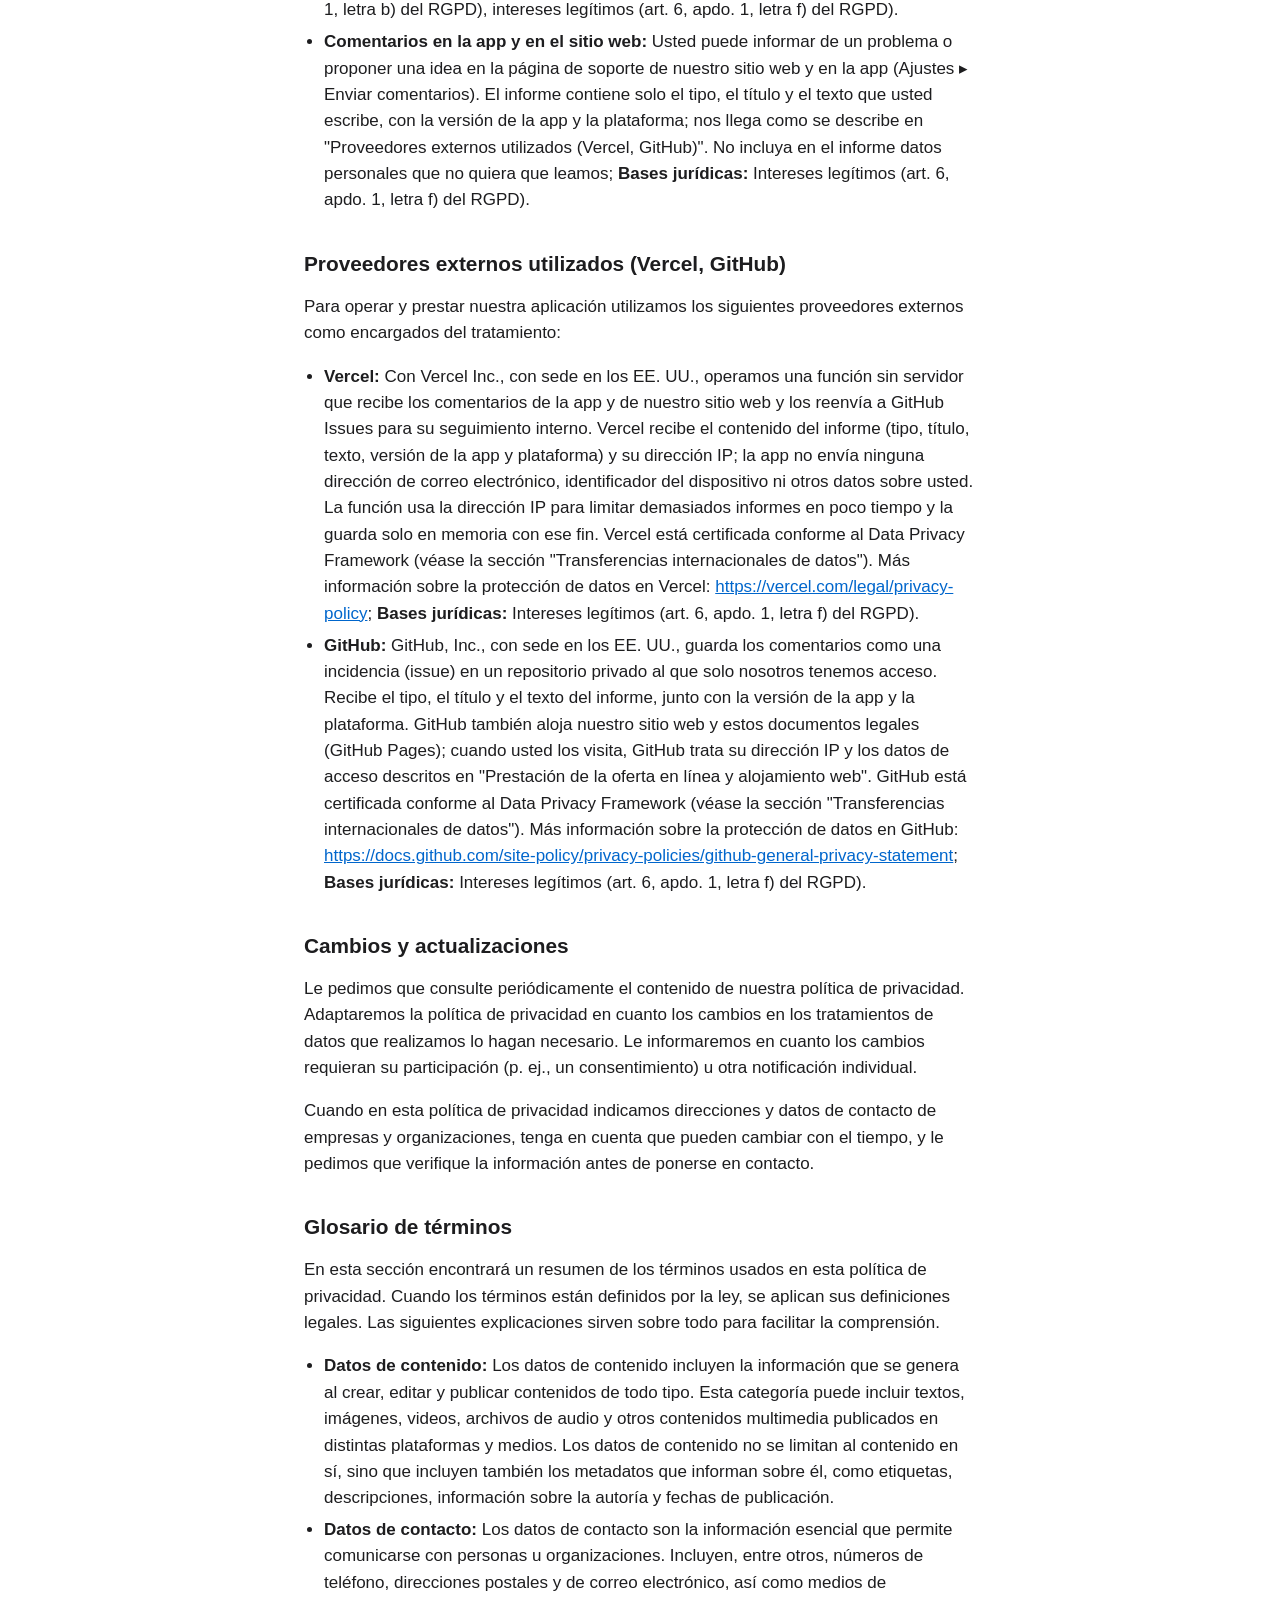
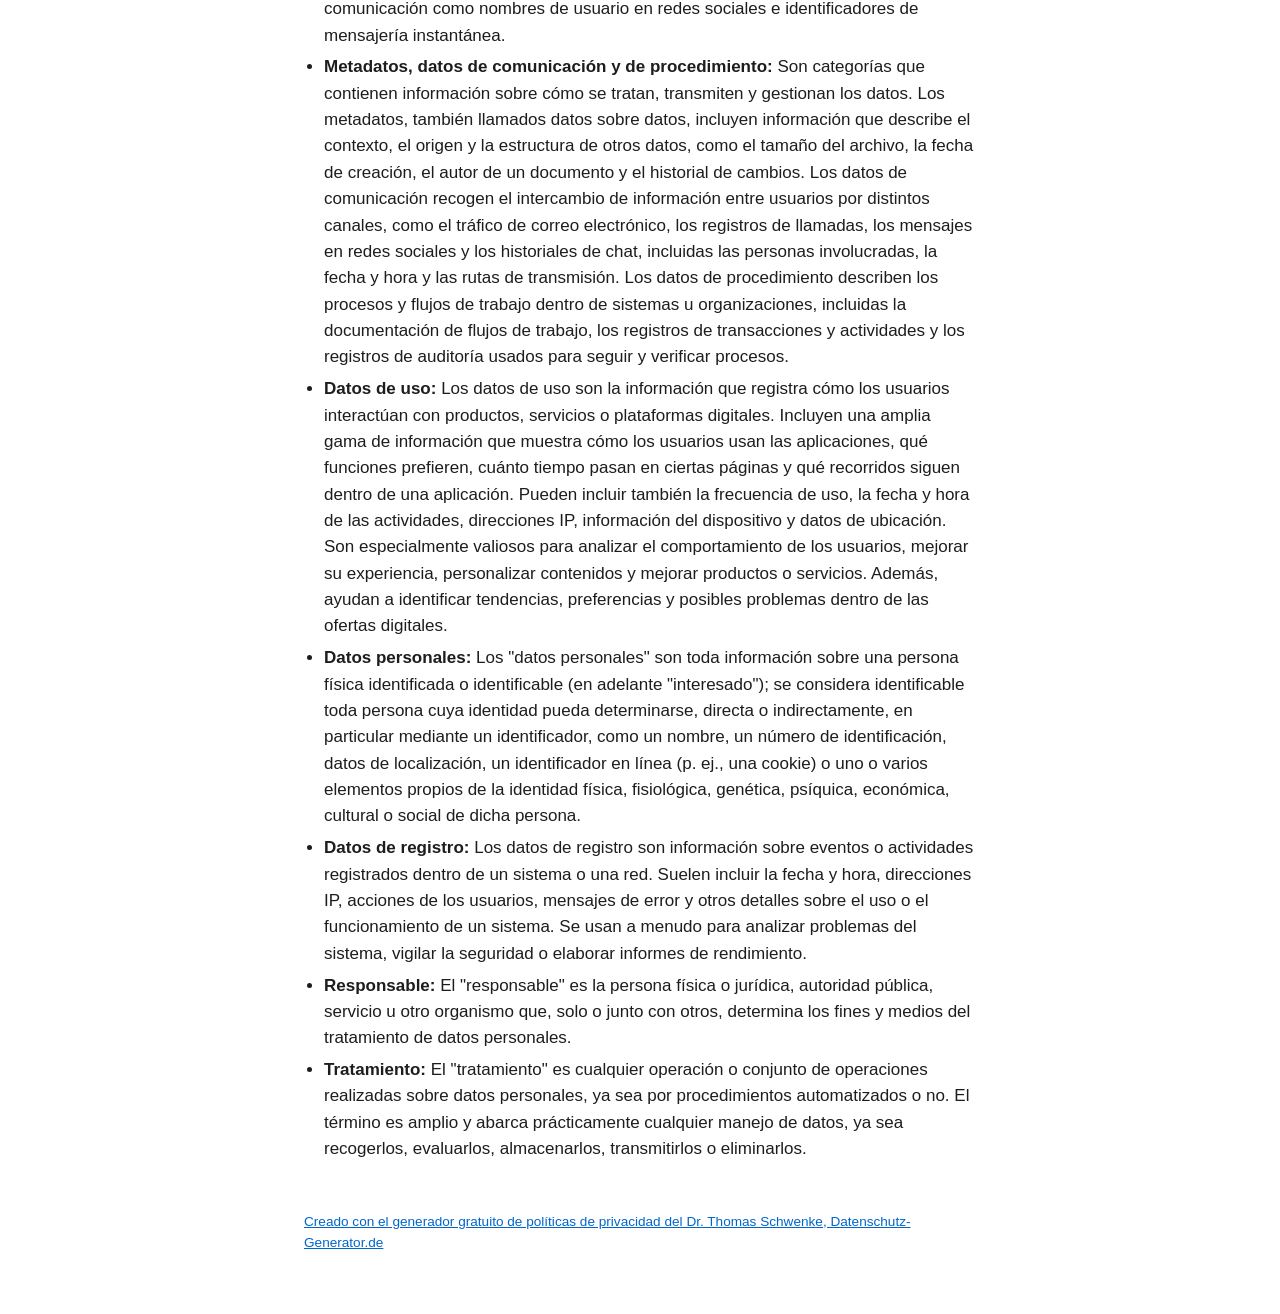
<file: datenschutzerklaerung.es.html>
<!doctype html>
<html lang="es">
<head>
<meta charset="utf-8">
<meta name="viewport" content="width=device-width, initial-scale=1">
<title>Política de privacidad – Vale!</title>
<link rel="stylesheet" href="style.css">
<link rel="alternate" hreflang="de" href="datenschutzerklaerung.de.html">
<link rel="alternate" hreflang="en" href="datenschutzerklaerung.en.html">
</head>
<body>
<main>
<nav class="lang"><a href="./">Vale! – Legal</a><span><a href="datenschutzerklaerung.de.html" hreflang="de" lang="de">Deutsch</a> · <a href="datenschutzerklaerung.en.html" hreflang="en" lang="en">English</a></span></nav>
<!-- Document text below is unchanged; edit it in every language together. -->
<h1>Política de privacidad</h1>
<h2 id="m4158">Preámbulo</h2>
<p>Con la siguiente política de privacidad queremos informarle qué tipos de datos personales suyos (en adelante también "datos") tratamos, con qué fines y en qué medida, en relación con la prestación de nuestra aplicación.</p>
<p>A su uso de la app Vale! se aplican también nuestras <a href="nutzungsbedingungen.en.html">condiciones de uso</a> (en inglés; la versión en alemán es la vinculante).</p>
<p>Los términos empleados no tienen distinción de género.</p>

<p>Última actualización: 18 de noviembre de 2026</p><h2>Índice</h2> <ul class="index"><li><a class="index-link" href="#m4158">Preámbulo</a></li><li><a class="index-link" href="#m3">Responsable</a></li><li><a class="index-link" href="#mOverview">Resumen de los tratamientos</a></li><li><a class="index-link" href="#m2427">Bases jurídicas pertinentes</a></li><li><a class="index-link" href="#m27">Medidas de seguridad</a></li><li><a class="index-link" href="#m25">Comunicación de datos personales</a></li><li><a class="index-link" href="#m24">Transferencias internacionales de datos</a></li><li><a class="index-link" href="#m12">Información general sobre la conservación y eliminación de datos</a></li><li><a class="index-link" href="#m10">Derechos de los interesados</a></li><li><a class="index-link" href="#m225">Prestación de la oferta en línea y alojamiento web</a></li><li><a class="index-link" href="#mApp">La app Vale!</a></li><li><a class="index-link" href="#m182">Gestión de contactos y consultas</a></li><li><a class="index-link" href="#mProviders">Proveedores externos utilizados (Vercel, GitHub)</a></li><li><a class="index-link" href="#m15">Cambios y actualizaciones</a></li><li><a class="index-link" href="#m42">Glosario de términos</a></li></ul><h2 id="m3">Responsable</h2><p>Mateo Arenas Salas<br>Elisabethenstraße 60<br>64283 Darmstadt, Alemania<br></p>
<p>Correo electrónico: <a href="mailto:mateoas@icloud.com">mateoas@icloud.com</a></p>

<h2 id="mOverview">Resumen de los tratamientos</h2><p>El siguiente resumen recoge los tipos de datos tratados y los fines de su tratamiento, e indica las personas interesadas.</p><h3>Tipos de datos tratados</h3>
<ul><li>Datos de contacto.</li><li>Datos de contenido.</li><li>Datos de uso.</li><li>Metadatos, datos de comunicación y de procedimiento.</li><li>Datos de registro.</li></ul><h3>Categorías de interesados</h3><ul><li>Interlocutores de comunicación.</li><li>Usuarios.</li></ul><h3>Fines del tratamiento</h3><ul><li>Prestación de servicios contractuales y cumplimiento de obligaciones contractuales.</li><li>Comunicación.</li><li>Medidas de seguridad.</li><li>Procedimientos organizativos y administrativos.</li><li>Comentarios (feedback).</li><li>Prestación de nuestra oferta en línea y facilidad de uso.</li><li>Infraestructura de tecnologías de la información.</li></ul><h2 id="m2427">Bases jurídicas pertinentes</h2><p><strong>Bases jurídicas pertinentes según el RGPD: </strong>A continuación encontrará un resumen de las bases jurídicas del Reglamento General de Protección de Datos (RGPD) en las que basamos el tratamiento de datos personales. Tenga en cuenta que, además de lo dispuesto en el RGPD, pueden aplicarse normas nacionales de protección de datos en su país o en el nuestro de residencia o domicilio. Si en casos concretos se aplicaran bases jurídicas más específicas, se lo comunicaremos en esta política de privacidad.</p>
 <ul><li><strong>Ejecución de un contrato y solicitudes precontractuales (art. 6, apdo. 1, letra b) del RGPD)</strong> - El tratamiento es necesario para la ejecución de un contrato en el que el interesado es parte, o para la aplicación, a petición de este, de medidas precontractuales.</li><li><strong>Intereses legítimos (art. 6, apdo. 1, letra f) del RGPD)</strong> - El tratamiento es necesario para la satisfacción de intereses legítimos perseguidos por el responsable o por un tercero, siempre que sobre dichos intereses no prevalezcan los intereses o los derechos y libertades fundamentales del interesado que requieran la protección de datos personales.</li></ul><p><strong>Normas nacionales de protección de datos en Alemania: </strong>Además de las normas de protección de datos del RGPD, en Alemania se aplican normas nacionales. Entre ellas se encuentra, en particular, la Ley Federal de Protección de Datos (Bundesdatenschutzgesetz, BDSG). La BDSG contiene, en particular, disposiciones especiales sobre el derecho de acceso, el derecho de supresión, el derecho de oposición, el tratamiento de categorías especiales de datos personales, el tratamiento para otros fines, y la transmisión y las decisiones automatizadas en casos individuales, incluida la elaboración de perfiles. Además, pueden aplicarse las leyes de protección de datos de cada estado federado.</p>
<p><strong>Aplicabilidad de las normas de protección de datos del país del domicilio: </strong>En el país en el que el responsable tiene su domicilio se aplican, además del Reglamento General de Protección de Datos (RGPD), las normas nacionales de protección de datos.</p>

<h2 id="m27">Medidas de seguridad</h2><p>Conforme a los requisitos legales, y teniendo en cuenta el estado de la técnica, los costos de aplicación y la naturaleza, el alcance, el contexto y los fines del tratamiento, así como la distinta probabilidad y gravedad del riesgo para los derechos y libertades de las personas físicas, aplicamos medidas técnicas y organizativas apropiadas para garantizar un nivel de protección adecuado al riesgo.</p>
<p>Estas medidas incluyen, en particular, proteger la confidencialidad, la integridad y la disponibilidad de los datos mediante el control del acceso físico y electrónico a los datos, así como del acceso, la introducción, la comunicación, la disponibilidad y su separación. Además, hemos establecido procedimientos para garantizar el ejercicio de los derechos de los interesados, la eliminación de datos y la respuesta ante cualquier riesgo para los datos. También tenemos en cuenta la protección de los datos personales desde el desarrollo o la selección de hardware, software y procedimientos, conforme al principio de protección de datos desde el diseño y por defecto.</p>
<p>Protección de las conexiones en línea mediante cifrado TLS/SSL (HTTPS): Para proteger frente a accesos no autorizados los datos que los usuarios transmiten a través de nuestros servicios en línea, utilizamos la tecnología de cifrado TLS/SSL. Secure Sockets Layer (SSL) y Transport Layer Security (TLS) son las bases de la transmisión segura de datos en internet. Estas tecnologías cifran la información que se transmite entre el sitio web o la app y el navegador del usuario (o entre dos servidores), protegiendo así los datos frente a accesos no autorizados. TLS, como versión más avanzada y segura de SSL, garantiza que todas las transmisiones de datos cumplan los más altos estándares de seguridad. Cuando un sitio web está protegido con un certificado SSL/TLS, se indica mediante HTTPS en la dirección. Así los usuarios saben que sus datos se transmiten de forma segura y cifrada.</p>

<h2 id="m25">Comunicación de datos personales</h2><p>En el marco de nuestro tratamiento de datos personales, puede ocurrir que estos se transmitan o comuniquen a otras entidades, empresas, unidades organizativas jurídicamente independientes o personas. Los destinatarios de estos datos pueden ser, por ejemplo, proveedores de servicios encargados de tareas informáticas, o proveedores de servicios y contenidos integrados en un sitio web. En estos casos, cumplimos los requisitos legales y, en particular, celebramos con los destinatarios de sus datos los contratos o acuerdos correspondientes que sirven para proteger sus datos.</p>

<h2 id="m24">Transferencias internacionales de datos</h2><p>Tratamiento de datos en terceros países: Si transferimos datos a un tercer país (es decir, fuera de la Unión Europea (UE) o del Espacio Económico Europeo (EEE)), o si esto ocurre en el marco del uso de servicios de terceros o de la comunicación o transmisión de datos a otras personas, entidades o empresas (lo que se desprende de la dirección postal del proveedor correspondiente, o cuando la política de privacidad menciona expresamente transferencias a terceros países), esto se realiza siempre conforme a los requisitos legales.</p>
<p>Para las transferencias de datos a los EE. UU. nos basamos en el Marco de Privacidad de Datos (Data Privacy Framework, DPF) cuando el destinatario está certificado conforme a él; la Comisión Europea reconoció el DPF como un marco jurídico seguro mediante una decisión de adecuación del 10 de julio de 2023. Cuando un destinatario no está certificado conforme al DPF, la transferencia se basa en las cláusulas contractuales tipo de la Comisión Europea, que establecen obligaciones contractuales para proteger sus datos.</p>
<p>Para cada proveedor de servicios le informamos si está certificado conforme al DPF y si existen cláusulas contractuales tipo. Encontrará más información sobre el DPF y una lista de las empresas certificadas en el sitio web del Departamento de Comercio de los EE. UU., en <a href="https://www.dataprivacyframework.gov/" target="_blank">https://www.dataprivacyframework.gov/</a> (en inglés). La información concreta sobre los proveedores que utilizamos se encuentra en la sección "Proveedores externos utilizados (Vercel, GitHub)".</p>
<p>Para las transferencias de datos a otros terceros países se aplican garantías equivalentes, en particular cláusulas contractuales tipo, consentimientos expresos o transferencias exigidas por la ley. Encontrará información sobre las transferencias a terceros países y las decisiones de adecuación vigentes en el sitio web de la Comisión Europea: <a href="https://commission.europa.eu/law/law-topic/data-protection/international-dimension-data-protection_es" target="_blank">https://commission.europa.eu/law/law-topic/data-protection/international-dimension-data-protection_es</a>.</p>

<h2 id="m12">Información general sobre la conservación y eliminación de datos</h2><p>Eliminamos los datos personales que tratamos conforme a las disposiciones legales en cuanto se revoca el consentimiento en el que se basan o ya no existe otra base jurídica para el tratamiento. Esto se aplica a los casos en que el fin original del tratamiento deja de existir o los datos ya no son necesarios. Se exceptúan de esta regla los casos en que obligaciones legales o intereses especiales exijan conservar o archivar los datos durante más tiempo.</p>
<p>En particular, los datos cuya conservación sea necesaria para formular, ejercer o defender reclamaciones, o para proteger los derechos de otras personas físicas o jurídicas, pueden conservarse durante más tiempo en consecuencia.</p>
<p>Nuestros avisos de privacidad contienen información adicional sobre la conservación y eliminación de datos que se aplica específicamente a determinados tratamientos.</p>
<p>Cuando para un mismo dato se indican varios plazos de conservación o de eliminación, se aplica siempre el plazo más largo. Los datos que ya no se conservan para su fin original, sino por requisitos legales u otros motivos, se tratan exclusivamente por los motivos que justifican su conservación.</p>

<h2 id="m10">Derechos de los interesados</h2><p>Derechos de los interesados según el RGPD: Como interesado, usted tiene diversos derechos conforme al RGPD, que se derivan en particular de los artículos 15 a 21 del RGPD:</p><ul><li><strong>Derecho de oposición:</strong> Usted tiene derecho a oponerse en cualquier momento, por motivos relacionados con su situación particular, al tratamiento de los datos personales que le conciernen basado en el art. 6, apdo. 1, letras e) o f) del RGPD; esto se aplica también a la elaboración de perfiles basada en dichas disposiciones. Cuando los datos personales que le conciernen se traten con fines de mercadotecnia directa, usted tiene derecho a oponerse en cualquier momento al tratamiento de sus datos personales para dicha mercadotecnia; esto se aplica también a la elaboración de perfiles en la medida en que esté relacionada con ella.</li><li><strong>Derecho a retirar el consentimiento:</strong> Usted tiene derecho a retirar en cualquier momento cualquier consentimiento que nos haya dado.</li><li><strong>Derecho de acceso:</strong> Usted tiene derecho a obtener confirmación de si se están tratando datos que le conciernen y a obtener información sobre ellos, así como más información y una copia de los datos, conforme a los requisitos legales.</li><li><strong>Derecho de rectificación:</strong> Conforme a los requisitos legales, usted tiene derecho a solicitar que se completen los datos que le conciernen o que se corrijan los datos inexactos que le conciernen.</li><li><strong>Derecho de supresión y de limitación del tratamiento:</strong> Conforme a los requisitos legales, usted tiene derecho a solicitar que los datos que le conciernen se supriman sin demora o, alternativamente, conforme a los requisitos legales, que se limite su tratamiento.</li><li><strong>Derecho a la portabilidad de los datos:</strong> Usted tiene derecho a recibir los datos que le conciernen y que nos haya facilitado, conforme a los requisitos legales, en un formato estructurado, de uso común y de lectura mecánica, o a solicitar que se transmitan a otro responsable.</li><li><strong>Reclamación ante una autoridad de control:</strong> Sin perjuicio de cualquier otro recurso administrativo o judicial, usted tiene derecho a presentar una reclamación ante una autoridad de control, en particular en el Estado miembro en que tenga su residencia habitual, su lugar de trabajo o el lugar de la supuesta infracción, si considera que el tratamiento de los datos personales que le conciernen infringe el RGPD. La autoridad competente para nosotros es Der Hessische Beauftragte für Datenschutz und Informationsfreiheit (el Comisionado de Protección de Datos y Libertad de Información de Hesse), Postfach 3163, 65021 Wiesbaden, Alemania, <a href="https://datenschutz.hessen.de" target="_blank">https://datenschutz.hessen.de</a>.</li></ul>

<h2 id="m225">Prestación de la oferta en línea y alojamiento web</h2><p>Tratamos los datos de los usuarios para poder prestarles nuestros servicios en línea. Para ello tratamos la dirección IP del usuario, que es necesaria para entregar el contenido y las funciones de nuestros servicios en línea al navegador o dispositivo del usuario.</p>
<ul class="m-elements"><li><strong>Tipos de datos tratados:</strong> Datos de uso (p. ej., páginas visitadas y tiempo de permanencia, rutas de clic, intensidad y frecuencia de uso, tipos de dispositivos y sistemas operativos utilizados, interacciones con contenidos y funciones); metadatos, datos de comunicación y de procedimiento (p. ej., direcciones IP, fecha y hora, números de identificación, personas involucradas). Datos de registro (p. ej., archivos de registro sobre inicios de sesión, consultas de datos u horas de acceso).</li><li><strong>Interesados:</strong> Usuarios (p. ej., visitantes del sitio web, usuarios de servicios en línea).</li><li><strong>Fines del tratamiento e intereses legítimos:</strong> Prestación de nuestra oferta en línea y facilidad de uso; infraestructura de tecnologías de la información (operación y prestación de sistemas de información y dispositivos técnicos (computadoras, servidores, etc.)). Medidas de seguridad.</li><li><strong>Conservación y eliminación:</strong> Eliminación conforme a lo indicado en la sección "Información general sobre la conservación y eliminación de datos".</li><li class=""><strong>Bases jurídicas:</strong> Intereses legítimos (art. 6, apdo. 1, letra f) del RGPD).</li></ul><p><strong>Más información sobre tratamientos, procedimientos y servicios:</strong></p><ul class="m-elements"><li><strong>Prestación de la oferta en línea en espacio de almacenamiento alquilado: </strong>Para prestar nuestra oferta en línea utilizamos espacio de almacenamiento alquilado, así como la capacidad de cómputo y el software correspondientes, de proveedores de alojamiento especializados (véase la sección "Proveedores externos utilizados (Vercel, GitHub)"); <span class=""><strong>Bases jurídicas:</strong> Intereses legítimos (art. 6, apdo. 1, letra f) del RGPD).</span></li><li><strong>Recopilación de datos de acceso y archivos de registro: </strong>El acceso a nuestra oferta en línea se registra en los llamados "archivos de registro del servidor". Estos pueden incluir la dirección y el nombre de las páginas web y archivos consultados, la fecha y hora del acceso, la cantidad de datos transferidos, el aviso de acceso correcto, el tipo y la versión del navegador, el sistema operativo del usuario, la URL de referencia (la página visitada anteriormente) y, por lo general, las direcciones IP y el proveedor solicitante. Los archivos de registro del servidor pueden usarse con fines de seguridad, p. ej., para evitar la sobrecarga del servidor (en particular ante ataques malintencionados, los llamados ataques DDoS), y para garantizar la carga y la estabilidad del servidor; <span class=""><strong>Bases jurídicas:</strong> Intereses legítimos (art. 6, apdo. 1, letra f) del RGPD). </span><strong>Eliminación de datos:</strong> La información de los archivos de registro se conserva durante un máximo de 30 días y después se elimina o anonimiza. Los datos cuya conservación adicional sea necesaria como prueba quedan excluidos de la eliminación hasta que se aclare definitivamente el incidente correspondiente.</li></ul>
<h2 id="mApp">La app Vale!</h2><p>Vale! es una app para iPhone, iPad y Mac que muestra, en vivo y en letra grande, lo que se dice en la sala, para quien está perdiendo la audición o tiene dificultad para seguir una conversación. No tiene cuentas de usuario, ni análisis, ni publicidad, ni rastreo. Aparte de los comentarios que se describen abajo, la app no envía nada a nosotros ni a terceros.</p><p><strong>Micrófono y reconocimiento de voz: </strong>La app usa el micrófono solo después de que usted lo permite y solo mientras escucha (entre Empezar y Parar). Lo que oye el micrófono se convierte en texto en su dispositivo, con el reconocimiento de voz integrado en iOS, iPadOS y macOS. El audio no se graba, no se guarda y no se envía a nosotros ni a terceros.</p><p><strong>El texto: </strong>El texto existe solo en la memoria de su dispositivo mientras la app está abierta. Nunca se escribe en el almacenamiento, y desaparece cuando usted lo borra, cierra la app o reinicia el dispositivo. Sale de su dispositivo solo si usted mismo lo comparte o lo copia: con el menú Compartir del sistema, o con Copiar, que lo pone en el portapapeles (con el Portapapeles universal activado, Apple puede pasarlo a sus otros dispositivos). Lo que pase con él lo decide entonces la app o la persona con quien lo comparta, o la app donde lo pegue.</p><p><strong>Ajustes en el dispositivo: </strong>La app guarda en su dispositivo sus ajustes (tamaño de letra, tema de los subtítulos, apariencia, el idioma que escucha, si traduce y a qué idioma, si ya se mostró la bienvenida) y su aceptación de las condiciones de uso (su versión, la fecha y hora, y la compilación de la app). No se envían a nosotros y se eliminan al eliminar la app.</p><p><strong>El modelo de voz de Apple: </strong>La primera vez que usted usa un idioma, el sistema operativo puede descargar de Apple el modelo de voz de ese idioma. Esta descarga la hace el sistema, no la app; Apple recibe la dirección IP de su dispositivo y la solicitud, como se describe en la <a href="https://www.apple.com/mx/legal/privacy/" target="_blank">política de privacidad de Apple</a>. Ni el audio ni el texto se envían en este proceso. Después, el reconocimiento de voz funciona sin conexión a internet.</p><p><strong>Traducción: </strong>Si usted activa Traducir, los subtítulos se traducen en su dispositivo con la traducción integrada en iOS, iPadOS y macOS. La primera vez que traduce entre dos idiomas, el sistema operativo le pide descargarlos de Apple. Esta descarga la hace el sistema, no la app; Apple recibe la dirección IP de su dispositivo y la solicitud, como se describe en la <a href="https://www.apple.com/mx/legal/privacy/" target="_blank">política de privacidad de Apple</a>. El texto no se envía en este proceso. Después, la traducción funciona sin conexión a internet.</p><p><strong>Comentarios: </strong>Ajustes ▸ Enviar comentarios es la única solicitud que hace la propia app; véase abajo "Gestión de contactos y consultas".</p><ul class="m-elements"><li><strong>Tipos de datos tratados:</strong> Datos de contenido (el texto que usted comparte o envía como comentario). Metadatos, datos de comunicación y de procedimiento (la dirección IP en las descargas de Apple).</li><li><strong>Interesados:</strong> Usuarios.</li><li><strong>Fines del tratamiento e intereses legítimos:</strong> Prestación de servicios contractuales y cumplimiento de obligaciones contractuales; prestación de nuestra oferta en línea y facilidad de uso.</li><li><strong>Conservación y eliminación:</strong> El texto, solo mientras la app está abierta; los ajustes, hasta que usted elimine la app.</li><li class=""><strong>Bases jurídicas:</strong> Ejecución de un contrato y solicitudes precontractuales (art. 6, apdo. 1, letra b) del RGPD). Intereses legítimos (art. 6, apdo. 1, letra f) del RGPD).</li></ul><p>Por favor, respete a las personas a su alrededor: dígales que lo que dicen se muestra como texto, y no comparta sus palabras sin su consentimiento.</p>

<h2 id="m182">Gestión de contactos y consultas</h2><p>Cuando usted se pone en contacto con nosotros (p. ej., por correo electrónico, por teléfono o mediante el formulario de comentarios de nuestro sitio web), así como en el marco de relaciones existentes con usuarios y comerciales, tratamos la información facilitada por quien consulta en la medida necesaria para responder a las consultas y a las medidas solicitadas.</p>
<ul class="m-elements"><li><strong>Tipos de datos tratados:</strong> Datos de contacto (p. ej., direcciones postales y de correo electrónico o números de teléfono); datos de contenido (p. ej., mensajes y publicaciones de texto o imagen, así como la información relacionada, como la autoría o la fecha de creación). Metadatos, datos de comunicación y de procedimiento (p. ej., direcciones IP, fecha y hora, números de identificación, personas involucradas).</li><li><strong>Interesados:</strong> Interlocutores de comunicación.</li><li><strong>Fines del tratamiento e intereses legítimos:</strong> Comunicación; procedimientos organizativos y administrativos; comentarios (p. ej., mediante el formulario de comentarios de nuestro sitio web). Prestación de nuestra oferta en línea y facilidad de uso.</li><li><strong>Conservación y eliminación:</strong> Eliminación conforme a lo indicado en la sección "Información general sobre la conservación y eliminación de datos".</li><li class=""><strong>Bases jurídicas:</strong> Intereses legítimos (art. 6, apdo. 1, letra f) del RGPD). Ejecución de un contrato y solicitudes precontractuales (art. 6, apdo. 1, letra b) del RGPD).</li></ul><p><strong>Más información sobre tratamientos, procedimientos y servicios:</strong></p><ul class="m-elements"><li><strong>Contacto por correo electrónico: </strong>Cuando usted se pone en contacto con nosotros por correo electrónico u otro medio, tratamos los datos personales que nos transmite para responder a la consulta correspondiente y gestionarla. Por lo general, esto incluye datos como el nombre, la información de contacto y, en su caso, otra información que nos facilite y que sea necesaria para gestionarla adecuadamente. Usamos estos datos exclusivamente para el fin indicado de contacto y comunicación; <span class=""><strong>Bases jurídicas:</strong> Ejecución de un contrato y solicitudes precontractuales (art. 6, apdo. 1, letra b) del RGPD), intereses legítimos (art. 6, apdo. 1, letra f) del RGPD).</span></li><li><strong>Comentarios en la app y en el sitio web: </strong>Usted puede informar de un problema o proponer una idea en la página de soporte de nuestro sitio web y en la app (Ajustes ▸ Enviar comentarios). El informe contiene solo el tipo, el título y el texto que usted escribe, con la versión de la app y la plataforma; nos llega como se describe en "Proveedores externos utilizados (Vercel, GitHub)". No incluya en el informe datos personales que no quiera que leamos; <span class=""><strong>Bases jurídicas:</strong> Intereses legítimos (art. 6, apdo. 1, letra f) del RGPD).</span></li></ul>

<h2 id="mProviders">Proveedores externos utilizados (Vercel, GitHub)</h2>
<p>Para operar y prestar nuestra aplicación utilizamos los siguientes proveedores externos como encargados del tratamiento:</p>
<ul class="m-elements">
<li><strong>Vercel: </strong>Con Vercel Inc., con sede en los EE. UU., operamos una función sin servidor que recibe los comentarios de la app y de nuestro sitio web y los reenvía a GitHub Issues para su seguimiento interno. Vercel recibe el contenido del informe (tipo, título, texto, versión de la app y plataforma) y su dirección IP; la app no envía ninguna dirección de correo electrónico, identificador del dispositivo ni otros datos sobre usted. La función usa la dirección IP para limitar demasiados informes en poco tiempo y la guarda solo en memoria con ese fin. Vercel está certificada conforme al Data Privacy Framework (véase la sección "Transferencias internacionales de datos"). Más información sobre la protección de datos en Vercel: <a href="https://vercel.com/legal/privacy-policy" target="_blank">https://vercel.com/legal/privacy-policy</a>; <span class=""><strong>Bases jurídicas:</strong> Intereses legítimos (art. 6, apdo. 1, letra f) del RGPD).</span></li>
<li><strong>GitHub: </strong>GitHub, Inc., con sede en los EE. UU., guarda los comentarios como una incidencia (issue) en un repositorio privado al que solo nosotros tenemos acceso. Recibe el tipo, el título y el texto del informe, junto con la versión de la app y la plataforma. GitHub también aloja nuestro sitio web y estos documentos legales (GitHub Pages); cuando usted los visita, GitHub trata su dirección IP y los datos de acceso descritos en "Prestación de la oferta en línea y alojamiento web". GitHub está certificada conforme al Data Privacy Framework (véase la sección "Transferencias internacionales de datos"). Más información sobre la protección de datos en GitHub: <a href="https://docs.github.com/site-policy/privacy-policies/github-general-privacy-statement" target="_blank">https://docs.github.com/site-policy/privacy-policies/github-general-privacy-statement</a>; <span class=""><strong>Bases jurídicas:</strong> Intereses legítimos (art. 6, apdo. 1, letra f) del RGPD).</span></li>
</ul>

<h2 id="m15">Cambios y actualizaciones</h2><p>Le pedimos que consulte periódicamente el contenido de nuestra política de privacidad. Adaptaremos la política de privacidad en cuanto los cambios en los tratamientos de datos que realizamos lo hagan necesario. Le informaremos en cuanto los cambios requieran su participación (p. ej., un consentimiento) u otra notificación individual.</p>
<p>Cuando en esta política de privacidad indicamos direcciones y datos de contacto de empresas y organizaciones, tenga en cuenta que pueden cambiar con el tiempo, y le pedimos que verifique la información antes de ponerse en contacto.</p>

<h2 id="m42">Glosario de términos</h2><p>En esta sección encontrará un resumen de los términos usados en esta política de privacidad. Cuando los términos están definidos por la ley, se aplican sus definiciones legales. Las siguientes explicaciones sirven sobre todo para facilitar la comprensión.</p>
 <ul class="glossary"><li><strong>Datos de contenido:</strong> Los datos de contenido incluyen la información que se genera al crear, editar y publicar contenidos de todo tipo. Esta categoría puede incluir textos, imágenes, videos, archivos de audio y otros contenidos multimedia publicados en distintas plataformas y medios. Los datos de contenido no se limitan al contenido en sí, sino que incluyen también los metadatos que informan sobre él, como etiquetas, descripciones, información sobre la autoría y fechas de publicación.</li><li><strong>Datos de contacto:</strong> Los datos de contacto son la información esencial que permite comunicarse con personas u organizaciones. Incluyen, entre otros, números de teléfono, direcciones postales y de correo electrónico, así como medios de comunicación como nombres de usuario en redes sociales e identificadores de mensajería instantánea.</li><li><strong>Metadatos, datos de comunicación y de procedimiento:</strong> Son categorías que contienen información sobre cómo se tratan, transmiten y gestionan los datos. Los metadatos, también llamados datos sobre datos, incluyen información que describe el contexto, el origen y la estructura de otros datos, como el tamaño del archivo, la fecha de creación, el autor de un documento y el historial de cambios. Los datos de comunicación recogen el intercambio de información entre usuarios por distintos canales, como el tráfico de correo electrónico, los registros de llamadas, los mensajes en redes sociales y los historiales de chat, incluidas las personas involucradas, la fecha y hora y las rutas de transmisión. Los datos de procedimiento describen los procesos y flujos de trabajo dentro de sistemas u organizaciones, incluidas la documentación de flujos de trabajo, los registros de transacciones y actividades y los registros de auditoría usados para seguir y verificar procesos.</li><li><strong>Datos de uso:</strong> Los datos de uso son la información que registra cómo los usuarios interactúan con productos, servicios o plataformas digitales. Incluyen una amplia gama de información que muestra cómo los usuarios usan las aplicaciones, qué funciones prefieren, cuánto tiempo pasan en ciertas páginas y qué recorridos siguen dentro de una aplicación. Pueden incluir también la frecuencia de uso, la fecha y hora de las actividades, direcciones IP, información del dispositivo y datos de ubicación. Son especialmente valiosos para analizar el comportamiento de los usuarios, mejorar su experiencia, personalizar contenidos y mejorar productos o servicios. Además, ayudan a identificar tendencias, preferencias y posibles problemas dentro de las ofertas digitales.</li><li><strong>Datos personales:</strong> Los "datos personales" son toda información sobre una persona física identificada o identificable (en adelante "interesado"); se considera identificable toda persona cuya identidad pueda determinarse, directa o indirectamente, en particular mediante un identificador, como un nombre, un número de identificación, datos de localización, un identificador en línea (p. ej., una cookie) o uno o varios elementos propios de la identidad física, fisiológica, genética, psíquica, económica, cultural o social de dicha persona.</li><li><strong>Datos de registro:</strong> Los datos de registro son información sobre eventos o actividades registrados dentro de un sistema o una red. Suelen incluir la fecha y hora, direcciones IP, acciones de los usuarios, mensajes de error y otros detalles sobre el uso o el funcionamiento de un sistema. Se usan a menudo para analizar problemas del sistema, vigilar la seguridad o elaborar informes de rendimiento.</li><li><strong>Responsable:</strong> El "responsable" es la persona física o jurídica, autoridad pública, servicio u otro organismo que, solo o junto con otros, determina los fines y medios del tratamiento de datos personales.</li><li><strong>Tratamiento:</strong> El "tratamiento" es cualquier operación o conjunto de operaciones realizadas sobre datos personales, ya sea por procedimientos automatizados o no. El término es amplio y abarca prácticamente cualquier manejo de datos, ya sea recogerlos, evaluarlos, almacenarlos, transmitirlos o eliminarlos.</li></ul><p class="seal"><a href="https://datenschutz-generator.de/" title="Texto legal del Dr. Schwenke: haga clic aquí para más información." target="_blank" rel="noopener noreferrer nofollow">Creado con el generador gratuito de políticas de privacidad del Dr. Thomas Schwenke, Datenschutz-Generator.de</a></p>
</main>
</body>
</html>
</file>
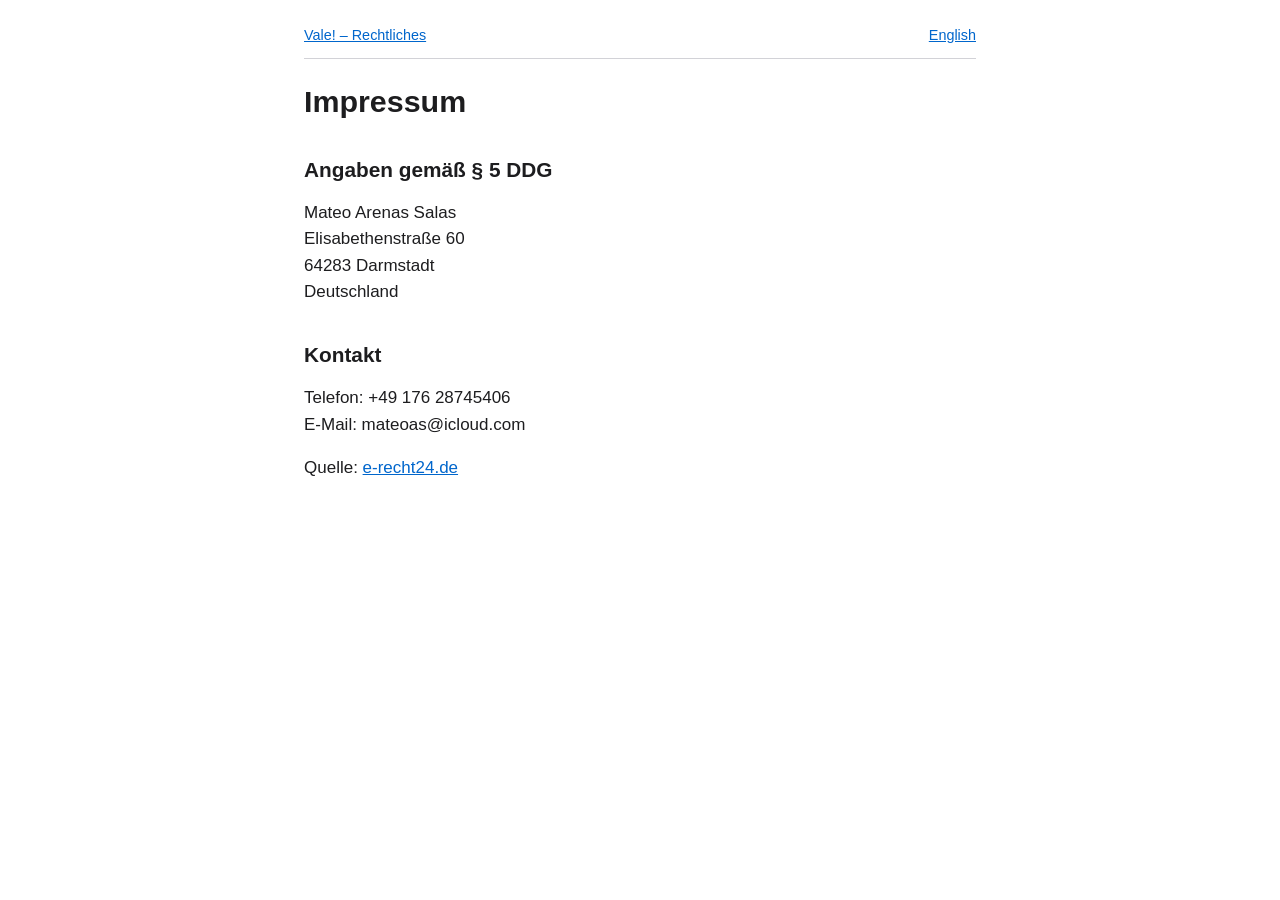
<file: impressum.de.html>
<!doctype html>
<html lang="de">
<head>
<meta charset="utf-8">
<meta name="viewport" content="width=device-width, initial-scale=1">
<title>Impressum – Vale!</title>
<link rel="stylesheet" href="style.css">
<link rel="alternate" hreflang="en" href="impressum.en.html">
</head>
<body>
<main>
<nav class="lang"><a href="./">Vale! – Rechtliches</a><a href="impressum.en.html" hreflang="en" lang="en">English</a></nav>
<!-- Document text below is unchanged; edit it in both languages together. -->
<h1>Impressum</h1>

<h2>Angaben gemäß § 5 DDG</h2>
<p>Mateo Arenas Salas<br />
Elisabethenstraße 60<br />
64283 Darmstadt<br />
Deutschland</p>

<h2>Kontakt</h2>
<p>Telefon: +49 176 28745406<br />
E-Mail: mateoas@icloud.com</p>

<p>Quelle: <a href="https://www.e-recht24.de">e-recht24.de</a></p>
</main>
</body>
</html>
</file>
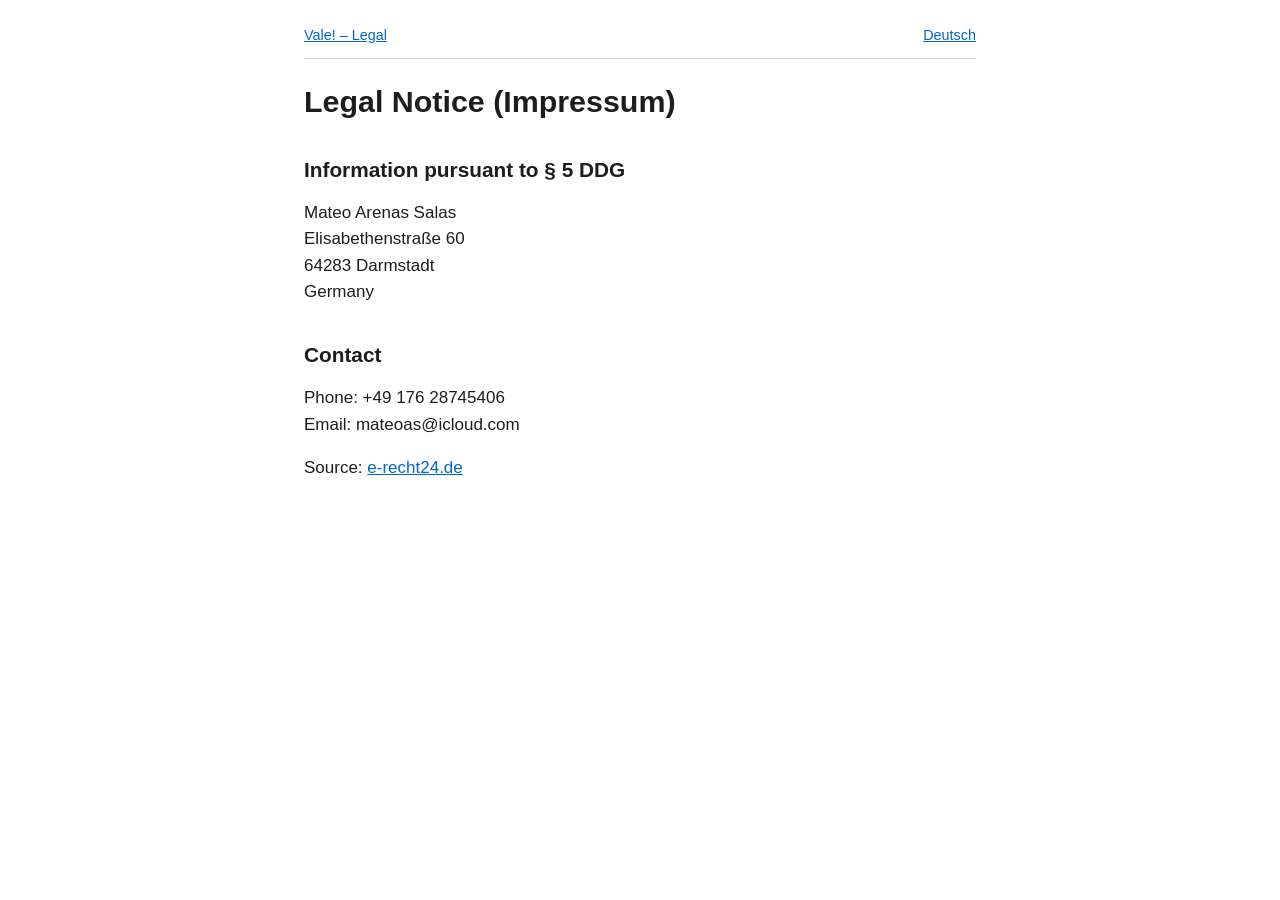
<file: impressum.en.html>
<!doctype html>
<html lang="en">
<head>
<meta charset="utf-8">
<meta name="viewport" content="width=device-width, initial-scale=1">
<title>Legal Notice (Impressum) – Vale!</title>
<link rel="stylesheet" href="style.css">
<link rel="alternate" hreflang="de" href="impressum.de.html">
</head>
<body>
<main>
<nav class="lang"><a href="./">Vale! – Legal</a><a href="impressum.de.html" hreflang="de" lang="de">Deutsch</a></nav>
<!-- Document text below is unchanged; edit it in both languages together. -->
<h1>Legal Notice (Impressum)</h1>

<h2>Information pursuant to § 5 DDG</h2>
<p>Mateo Arenas Salas<br />
Elisabethenstraße 60<br />
64283 Darmstadt<br />
Germany</p>

<h2>Contact</h2>
<p>Phone: +49 176 28745406<br />
Email: mateoas@icloud.com</p>

<p>Source: <a href="https://www.e-recht24.de">e-recht24.de</a></p>
</main>
</body>
</html>
</file>
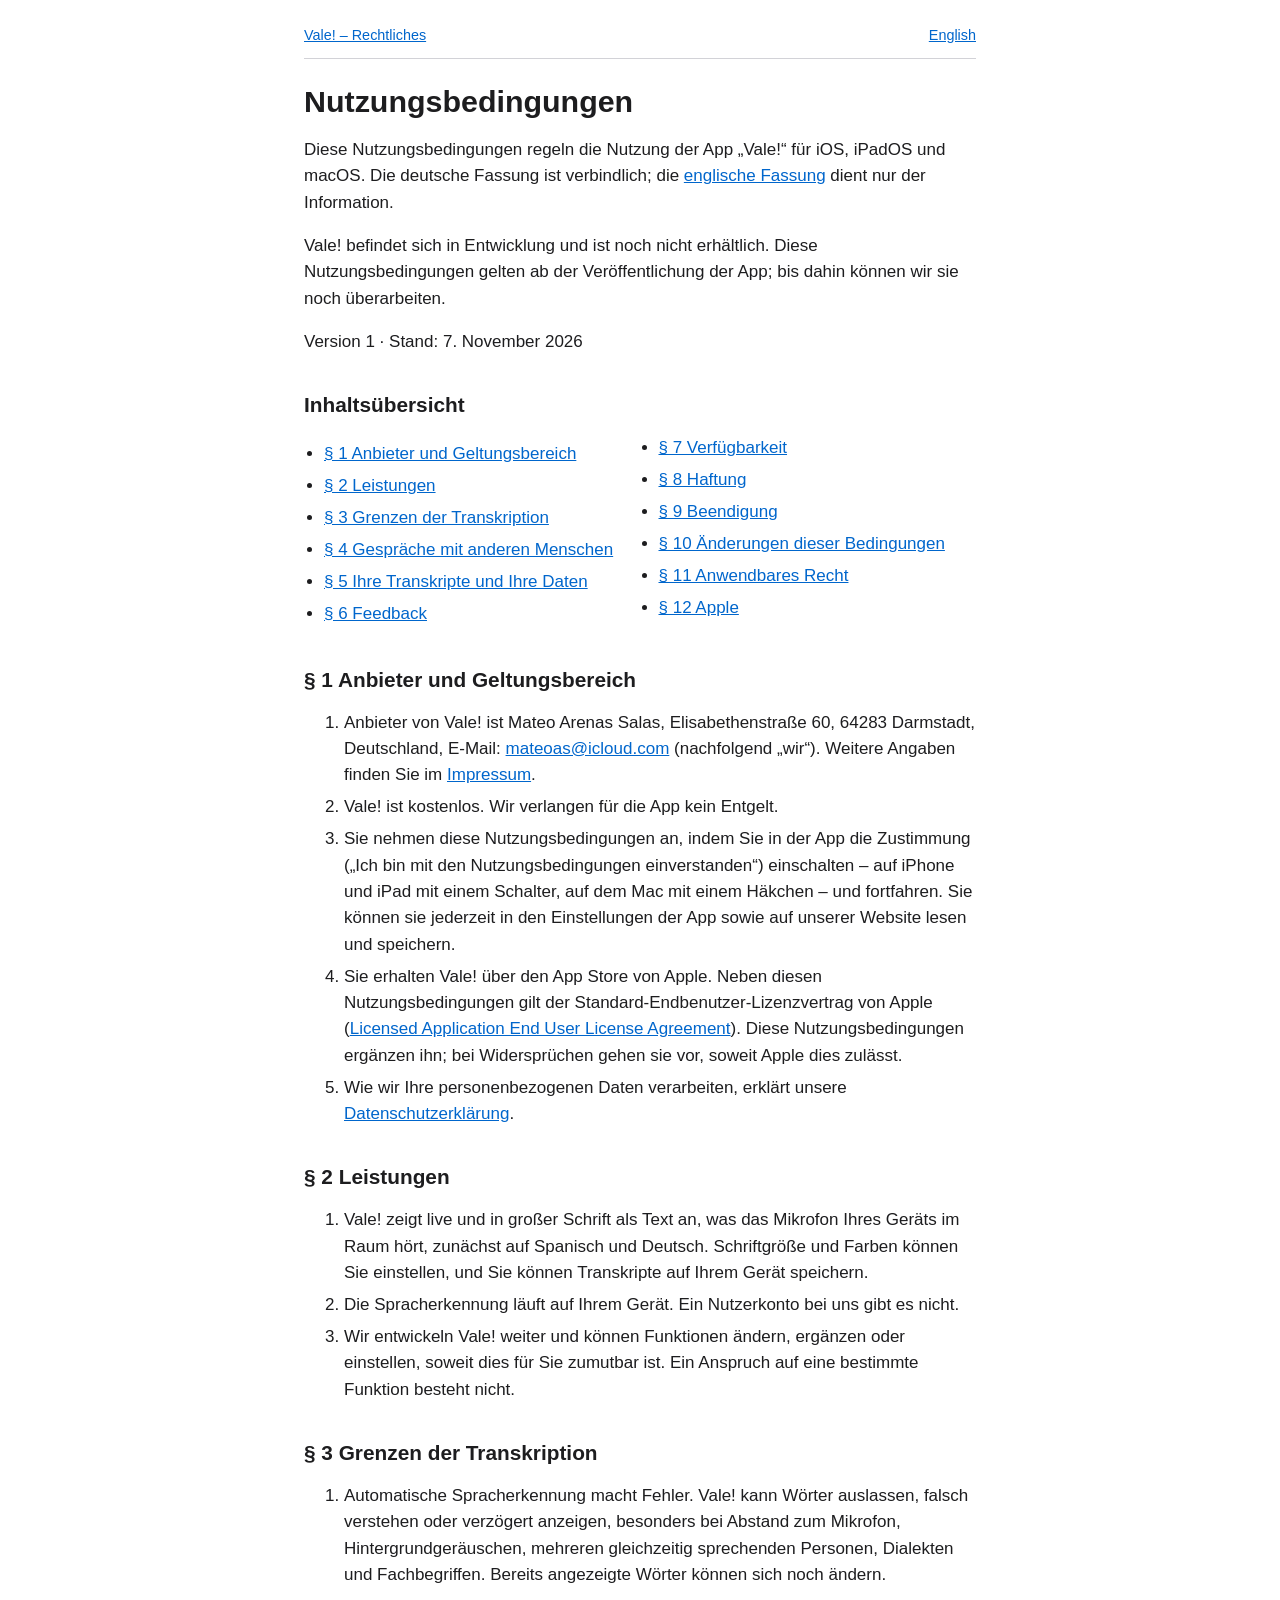
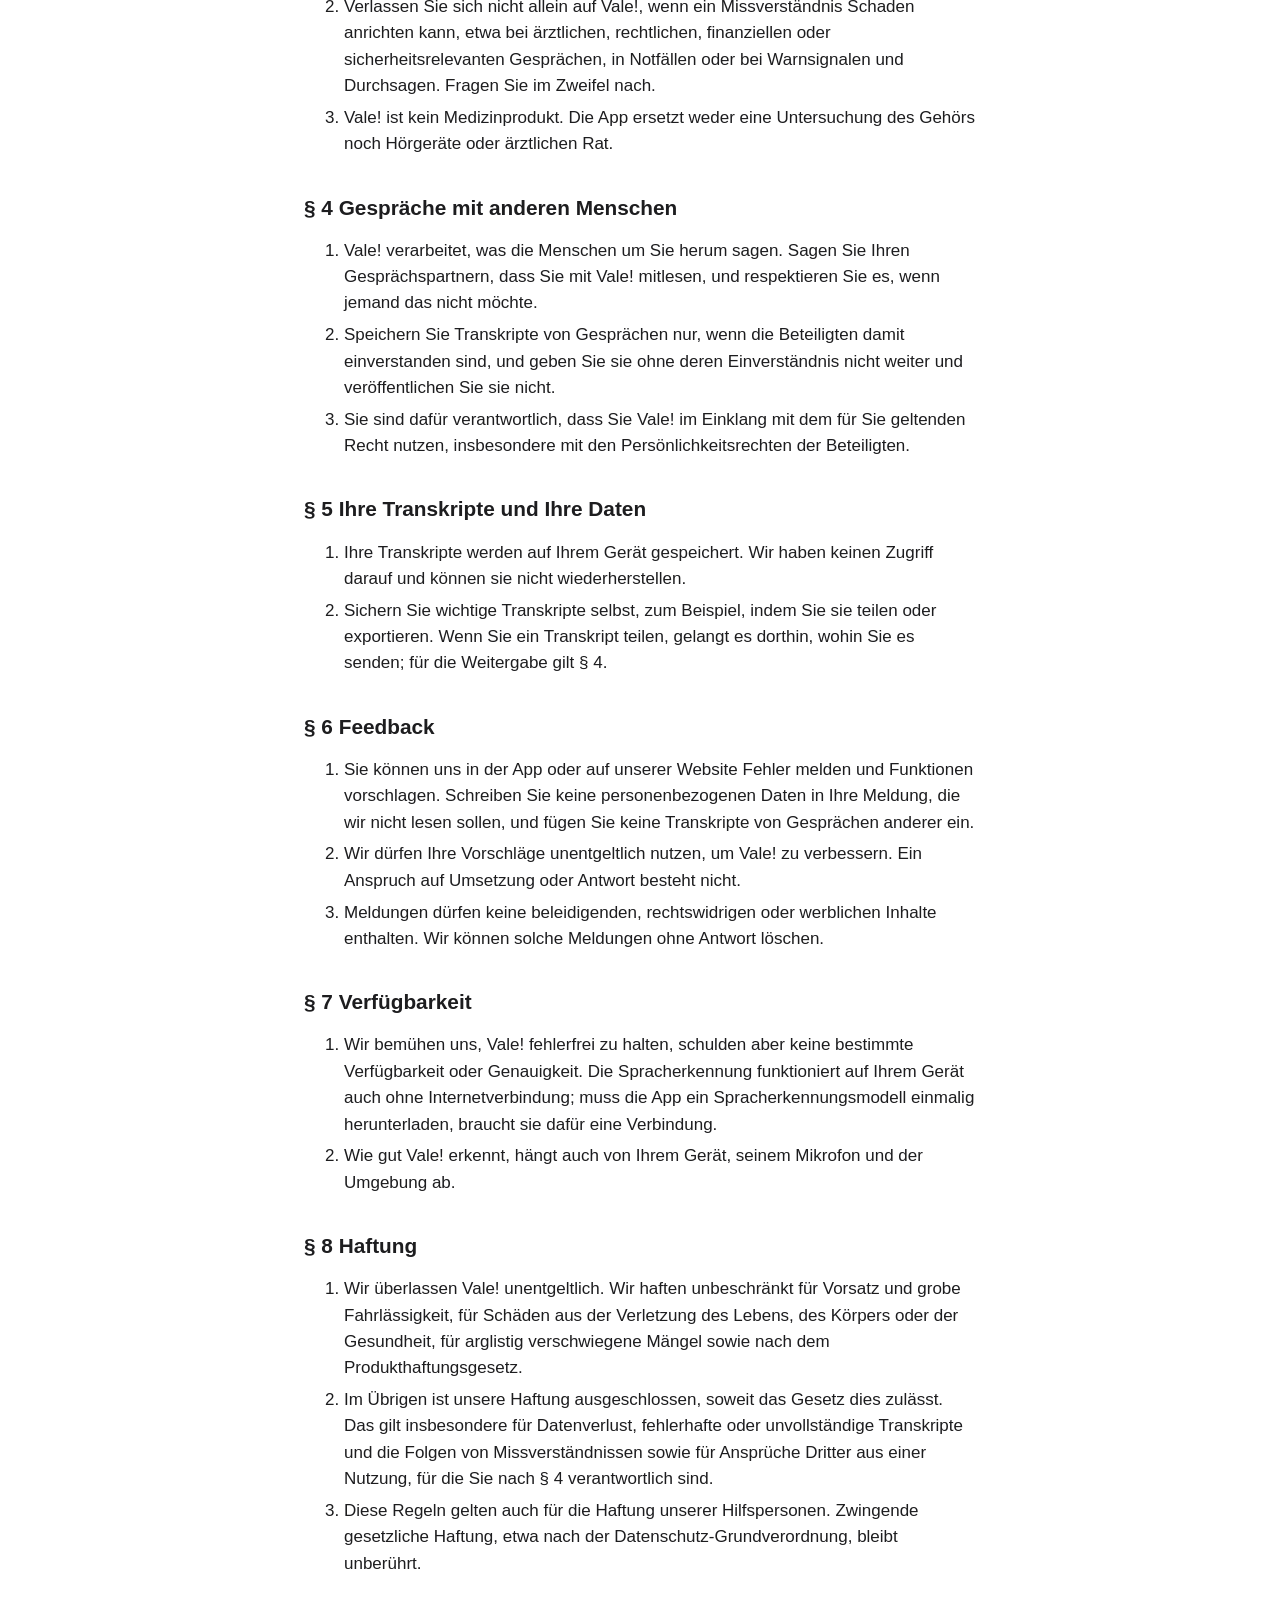
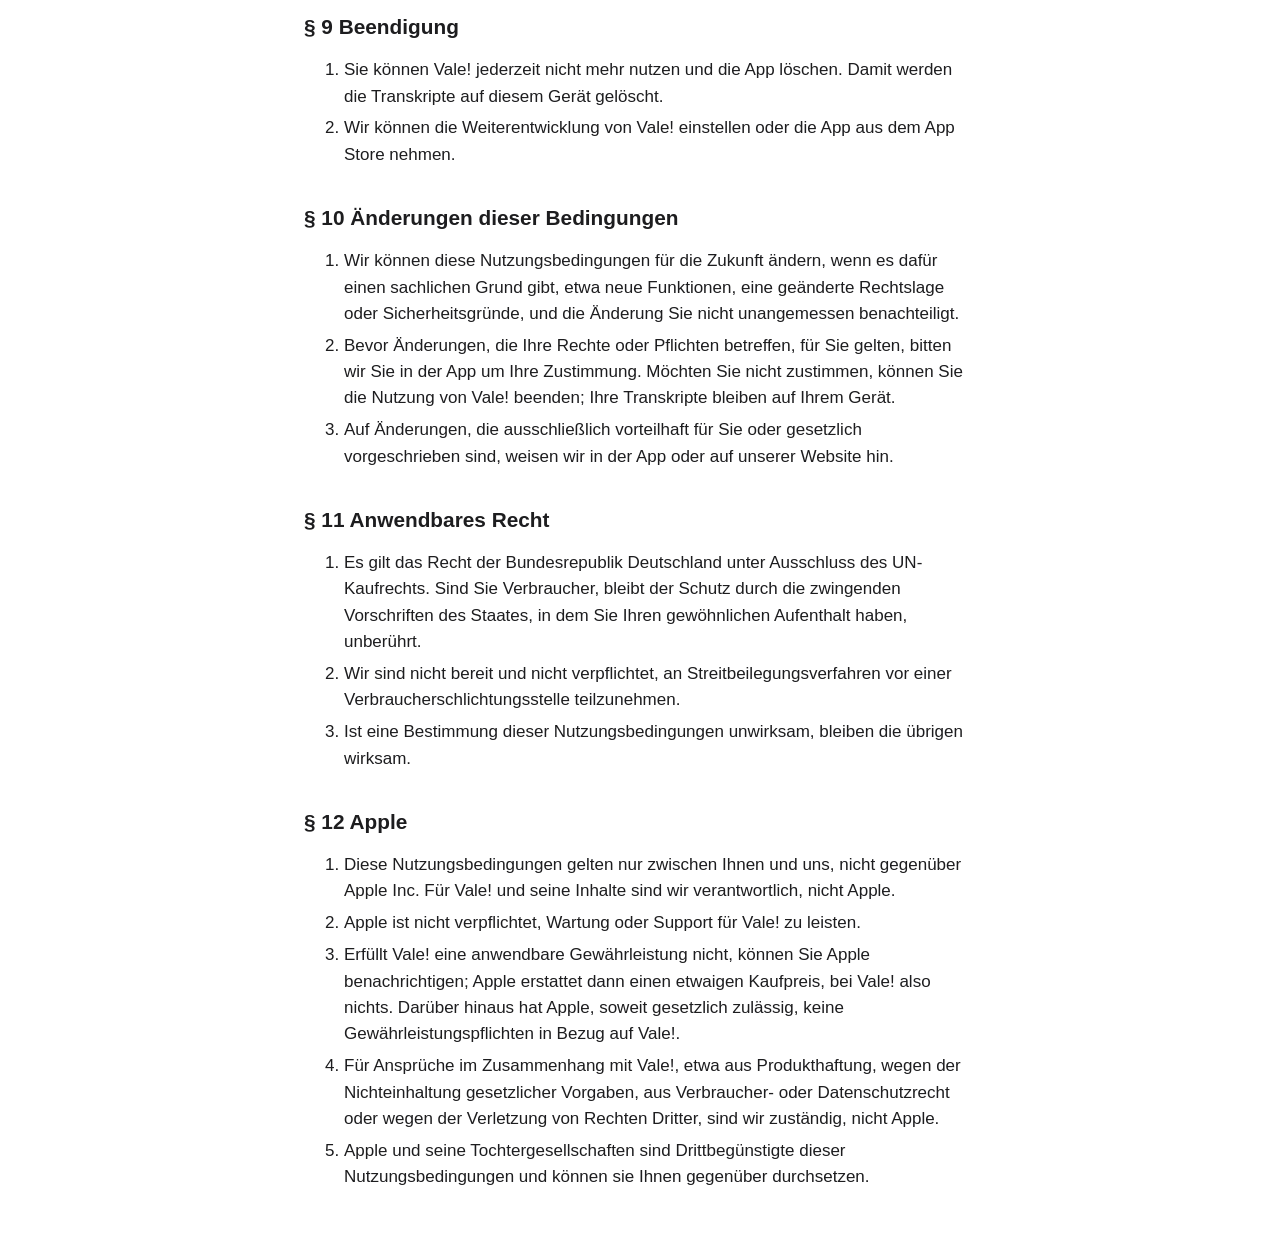
<file: nutzungsbedingungen.de.html>
<!doctype html>
<html lang="de">
<head>
<meta charset="utf-8">
<meta name="viewport" content="width=device-width, initial-scale=1">
<title>Nutzungsbedingungen – Vale!</title>
<link rel="stylesheet" href="style.css">
<link rel="alternate" hreflang="en" href="nutzungsbedingungen.en.html">
</head>
<body>
<main>
<nav class="lang"><a href="./">Vale! – Rechtliches</a><a href="nutzungsbedingungen.en.html" hreflang="en" lang="en">English</a></nav>
<!-- Edit the document text below in both languages together. -->
<h1>Nutzungsbedingungen</h1>
<p>Diese Nutzungsbedingungen regeln die Nutzung der App „Vale!“ für iOS, iPadOS und macOS. Die deutsche Fassung ist verbindlich; die <a href="nutzungsbedingungen.en.html" lang="en">englische Fassung</a> dient nur der Information.</p>
<p>Vale! befindet sich in Entwicklung und ist noch nicht erhältlich. Diese Nutzungsbedingungen gelten ab der Veröffentlichung der App; bis dahin können wir sie noch überarbeiten.</p>
<p>Version 1 · Stand: 7. November 2026</p>

<h2>Inhaltsübersicht</h2>
<ul class="index"><li><a href="#t1">§ 1 Anbieter und Geltungsbereich</a></li><li><a href="#t2">§ 2 Leistungen</a></li><li><a href="#t3">§ 3 Grenzen der Transkription</a></li><li><a href="#t4">§ 4 Gespräche mit anderen Menschen</a></li><li><a href="#t5">§ 5 Ihre Transkripte und Ihre Daten</a></li><li><a href="#t6">§ 6 Feedback</a></li><li><a href="#t7">§ 7 Verfügbarkeit</a></li><li><a href="#t8">§ 8 Haftung</a></li><li><a href="#t9">§ 9 Beendigung</a></li><li><a href="#t10">§ 10 Änderungen dieser Bedingungen</a></li><li><a href="#t11">§ 11 Anwendbares Recht</a></li><li><a href="#t12">§ 12 Apple</a></li></ul>

<h2 id="t1">§ 1 Anbieter und Geltungsbereich</h2>
<ol>
<li>Anbieter von Vale! ist Mateo Arenas Salas, Elisabethenstraße 60, 64283 Darmstadt, Deutschland, E-Mail: <a href="mailto:mateoas@icloud.com">mateoas@icloud.com</a> (nachfolgend „wir“). Weitere Angaben finden Sie im <a href="impressum.de.html">Impressum</a>.</li>
<li>Vale! ist kostenlos. Wir verlangen für die App kein Entgelt.</li>
<li>Sie nehmen diese Nutzungsbedingungen an, indem Sie in der App die Zustimmung („Ich bin mit den Nutzungsbedingungen einverstanden“) einschalten – auf iPhone und iPad mit einem Schalter, auf dem Mac mit einem Häkchen – und fortfahren. Sie können sie jederzeit in den Einstellungen der App sowie auf unserer Website lesen und speichern.</li>
<li>Sie erhalten Vale! über den App Store von Apple. Neben diesen Nutzungsbedingungen gilt der Standard-Endbenutzer-Lizenzvertrag von Apple (<a href="https://www.apple.com/legal/internet-services/itunes/dev/stdeula/" target="_blank">Licensed Application End User License Agreement</a>). Diese Nutzungsbedingungen ergänzen ihn; bei Widersprüchen gehen sie vor, soweit Apple dies zulässt.</li>
<li>Wie wir Ihre personenbezogenen Daten verarbeiten, erklärt unsere <a href="datenschutzerklaerung.de.html">Datenschutzerklärung</a>.</li>
</ol>

<h2 id="t2">§ 2 Leistungen</h2>
<ol>
<li>Vale! zeigt live und in großer Schrift als Text an, was das Mikrofon Ihres Geräts im Raum hört, zunächst auf Spanisch und Deutsch. Schriftgröße und Farben können Sie einstellen, und Sie können Transkripte auf Ihrem Gerät speichern.</li>
<li>Die Spracherkennung läuft auf Ihrem Gerät. Ein Nutzerkonto bei uns gibt es nicht.</li>
<li>Wir entwickeln Vale! weiter und können Funktionen ändern, ergänzen oder einstellen, soweit dies für Sie zumutbar ist. Ein Anspruch auf eine bestimmte Funktion besteht nicht.</li>
</ol>

<h2 id="t3">§ 3 Grenzen der Transkription</h2>
<ol>
<li>Automatische Spracherkennung macht Fehler. Vale! kann Wörter auslassen, falsch verstehen oder verzögert anzeigen, besonders bei Abstand zum Mikrofon, Hintergrundgeräuschen, mehreren gleichzeitig sprechenden Personen, Dialekten und Fachbegriffen. Bereits angezeigte Wörter können sich noch ändern.</li>
<li>Verlassen Sie sich nicht allein auf Vale!, wenn ein Missverständnis Schaden anrichten kann, etwa bei ärztlichen, rechtlichen, finanziellen oder sicherheitsrelevanten Gesprächen, in Notfällen oder bei Warnsignalen und Durchsagen. Fragen Sie im Zweifel nach.</li>
<li>Vale! ist kein Medizinprodukt. Die App ersetzt weder eine Untersuchung des Gehörs noch Hörgeräte oder ärztlichen Rat.</li>
</ol>

<h2 id="t4">§ 4 Gespräche mit anderen Menschen</h2>
<ol>
<li>Vale! verarbeitet, was die Menschen um Sie herum sagen. Sagen Sie Ihren Gesprächspartnern, dass Sie mit Vale! mitlesen, und respektieren Sie es, wenn jemand das nicht möchte.</li>
<li>Speichern Sie Transkripte von Gesprächen nur, wenn die Beteiligten damit einverstanden sind, und geben Sie sie ohne deren Einverständnis nicht weiter und veröffentlichen Sie sie nicht.</li>
<li>Sie sind dafür verantwortlich, dass Sie Vale! im Einklang mit dem für Sie geltenden Recht nutzen, insbesondere mit den Persönlichkeitsrechten der Beteiligten.</li>
</ol>

<h2 id="t5">§ 5 Ihre Transkripte und Ihre Daten</h2>
<ol>
<li>Ihre Transkripte werden auf Ihrem Gerät gespeichert. Wir haben keinen Zugriff darauf und können sie nicht wiederherstellen.</li>
<li>Sichern Sie wichtige Transkripte selbst, zum Beispiel, indem Sie sie teilen oder exportieren. Wenn Sie ein Transkript teilen, gelangt es dorthin, wohin Sie es senden; für die Weitergabe gilt § 4.</li>
</ol>

<h2 id="t6">§ 6 Feedback</h2>
<ol>
<li>Sie können uns in der App oder auf unserer Website Fehler melden und Funktionen vorschlagen. Schreiben Sie keine personenbezogenen Daten in Ihre Meldung, die wir nicht lesen sollen, und fügen Sie keine Transkripte von Gesprächen anderer ein.</li>
<li>Wir dürfen Ihre Vorschläge unentgeltlich nutzen, um Vale! zu verbessern. Ein Anspruch auf Umsetzung oder Antwort besteht nicht.</li>
<li>Meldungen dürfen keine beleidigenden, rechtswidrigen oder werblichen Inhalte enthalten. Wir können solche Meldungen ohne Antwort löschen.</li>
</ol>

<h2 id="t7">§ 7 Verfügbarkeit</h2>
<ol>
<li>Wir bemühen uns, Vale! fehlerfrei zu halten, schulden aber keine bestimmte Verfügbarkeit oder Genauigkeit. Die Spracherkennung funktioniert auf Ihrem Gerät auch ohne Internetverbindung; muss die App ein Spracherkennungsmodell einmalig herunterladen, braucht sie dafür eine Verbindung.</li>
<li>Wie gut Vale! erkennt, hängt auch von Ihrem Gerät, seinem Mikrofon und der Umgebung ab.</li>
</ol>

<h2 id="t8">§ 8 Haftung</h2>
<ol>
<li>Wir überlassen Vale! unentgeltlich. Wir haften unbeschränkt für Vorsatz und grobe Fahrlässigkeit, für Schäden aus der Verletzung des Lebens, des Körpers oder der Gesundheit, für arglistig verschwiegene Mängel sowie nach dem Produkthaftungsgesetz.</li>
<li>Im Übrigen ist unsere Haftung ausgeschlossen, soweit das Gesetz dies zulässt. Das gilt insbesondere für Datenverlust, fehlerhafte oder unvollständige Transkripte und die Folgen von Missverständnissen sowie für Ansprüche Dritter aus einer Nutzung, für die Sie nach § 4 verantwortlich sind.</li>
<li>Diese Regeln gelten auch für die Haftung unserer Hilfspersonen. Zwingende gesetzliche Haftung, etwa nach der Datenschutz-Grundverordnung, bleibt unberührt.</li>
</ol>

<h2 id="t9">§ 9 Beendigung</h2>
<ol>
<li>Sie können Vale! jederzeit nicht mehr nutzen und die App löschen. Damit werden die Transkripte auf diesem Gerät gelöscht.</li>
<li>Wir können die Weiterentwicklung von Vale! einstellen oder die App aus dem App Store nehmen.</li>
</ol>

<h2 id="t10">§ 10 Änderungen dieser Bedingungen</h2>
<ol>
<li>Wir können diese Nutzungsbedingungen für die Zukunft ändern, wenn es dafür einen sachlichen Grund gibt, etwa neue Funktionen, eine geänderte Rechtslage oder Sicherheitsgründe, und die Änderung Sie nicht unangemessen benachteiligt.</li>
<li>Bevor Änderungen, die Ihre Rechte oder Pflichten betreffen, für Sie gelten, bitten wir Sie in der App um Ihre Zustimmung. Möchten Sie nicht zustimmen, können Sie die Nutzung von Vale! beenden; Ihre Transkripte bleiben auf Ihrem Gerät.</li>
<li>Auf Änderungen, die ausschließlich vorteilhaft für Sie oder gesetzlich vorgeschrieben sind, weisen wir in der App oder auf unserer Website hin.</li>
</ol>

<h2 id="t11">§ 11 Anwendbares Recht</h2>
<ol>
<li>Es gilt das Recht der Bundesrepublik Deutschland unter Ausschluss des UN-Kaufrechts. Sind Sie Verbraucher, bleibt der Schutz durch die zwingenden Vorschriften des Staates, in dem Sie Ihren gewöhnlichen Aufenthalt haben, unberührt.</li>
<li>Wir sind nicht bereit und nicht verpflichtet, an Streitbeilegungsverfahren vor einer Verbraucherschlichtungsstelle teilzunehmen.</li>
<li>Ist eine Bestimmung dieser Nutzungsbedingungen unwirksam, bleiben die übrigen wirksam.</li>
</ol>

<h2 id="t12">§ 12 Apple</h2>
<ol>
<li>Diese Nutzungsbedingungen gelten nur zwischen Ihnen und uns, nicht gegenüber Apple Inc. Für Vale! und seine Inhalte sind wir verantwortlich, nicht Apple.</li>
<li>Apple ist nicht verpflichtet, Wartung oder Support für Vale! zu leisten.</li>
<li>Erfüllt Vale! eine anwendbare Gewährleistung nicht, können Sie Apple benachrichtigen; Apple erstattet dann einen etwaigen Kaufpreis, bei Vale! also nichts. Darüber hinaus hat Apple, soweit gesetzlich zulässig, keine Gewährleistungspflichten in Bezug auf Vale!.</li>
<li>Für Ansprüche im Zusammenhang mit Vale!, etwa aus Produkthaftung, wegen der Nichteinhaltung gesetzlicher Vorgaben, aus Verbraucher- oder Datenschutzrecht oder wegen der Verletzung von Rechten Dritter, sind wir zuständig, nicht Apple.</li>
<li>Apple und seine Tochtergesellschaften sind Drittbegünstigte dieser Nutzungsbedingungen und können sie Ihnen gegenüber durchsetzen.</li>
</ol>
</main>
</body>
</html>
</file>
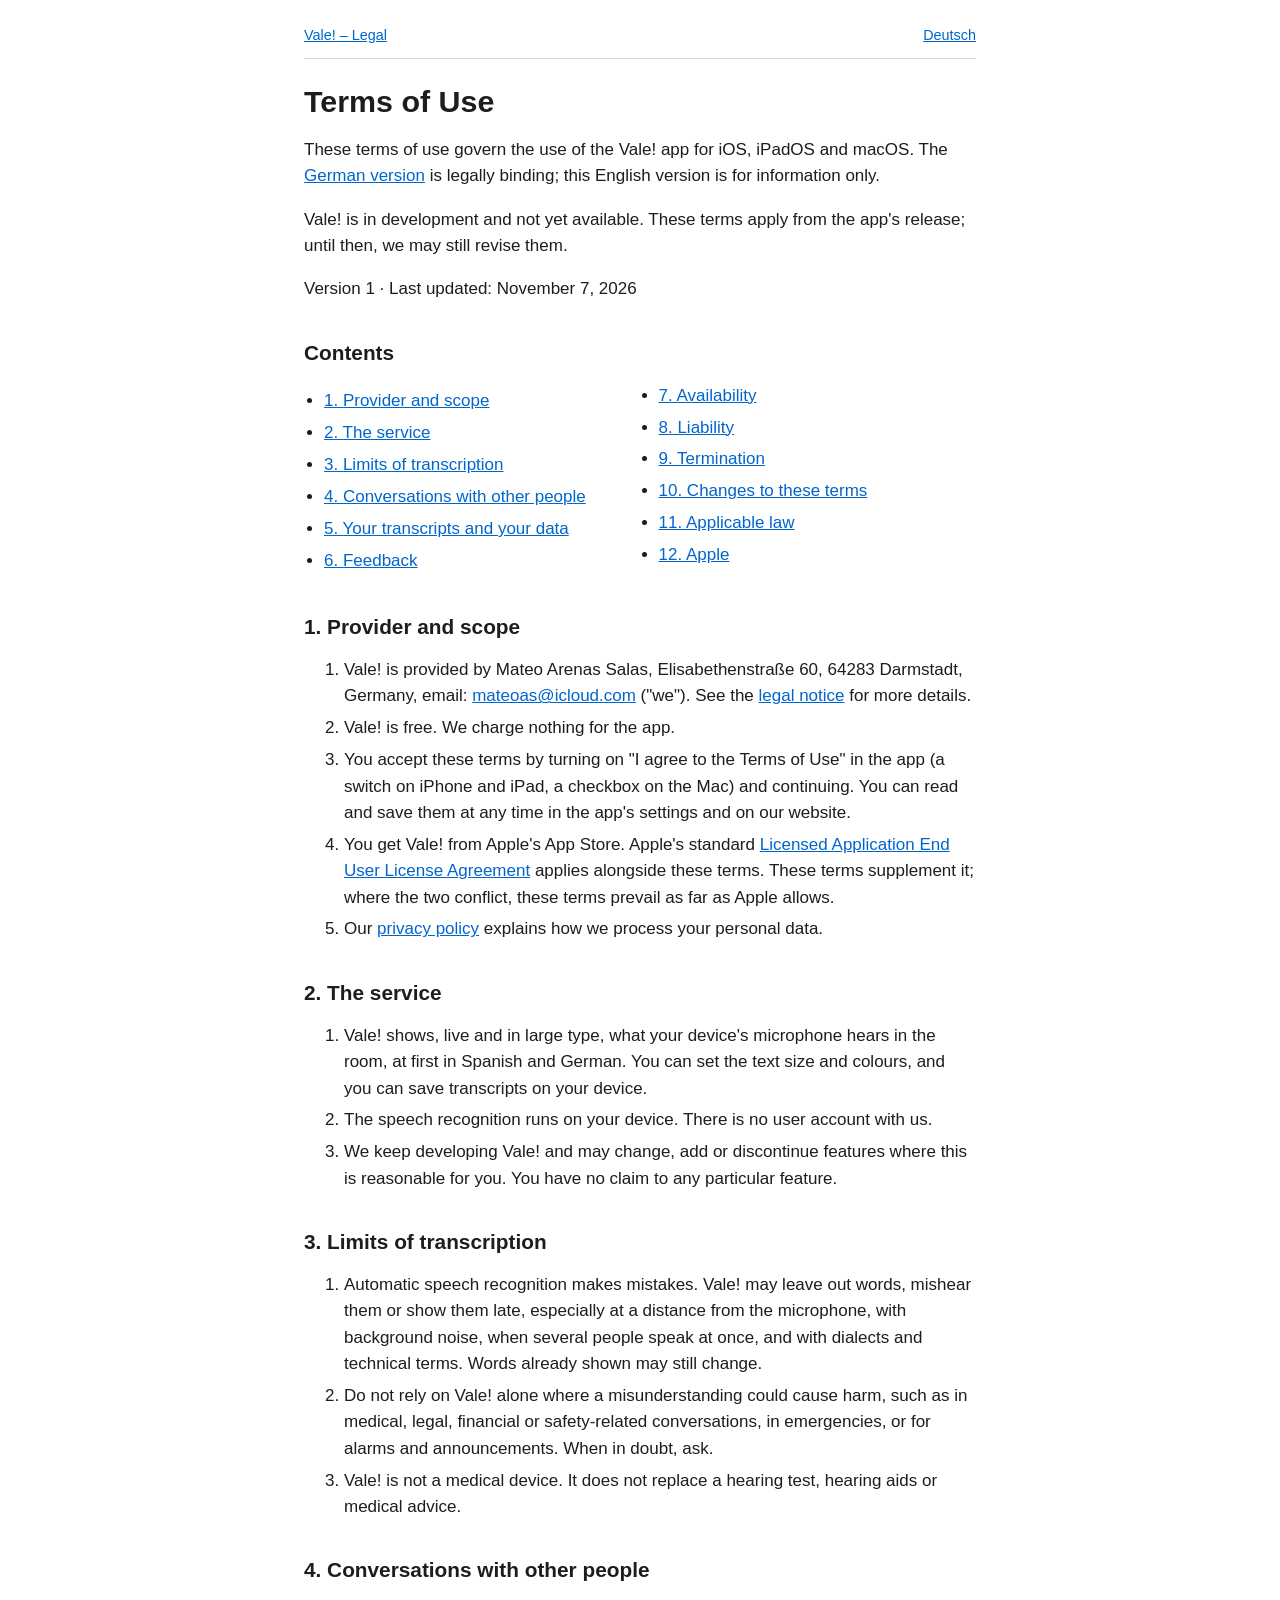
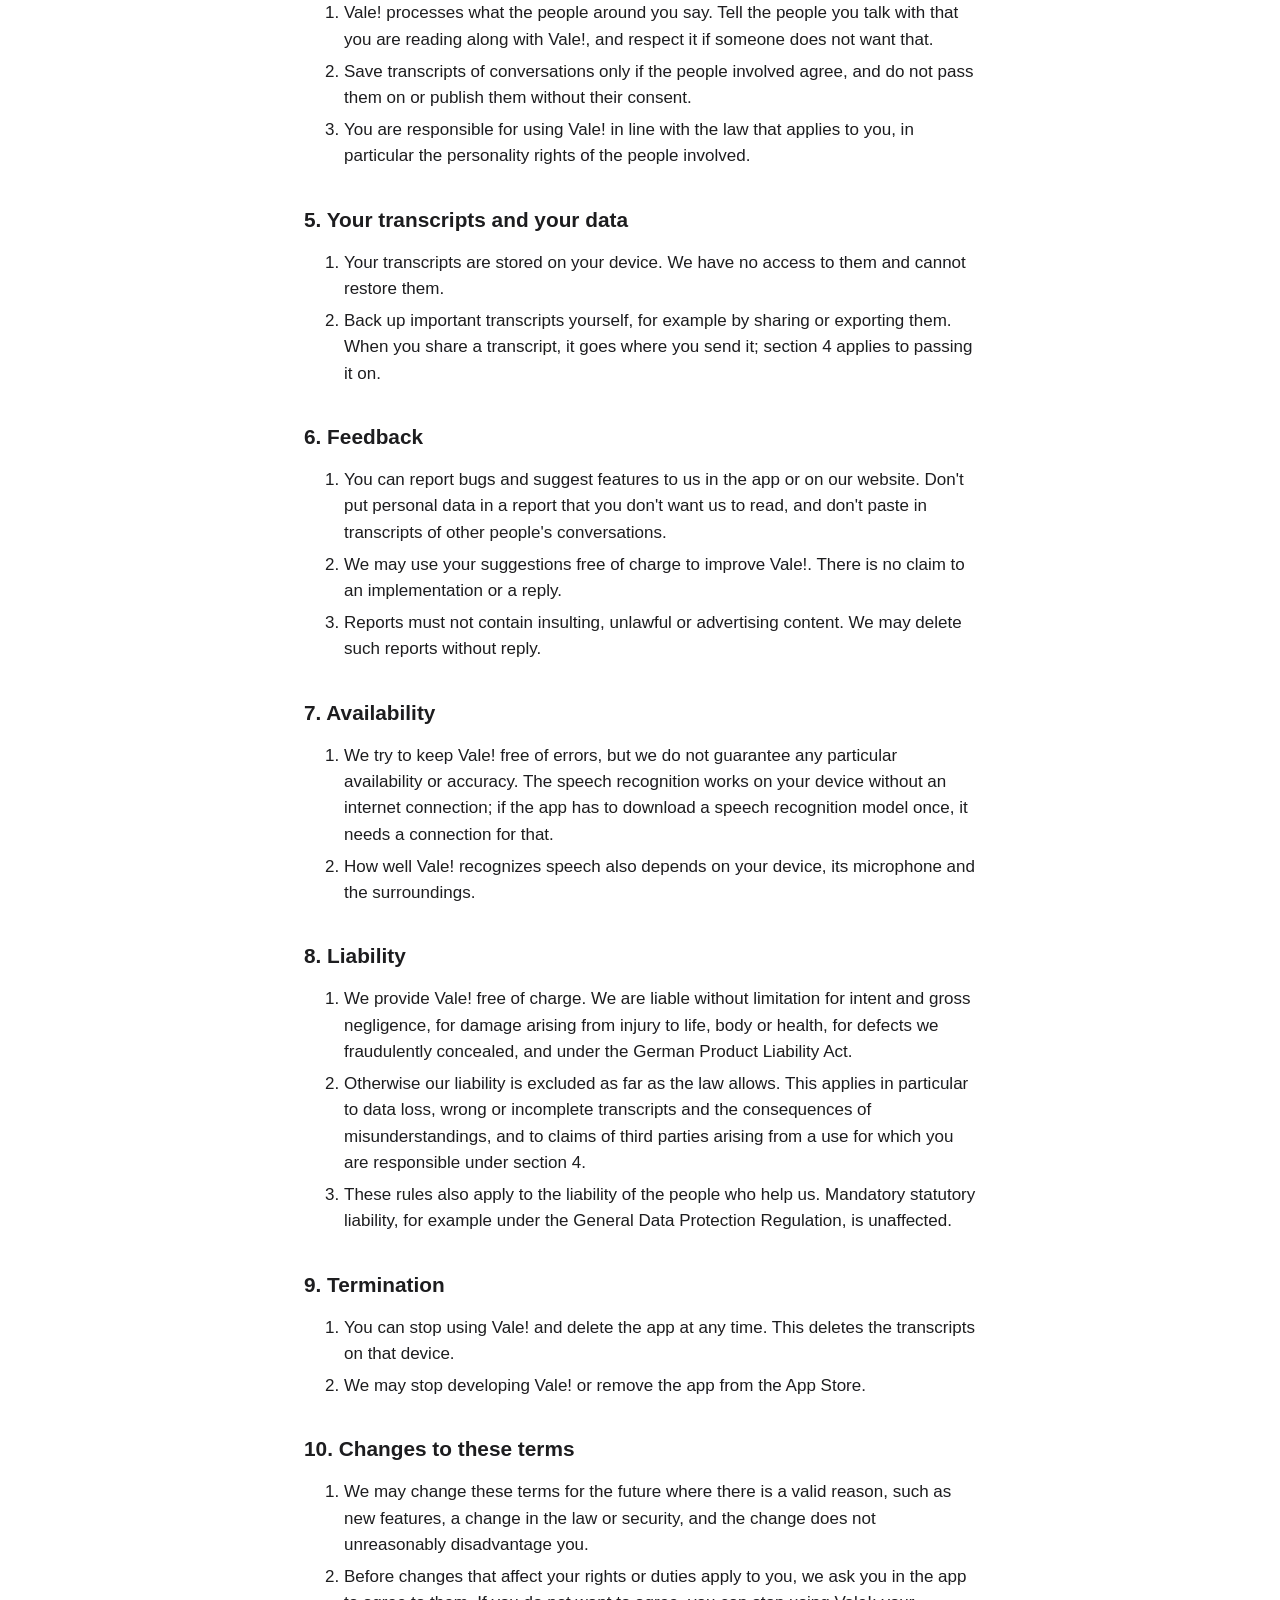
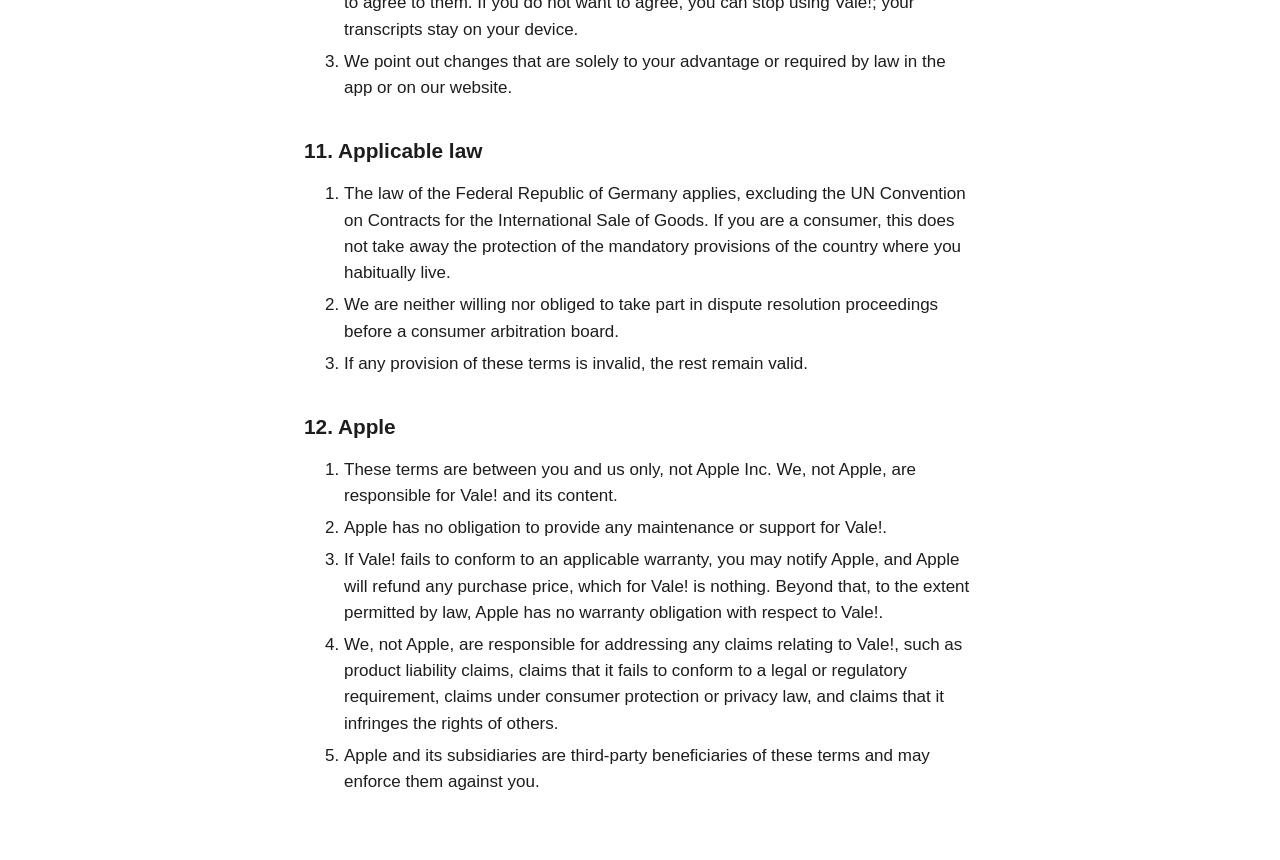
<file: nutzungsbedingungen.en.html>
<!doctype html>
<html lang="en">
<head>
<meta charset="utf-8">
<meta name="viewport" content="width=device-width, initial-scale=1">
<title>Terms of Use – Vale!</title>
<link rel="stylesheet" href="style.css">
<link rel="alternate" hreflang="de" href="nutzungsbedingungen.de.html">
</head>
<body>
<main>
<nav class="lang"><a href="./">Vale! – Legal</a><a href="nutzungsbedingungen.de.html" hreflang="de" lang="de">Deutsch</a></nav>
<!-- Edit the document text below in both languages together. -->
<h1>Terms of Use</h1>
<p>These terms of use govern the use of the Vale! app for iOS, iPadOS and macOS. The <a href="nutzungsbedingungen.de.html" lang="de">German version</a> is legally binding; this English version is for information only.</p>
<p>Vale! is in development and not yet available. These terms apply from the app's release; until then, we may still revise them.</p>
<p>Version 1 · Last updated: November 7, 2026</p>

<h2>Contents</h2>
<ul class="index"><li><a href="#t1">1. Provider and scope</a></li><li><a href="#t2">2. The service</a></li><li><a href="#t3">3. Limits of transcription</a></li><li><a href="#t4">4. Conversations with other people</a></li><li><a href="#t5">5. Your transcripts and your data</a></li><li><a href="#t6">6. Feedback</a></li><li><a href="#t7">7. Availability</a></li><li><a href="#t8">8. Liability</a></li><li><a href="#t9">9. Termination</a></li><li><a href="#t10">10. Changes to these terms</a></li><li><a href="#t11">11. Applicable law</a></li><li><a href="#t12">12. Apple</a></li></ul>

<h2 id="t1">1. Provider and scope</h2>
<ol>
<li>Vale! is provided by Mateo Arenas Salas, Elisabethenstraße 60, 64283 Darmstadt, Germany, email: <a href="mailto:mateoas@icloud.com">mateoas@icloud.com</a> ("we"). See the <a href="impressum.en.html">legal notice</a> for more details.</li>
<li>Vale! is free. We charge nothing for the app.</li>
<li>You accept these terms by turning on "I agree to the Terms of Use" in the app (a switch on iPhone and iPad, a checkbox on the Mac) and continuing. You can read and save them at any time in the app's settings and on our website.</li>
<li>You get Vale! from Apple's App Store. Apple's standard <a href="https://www.apple.com/legal/internet-services/itunes/dev/stdeula/" target="_blank">Licensed Application End User License Agreement</a> applies alongside these terms. These terms supplement it; where the two conflict, these terms prevail as far as Apple allows.</li>
<li>Our <a href="datenschutzerklaerung.en.html">privacy policy</a> explains how we process your personal data.</li>
</ol>

<h2 id="t2">2. The service</h2>
<ol>
<li>Vale! shows, live and in large type, what your device's microphone hears in the room, at first in Spanish and German. You can set the text size and colours, and you can save transcripts on your device.</li>
<li>The speech recognition runs on your device. There is no user account with us.</li>
<li>We keep developing Vale! and may change, add or discontinue features where this is reasonable for you. You have no claim to any particular feature.</li>
</ol>

<h2 id="t3">3. Limits of transcription</h2>
<ol>
<li>Automatic speech recognition makes mistakes. Vale! may leave out words, mishear them or show them late, especially at a distance from the microphone, with background noise, when several people speak at once, and with dialects and technical terms. Words already shown may still change.</li>
<li>Do not rely on Vale! alone where a misunderstanding could cause harm, such as in medical, legal, financial or safety-related conversations, in emergencies, or for alarms and announcements. When in doubt, ask.</li>
<li>Vale! is not a medical device. It does not replace a hearing test, hearing aids or medical advice.</li>
</ol>

<h2 id="t4">4. Conversations with other people</h2>
<ol>
<li>Vale! processes what the people around you say. Tell the people you talk with that you are reading along with Vale!, and respect it if someone does not want that.</li>
<li>Save transcripts of conversations only if the people involved agree, and do not pass them on or publish them without their consent.</li>
<li>You are responsible for using Vale! in line with the law that applies to you, in particular the personality rights of the people involved.</li>
</ol>

<h2 id="t5">5. Your transcripts and your data</h2>
<ol>
<li>Your transcripts are stored on your device. We have no access to them and cannot restore them.</li>
<li>Back up important transcripts yourself, for example by sharing or exporting them. When you share a transcript, it goes where you send it; section 4 applies to passing it on.</li>
</ol>

<h2 id="t6">6. Feedback</h2>
<ol>
<li>You can report bugs and suggest features to us in the app or on our website. Don't put personal data in a report that you don't want us to read, and don't paste in transcripts of other people's conversations.</li>
<li>We may use your suggestions free of charge to improve Vale!. There is no claim to an implementation or a reply.</li>
<li>Reports must not contain insulting, unlawful or advertising content. We may delete such reports without reply.</li>
</ol>

<h2 id="t7">7. Availability</h2>
<ol>
<li>We try to keep Vale! free of errors, but we do not guarantee any particular availability or accuracy. The speech recognition works on your device without an internet connection; if the app has to download a speech recognition model once, it needs a connection for that.</li>
<li>How well Vale! recognizes speech also depends on your device, its microphone and the surroundings.</li>
</ol>

<h2 id="t8">8. Liability</h2>
<ol>
<li>We provide Vale! free of charge. We are liable without limitation for intent and gross negligence, for damage arising from injury to life, body or health, for defects we fraudulently concealed, and under the German Product Liability Act.</li>
<li>Otherwise our liability is excluded as far as the law allows. This applies in particular to data loss, wrong or incomplete transcripts and the consequences of misunderstandings, and to claims of third parties arising from a use for which you are responsible under section 4.</li>
<li>These rules also apply to the liability of the people who help us. Mandatory statutory liability, for example under the General Data Protection Regulation, is unaffected.</li>
</ol>

<h2 id="t9">9. Termination</h2>
<ol>
<li>You can stop using Vale! and delete the app at any time. This deletes the transcripts on that device.</li>
<li>We may stop developing Vale! or remove the app from the App Store.</li>
</ol>

<h2 id="t10">10. Changes to these terms</h2>
<ol>
<li>We may change these terms for the future where there is a valid reason, such as new features, a change in the law or security, and the change does not unreasonably disadvantage you.</li>
<li>Before changes that affect your rights or duties apply to you, we ask you in the app to agree to them. If you do not want to agree, you can stop using Vale!; your transcripts stay on your device.</li>
<li>We point out changes that are solely to your advantage or required by law in the app or on our website.</li>
</ol>

<h2 id="t11">11. Applicable law</h2>
<ol>
<li>The law of the Federal Republic of Germany applies, excluding the UN Convention on Contracts for the International Sale of Goods. If you are a consumer, this does not take away the protection of the mandatory provisions of the country where you habitually live.</li>
<li>We are neither willing nor obliged to take part in dispute resolution proceedings before a consumer arbitration board.</li>
<li>If any provision of these terms is invalid, the rest remain valid.</li>
</ol>

<h2 id="t12">12. Apple</h2>
<ol>
<li>These terms are between you and us only, not Apple Inc. We, not Apple, are responsible for Vale! and its content.</li>
<li>Apple has no obligation to provide any maintenance or support for Vale!.</li>
<li>If Vale! fails to conform to an applicable warranty, you may notify Apple, and Apple will refund any purchase price, which for Vale! is nothing. Beyond that, to the extent permitted by law, Apple has no warranty obligation with respect to Vale!.</li>
<li>We, not Apple, are responsible for addressing any claims relating to Vale!, such as product liability claims, claims that it fails to conform to a legal or regulatory requirement, claims under consumer protection or privacy law, and claims that it infringes the rights of others.</li>
<li>Apple and its subsidiaries are third-party beneficiaries of these terms and may enforce them against you.</li>
</ol>
</main>
</body>
</html>
</file>
<file: style.css>
:root {
    color-scheme: light dark;
    --text: #1d1d1f;
    --muted: #6e6e73;
    --bg: #ffffff;
    --rule: #d2d2d7;
    --link: #0066cc;
}

@media (prefers-color-scheme: dark) {
    :root {
        --text: #f5f5f7;
        --muted: #a1a1a6;
        --bg: #1c1c1e;
        --rule: #3a3a3c;
        --link: #4da3ff;
    }
}

* {
    box-sizing: border-box;
}

html {
    -webkit-text-size-adjust: 100%;
}

body {
    margin: 0;
    background: var(--bg);
    color: var(--text);
    font: 17px/1.55 -apple-system, BlinkMacSystemFont, "Helvetica Neue", Helvetica, Arial,
        sans-serif;
    overflow-wrap: break-word;
}

main {
    max-width: 44rem;
    margin: 0 auto;
    padding: 1.5rem 16px 3rem;
}

nav.lang {
    display: flex;
    justify-content: space-between;
    gap: 1rem;
    font-size: 0.9rem;
    color: var(--muted);
    border-bottom: 1px solid var(--rule);
    padding-bottom: 0.75rem;
    margin-bottom: 1.5rem;
}

a {
    color: var(--link);
}

h1 {
    font-size: 1.9rem;
    line-height: 1.2;
    margin: 0 0 1rem;
}

h2 {
    font-size: 1.3rem;
    line-height: 1.3;
    margin: 2.25rem 0 0.75rem;
}

h3 {
    font-size: 1.05rem;
    margin: 1.5rem 0 0.5rem;
}

ul {
    padding-left: 1.25rem;
}

li {
    margin: 0.35rem 0;
}

ul.index {
    columns: 2 16rem;
}

.seal {
    margin-top: 3rem;
    font-size: 0.85rem;
    color: var(--muted);
}

.docs {
    list-style: none;
    padding: 0;
}

.docs li {
    margin: 0.6rem 0;
}
</file>
